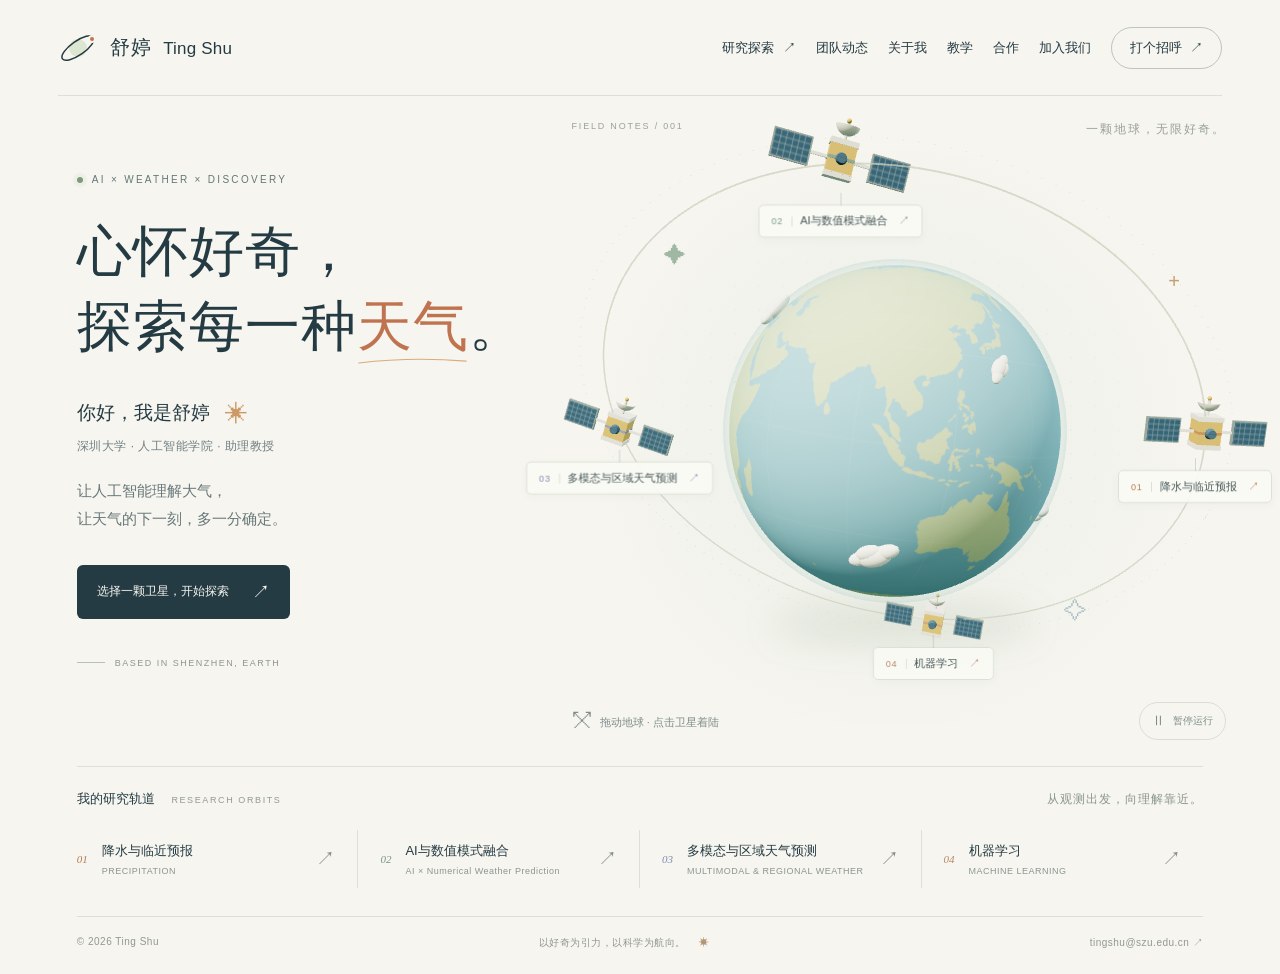
<file: index.html>
<!doctype html>
<html lang="zh-CN">
<head>
  <meta charset="UTF-8">
  <meta name="viewport" content="width=device-width,initial-scale=1">
  <meta name="theme-color" content="#f6f5ef">
  <meta name="description" content="舒婷 Ting Shu，深圳大学人工智能学院助理教授。探索人工智能与气象的交汇：降水临近预报、AI与数值模式融合、多模态与区域天气预测与机器学习。">
  <title>舒婷 Ting Shu · AI × Weather</title>
  <link rel="icon" href="./favicon.svg" type="image/svg+xml">
  <link rel="stylesheet" href="./styles.css?v=news1">
  <link rel="stylesheet" href="./machine-learning.css?v=visual-first1">
  <link rel="stylesheet" href="./precipitation.css?v=visual-first1">
  <link rel="stylesheet" href="./numerical-modeling.css?v=visual-first1">
  <link rel="stylesheet" href="./multimodal-weather.css?v=visual-first1">
  <link rel="stylesheet" href="./teaching.css?v=paper1">
  <link rel="stylesheet" href="./join-maze.css?v=visual-first1">
  <link rel="stylesheet" href="./collaboration-network.css?v=islands1">
  <link rel="stylesheet" href="./news.css?v=balloons4">
  <link rel="stylesheet" href="./about.css?v=visual-first1">
</head>
<body>
  <a class="skip-link" href="#research-list">跳转到研究方向</a>
  <header class="site-header">
    <a class="identity" href="#" aria-label="舒婷，返回首页">
      <svg class="brand-icon" viewBox="0 0 40 40" aria-hidden="true"><circle cx="20" cy="20" r="9"/><ellipse cx="20" cy="20" rx="19" ry="7" transform="rotate(-35 20 20)"/><circle class="brand-dot" cx="34" cy="11" r="3"/></svg>
      <span class="brand-name">舒婷 <span>Ting Shu</span></span>
      <span class="brand-divider"></span><span class="brand-note">A LITTLE PLANET OF IDEAS</span>
    </a>
    <nav aria-label="主导航">
      <a class="nav-research" href="#research-list">研究探索 <span>↗</span></a>
      <a href="#news" data-section-link>团队动态</a>
      <a class="nav-about" href="#about" data-section-link>关于我</a>
      <a href="#teaching" data-section-link>教学</a>
      <a href="#collaboration" data-section-link>合作</a>
      <a href="#join" data-section-link>加入我们</a>
      <a class="contact-link" href="mailto:tingshu@szu.edu.cn">打个招呼 <span>↗</span></a>
    </nav>
  </header>

  <main id="home">
    <section class="hero" aria-labelledby="home-title">
      <div class="intro">
        <div class="eyebrow"><span class="live-dot"></span> AI × WEATHER × DISCOVERY</div>
        <h1 id="home-title">心怀好奇，<br>探索每一种<span class="weather-word">天气<svg viewBox="0 0 190 15" aria-hidden="true"><path d="M3 10Q94 -1 185 7"/></svg></span>。</h1>
        <p class="hello">你好，我是舒婷 <span class="hello-star">✳</span></p>
        <p class="affiliation">深圳大学 · 人工智能学院 · 助理教授</p>
        <p class="intro-copy">让人工智能理解大气，<br>让天气的下一刻，多一分确定。</p>
        <a class="explore-button" href="#research-list">选择一颗卫星，开始探索 <span>↗</span></a>
        <div class="personal-coordinate"><span class="coordinate-line"></span> BASED IN SHENZHEN, EARTH</div>
      </div>

      <div class="universe" id="universe" data-state="loading" aria-label="3D 地球与四颗研究方向卫星">
        <div class="universe-grid" aria-hidden="true"></div>
        <div class="scene-caption"><span>FIELD NOTES / 001</span><span>一颗地球，无限好奇。</span></div>
        <span class="spark spark-a" aria-hidden="true">✦</span><span class="spark spark-b" aria-hidden="true">+</span><span class="spark spark-c" aria-hidden="true">✧</span>
        <div id="scene" aria-hidden="true"></div>
        <div class="planet-shadow" aria-hidden="true"></div>
        <div id="satellite-labels" aria-label="选择研究卫星"></div>
        <div id="scene-loading" role="status">正在唤醒这颗小星球<span>···</span></div>
        <div class="fallback-planet" hidden aria-hidden="true">🌏</div>
        <div class="scene-bottom"><span id="scene-hint"><span class="drag-mark">⤧</span> 拖动地球 · 点击卫星着陆</span><button id="motion-toggle" type="button" aria-pressed="false" aria-label="暂停地球自转与卫星公转"><span class="pause-symbol">Ⅱ</span><span class="motion-text">暂停运行</span></button></div>
      </div>
    </section>

    <section class="research-section" id="research-list" aria-labelledby="research-heading">
      <div class="section-caption"><h2 id="research-heading">我的研究轨道 <span>RESEARCH ORBITS</span></h2><span>从观测出发，向理解靠近。</span></div>
      <div id="research-links" class="research-links"></div>
    </section>
    <footer><span>© <span id="year">2026</span> Ting Shu</span><span>以好奇为引力，以科学为航向。 <span class="footer-star">✴</span></span><a href="mailto:tingshu@szu.edu.cn">tingshu@szu.edu.cn ↗</a></footer>
  </main>

  <main id="news-page" hidden tabindex="-1" aria-labelledby="news-title"></main>

  <main id="about-page" hidden tabindex="-1" aria-labelledby="ab-title"></main>

  <main id="collaboration-page" hidden tabindex="-1" aria-labelledby="cn-title"></main>

  <main id="join-page" hidden tabindex="-1" aria-labelledby="jm-title"></main>

  <main id="teaching-page" hidden tabindex="-1" aria-labelledby="tc-title"></main>

  <main id="research-page" hidden tabindex="-1">
    <div class="research-cloud-dock">
      <details class="research-cloud" id="research-switcher">
        <summary aria-label="切换研究方向">
          <svg viewBox="0 0 220 100" aria-hidden="true"><path d="M31 92C-1 92-3 47 29 44C28 15 62 3 81 25C96 1 133 3 145 29C166 8 195 23 193 48C226 47 229 92 197 92Z"/></svg>
          <span><strong id="research-cloud-current">研究方向</strong><small>其他方向 <i aria-hidden="true">⌄</i></small></span>
        </summary>
        <nav class="research-subnav" aria-label="研究方向">
          <a href="#research/learning">机器学习</a>
          <a href="#research/precipitation">降水与临近预报</a>
          <a href="#research/clouds">AI与数值模式融合</a>
          <a href="#research/multimodal">多模态与区域天气预测</a>
        </nav>
      </details>
    </div>
    <div id="ml-page" hidden></div>
    <div id="precipitation-page" hidden></div>
    <div id="numerical-page" hidden></div>
    <div id="multimodal-page" hidden></div>
    <button class="back-button" id="back-home" type="button">← 返回研究轨道</button>
    <div class="destination-layout">
      <div class="destination-intro"><div class="eyebrow" id="destination-number"></div><h1 id="destination-title"></h1><p class="destination-english" id="destination-english"></p><p class="destination-description" id="destination-description"></p><div class="topic-tags" id="topic-tags"></div></div>
      <div class="landing-art" aria-hidden="true"><div class="art-orbit"></div><div class="art-sun"></div><div class="art-cloud cloud-one"></div><div class="art-cloud cloud-two"></div><div class="art-hill hill-back"></div><div class="art-hill hill-front"></div><div class="observatory"><div class="radar-dish"></div><div class="radar-pole"></div><div class="station-body"><i></i><i></i><i></i></div></div><div class="landing-label">HELLO, NEW PERSPECTIVE.</div></div>
    </div>
    <section class="selected-papers"><div class="section-caption"><h2>从这些工作开始 <span>SELECTED RESEARCH</span></h2><span>研究方向速览</span></div><div id="paper-list"></div></section>
    <div class="destination-footer"><span>每一个问题，都是一次新的出发。</span><button class="text-button" id="next-research" type="button">探索下一条轨道 ↗</button></div>
  </main>


  <div id="flight-overlay" aria-hidden="true"><div class="flight-cloud cloud-left"></div><div class="flight-cloud cloud-right"></div><div class="flight-copy"><span class="flight-marker">↓</span><span id="flight-text">准备着陆</span><span class="flight-small">A CLOSER LOOK AT OUR WORLD</span></div></div>
  <p id="announcement" class="sr-only" aria-live="polite"></p>
  <noscript><p class="no-script">请启用 JavaScript 体验 3D 地球。研究方向包括降水与临近预报、AI与数值模式融合、多模态与区域天气预测和机器学习。联系：<a href="mailto:tingshu@szu.edu.cn">tingshu@szu.edu.cn</a></p></noscript>
  <script type="module" src="./app.js?v=news-manager1"></script>
</body>
</html>
</file>
<file: styles.css>
@font-face{font-family:LocalSerif;src:local("Songti SC"),local("STSong");font-display:swap}
:root{--paper:#f6f5ef;--ink:#253b43;--muted:#718084;--line:#dedfd5;--orange:#bf744f;--sage:#dbe5ce;--blue:#5b8fa4;--accent:#c68157;font-family:-apple-system,BlinkMacSystemFont,"Segoe UI","PingFang SC","Microsoft YaHei",sans-serif;color:var(--ink);background:var(--paper);font-synthesis:none;scroll-behavior:smooth}
*{box-sizing:border-box}body{margin:0}button,a{-webkit-tap-highlight-color:transparent}button{font:inherit;color:inherit;cursor:pointer}a{color:inherit;text-decoration:none}button{border:0;background:none}button:focus-visible,a:focus-visible{outline:2px solid var(--orange);outline-offset:6px}button:disabled{cursor:default}button,a{touch-action:manipulation}[hidden]{display:none!important}::selection{background:#dbe7cf}.sr-only{position:absolute;width:1px;height:1px;padding:0;margin:-1px;overflow:hidden;clip:rect(0,0,0,0);white-space:nowrap;border:0}.skip-link{position:fixed;top:-80px;left:20px;z-index:100;background:var(--ink);color:white;padding:15px}.skip-link:focus{top:10px}
.site-header{height:96px;margin:0 4.5%;display:flex;align-items:center;justify-content:space-between;border-bottom:1px solid var(--line);gap:20px;position:relative;z-index:20}.identity{display:flex;align-items:center;gap:12px;flex-shrink:0}.brand-icon{width:40px;height:40px;stroke:var(--ink);fill:none;stroke-width:1.5}.brand-icon>circle:first-child{fill:#dce6d0;stroke:none}.brand-icon .brand-dot{fill:var(--orange);stroke:var(--paper);stroke-width:2}.brand-name{font-size:20px;font-weight:600;letter-spacing:1px}.brand-name span{font-size:17px;font-weight:400;letter-spacing:.2px;margin-left:5px}.brand-divider{height:22px;width:1px;background:var(--line);margin:0 7px}.brand-note{font-size:9px;letter-spacing:1.7px;color:var(--muted)}nav{display:flex;align-items:center;gap:32px;font-size:13px}nav button{padding:10px 0}nav a:hover,nav button:hover{color:var(--orange)}nav a span{margin-left:5px}.contact-link{border:1px solid #bcc6bd;border-radius:50px;padding:11px 18px}
.hero{max-width:1580px;margin:auto;display:grid;grid-template-columns:36% 64%;padding-left:6%;min-height:620px;height:min(690px,calc(100svh - 230px));position:relative;align-items:center}.intro{position:relative;z-index:3;padding-bottom:20px}.eyebrow{font-size:10px;letter-spacing:2.3px;color:#637878;display:flex;gap:9px;align-items:center;font-weight:500}.live-dot{width:6px;height:6px;border-radius:50%;background:#7e9a79;box-shadow:0 0 0 4px #7e9a7910}h1{font-family:LocalSerif,"Songti SC","Noto Serif CJK SC",serif;font-weight:400;font-size:clamp(38px,4.3vw,67px);line-height:1.36;letter-spacing:1px;margin:30px 0 27px;white-space:nowrap}.weather-word{color:var(--orange);position:relative}.weather-word svg{position:absolute;width:100%;height:15px;left:0;bottom:-12px;fill:none;stroke:#d9ac78;stroke-width:2;stroke-linecap:round}.hello{font-size:19px;font-weight:500;margin:35px 0 10px}.hello-star{display:inline-block;color:#cd9965;font-size:23px;margin-left:10px;vertical-align:middle}.affiliation{font-size:12px;letter-spacing:.5px;color:var(--muted);margin:0}.intro-copy{font-size:15px;line-height:1.9;color:#68787a;margin-top:22px}.explore-button{display:inline-flex;align-items:center;gap:23px;background:var(--ink);color:var(--paper);border-radius:6px;padding:15px 20px;font-size:12px;transition:transform .2s,background .2s;margin-top:16px}.explore-button:hover{background:#3d565b;transform:translateY(-2px)}.explore-button>span{font-size:18px}.personal-coordinate{display:flex;align-items:center;gap:10px;font-size:9px;color:#8d9790;letter-spacing:1.5px;margin-top:39px}.coordinate-line{height:1px;width:28px;background:#b7c2b7}
.universe{position:relative;width:100%;height:100%;min-height:610px;isolation:isolate;overflow:hidden}.universe-grid{position:absolute;inset:8% 1% 6% 1%;border-radius:50%;background:radial-gradient(circle at center,#dce8dc77,transparent 64%);z-index:-3}.universe-grid:after{content:"";position:absolute;inset:5%;background-image:radial-gradient(#9fb5a44f .8px,transparent .8px);background-size:24px 24px;mask-image:radial-gradient(ellipse,#0005 15%,transparent 69%)}#scene{position:absolute;inset:0;z-index:0;touch-action:pan-y;cursor:grab}#scene:active{cursor:grabbing}#scene canvas{display:block;width:100%;height:100%}.scene-caption{position:absolute;top:25px;left:8%;right:7%;display:flex;justify-content:space-between;color:#99a29a;font-size:9px;letter-spacing:1.8px;z-index:2;pointer-events:none}.scene-caption>span:last-child{letter-spacing:2px;font-family:LocalSerif,serif;font-size:12px}.planet-shadow{position:absolute;left:34%;top:77%;width:34%;height:25px;background:#617d5833;border-radius:50%;filter:blur(18px);z-index:-1;pointer-events:none}.spark{position:absolute;pointer-events:none;color:#a0b8a3;z-index:0}.spark-a{left:20%;top:22%;font-size:22px}.spark-b{right:13%;top:26%;font-size:20px;color:#c3a172}.spark-c{right:25%;bottom:21%;font-size:23px;color:#a9bdc3}.scene-bottom{position:absolute;bottom:26px;left:8%;right:7%;display:flex;align-items:center;justify-content:space-between;gap:16px;font-size:11px;color:#7e8d8b;z-index:4}.drag-mark{font-size:20px;vertical-align:-2px;margin-right:5px}#motion-toggle{display:flex;align-items:center;gap:8px;min-height:38px;padding:0 12px;border:1px solid #d9ded2;border-radius:50px;font-size:10px;background:#f6f5efd9}#motion-toggle:hover{background:#e8eddf}.pause-symbol{font-size:13px}.satellite-label{position:absolute;top:0;left:0;z-index:5;transform:translate(-999px,-999px);padding:8px 12px;display:flex;align-items:center;gap:8px;white-space:nowrap;border:1px solid #dce1d5;border-radius:5px;background:#fafaf5ed;box-shadow:0 3px 10px #3d514909;color:#455759;font-size:11px;transition:background .2s,border-color .2s,box-shadow .2s;will-change:transform}.satellite-label .label-number{font-size:9px;color:var(--accent);letter-spacing:.8px;border-right:1px solid #dce0d4;padding-right:8px}.satellite-label .label-arrow{color:var(--accent);margin-left:3px}.satellite-label:hover,.satellite-label:focus-visible,.satellite-label.is-active{background:#fffef9;border-color:var(--accent);box-shadow:0 4px 18px #77533918}.satellite-label:before{content:"";position:absolute;width:1px;height:13px;background:#a8b7a577;bottom:100%;left:50%}#scene-loading{position:absolute;top:50%;left:50%;transform:translate(-50%,-50%);font-size:12px;letter-spacing:2px;color:var(--muted);z-index:10}#scene-loading>span{margin-left:8px}.fallback-planet{position:absolute;left:50%;top:46%;transform:translate(-50%,-50%);font-size:190px;filter:saturate(.6)}.universe.is-fallback .satellite-label{transform:none!important;position:static;margin:8px}.universe.is-fallback #satellite-labels{position:absolute;bottom:65px;display:flex;justify-content:center;flex-wrap:wrap}.universe.is-fallback .satellite-label:before{display:none}
.research-section{margin:0 6%;border-top:1px solid var(--line);padding-top:23px;scroll-margin-top:30px}.section-caption{display:flex;align-items:center;justify-content:space-between;gap:20px}.section-caption h2{font-size:13px;font-weight:500;margin:0}.section-caption h2 span{font-size:9px;color:#929b93;letter-spacing:1.6px;margin-left:13px;font-weight:400}.section-caption>span{font-family:LocalSerif,serif;font-size:12px;letter-spacing:1px;color:#8a968d}.research-links{display:grid;grid-template-columns:repeat(4,1fr);margin:22px 0 28px}.research-link{display:flex;text-align:left;align-items:center;gap:14px;padding:12px 22px;border-right:1px solid var(--line);transition:background .2s;border-radius:0}.research-link:first-child{padding-left:0}.research-link:last-child{border-right:0}.research-link:hover{background:#e8ecdf88}.research-link .research-number{font-size:11px;color:var(--accent);font-family:Georgia,serif;font-style:italic}.research-link strong{font-size:13px;font-weight:500;display:block;margin-bottom:6px}.research-link small{font-size:9px;color:#8b9691;letter-spacing:.5px;display:block}.research-link .arrow{margin-left:auto;color:#839187;font-size:19px}footer{margin:0 6%;padding:19px 0 24px;border-top:1px solid var(--line);display:flex;justify-content:space-between;gap:20px;font-size:10px;color:#909990;letter-spacing:.5px}.footer-star{color:#b49572;margin-left:10px}footer a:hover{color:var(--ink)}
#flight-overlay{position:fixed;inset:0;pointer-events:none;z-index:50;overflow:hidden;visibility:hidden}#flight-overlay.active{visibility:visible}.flight-cloud{position:absolute;width:150vmax;height:150vmax;background:#edf2e9;box-shadow:0 0 100px 100px #edf2e9;border-radius:50%;top:60%;transition:transform 1s cubic-bezier(.5,0,.2,1)}.cloud-left{right:80%;transform:translate(-50%,30%)}.cloud-right{left:80%;transform:translate(50%,30%)}#flight-overlay.covered .cloud-left{transform:translate(50%,-50%)}#flight-overlay.covered .cloud-right{transform:translate(-50%,-50%)}.flight-copy{position:absolute;inset:0;display:flex;flex-direction:column;align-items:center;justify-content:center;gap:15px;opacity:0;transition:opacity .35s;color:var(--ink)}#flight-overlay.covered .flight-copy{opacity:1}.flight-marker{width:48px;height:48px;border:1px solid #bac8b4;border-radius:50%;display:grid;place-items:center;font-size:25px}.flight-small{font-size:9px;letter-spacing:3px;color:#879782}#flight-text{font-family:LocalSerif,serif;font-size:24px;letter-spacing:2px}.is-traveling .satellite-label,.is-traveling .scene-bottom{opacity:0;pointer-events:none}.is-traveling .intro{opacity:.3;transition:opacity .6s}
#research-page{max-width:1180px;margin:auto;padding:35px 35px 50px;min-height:calc(100svh - 96px)}.back-button{font-size:12px;color:var(--muted);padding:10px 0}.back-button:hover{color:var(--orange)}.destination-layout{display:grid;grid-template-columns:1.2fr 1fr;align-items:center;gap:60px;margin:45px 0 55px}.destination-intro h1{font-size:46px;white-space:normal;margin:20px 0 7px}.destination-english{color:#8a9a92;font-size:13px;letter-spacing:1px}.destination-description{font-size:15px;line-height:2;color:#637676;max-width:510px;margin:25px 0}.topic-tags{display:flex;flex-wrap:wrap;gap:8px}.topic-tags span{font-size:11px;border:1px solid #d8dfd1;padding:7px 12px;border-radius:50px}.landing-art{height:310px;position:relative;overflow:hidden;border-radius:48% 48% 12px 12px;background:#e5ebe0}.art-sun{width:60px;height:60px;border-radius:50%;background:#e7cb94;position:absolute;right:65px;top:45px}.art-orbit{width:330px;height:330px;border:1px solid #c8d6c3;border-radius:50%;position:absolute;left:45px;top:35px}.art-hill{position:absolute;width:120%;height:180px;border-radius:50%;bottom:-75px;left:-10%;background:#9eb49a}.hill-back{bottom:-30px;left:23%;background:#cad6bd}.hill-front{transform:rotate(12deg)}.art-cloud{position:absolute;width:75px;height:23px;background:#f6f6ef;border-radius:30px}.art-cloud:before,.art-cloud:after{content:"";position:absolute;background:inherit;border-radius:50%;width:35px;height:35px;top:-16px;left:11px}.art-cloud:after{left:32px;top:-9px}.cloud-one{left:42px;top:95px}.cloud-two{right:32px;top:160px;transform:scale(.7)}.observatory{position:absolute;left:44%;bottom:53px;width:100px;height:150px}.station-body{position:absolute;bottom:0;width:95px;height:65px;background:#faf5e9;border-radius:10px 10px 2px 2px;transform:skewY(-3deg);box-shadow:12px 6px 0 #dbcfb6;display:flex;gap:8px;align-items:center;justify-content:center}.station-body i{width:14px;height:21px;background:#7299a1;border:3px solid #d6e1df}.radar-pole{position:absolute;width:7px;height:70px;background:#7b938d;bottom:50px;left:45px;transform:rotate(12deg)}.radar-dish{width:73px;height:38px;border-radius:0 0 60px 60px;background:#eee8d8;box-shadow:0 5px 0 #b8c8bc;transform:rotate(-33deg);position:absolute;top:9px;left:15px;z-index:2}.radar-dish:before{content:"";width:3px;height:35px;background:#819b95;position:absolute;left:34px;top:-19px}.radar-dish:after{content:"";width:9px;height:9px;border-radius:50%;background:#c08856;position:absolute;left:31px;top:-23px}.landing-label{position:absolute;left:22px;bottom:18px;color:#f7f6ed;font-size:8px;letter-spacing:2px}.selected-papers{border-top:1px solid var(--line);padding-top:22px}.paper-row{display:grid;grid-template-columns:55px 1fr auto;gap:20px;padding:26px 0;border-bottom:1px solid var(--line);align-items:start}.paper-year{font-size:12px;color:var(--orange);padding-top:3px}.paper-title{font-family:Georgia,"Songti SC",serif;font-weight:400;font-size:19px;line-height:1.5;margin:0 0 8px}.paper-venue{font-size:11px;color:#819086}.paper-link{font-size:11px;white-space:nowrap;padding:8px 0}.paper-link:hover{color:var(--orange)}.destination-footer{display:flex;justify-content:space-between;align-items:center;gap:20px;margin-top:33px;font-size:12px;color:#83917f}.text-button{font-size:12px;color:var(--ink);padding:10px 0}
dialog{border:1px solid #dce1d4;border-radius:15px;background:var(--paper);color:var(--ink);width:min(570px,calc(100% - 30px));padding:45px;box-shadow:0 30px 100px #162e3033;max-height:90svh}dialog::backdrop{background:#243e4555;backdrop-filter:blur(7px)}.close-dialog{position:absolute;right:16px;top:12px;font-size:26px;width:36px;height:36px;color:var(--muted)}dialog h2{font-family:LocalSerif,serif;font-size:32px;font-weight:400;margin-bottom:8px}dialog p{font-size:13px;line-height:1.9;color:#657978}.about-en{font-size:12px!important;color:#87998b!important}.about-history{display:grid;grid-template-columns:1fr 1.5fr;gap:14px;font-size:12px;margin:30px 0;padding-top:20px;border-top:1px solid var(--line)}.about-history small{font-size:11px;color:var(--muted)}.no-script{padding:30px}
@media(min-width:1600px){.hero{height:720px}.universe{min-height:680px}}
@media(max-width:1100px){.brand-note,.brand-divider{display:none}.hero{grid-template-columns:38% 62%;padding-left:5%;height:620px}.intro h1{font-size:43px}.universe{min-height:600px}.research-link{gap:10px;padding:10px 13px}.research-link strong{font-size:12px}.scene-caption{left:8%;right:9%}.satellite-label{font-size:10px;padding:7px 9px}.satellite-label .label-arrow{display:none}.scene-bottom{left:8%;right:8%;font-size:10px}.intro-copy{font-size:14px}.affiliation{font-size:11px}.explore-button{padding:14px 17px;font-size:11px;gap:15px}}
@media(max-width:760px){.site-header{height:78px;margin:0 6%}.brand-name{font-size:17px}.brand-name span{font-size:13px}.brand-icon{width:31px;height:31px}.identity{gap:8px}nav{gap:19px;font-size:12px}.contact-link{display:none}.hero{display:flex;flex-direction:column;padding:0;height:auto;min-height:0}.intro{width:100%;padding:42px 8% 0;display:block}.eyebrow{font-size:9px;letter-spacing:1.6px}.intro h1{font-size:44px;line-height:1.3;margin:24px 0}.hello{margin:25px 0 7px;font-size:17px}.affiliation{font-size:11px}.intro-copy{margin:17px 0 0;font-size:13px;line-height:1.8}.intro-copy br{display:none}.explore-button{margin-top:22px}.personal-coordinate{display:none}.universe{height:500px;min-height:0;margin:2px 0 0}.scene-caption{top:28px;left:8%;right:8%;font-size:8px}.scene-caption>span:last-child{font-size:10px}.scene-bottom{bottom:22px;font-size:10px}.satellite-label{font-size:10px;padding:7px 8px;gap:6px}.satellite-label .label-number{font-size:8px;padding-right:6px}.satellite-label .label-arrow{display:none}.research-section{margin:0 8%;padding-top:22px}.section-caption>span{display:none}.section-caption h2{font-size:12px}.section-caption h2 span{font-size:8px;margin-left:10px}.research-links{grid-template-columns:1fr 1fr;gap:0;margin:15px 0 25px}.research-link{padding:17px 9px 17px 0!important;border-bottom:1px solid var(--line);gap:9px}.research-link:nth-child(even){border-right:0;padding-left:14px!important}.research-link:nth-last-child(-n+2){border-bottom:0}.research-link strong{font-size:11px}.research-link small{font-size:8px}.research-link .arrow{font-size:16px}footer{margin:0 8%;padding:20px 0 26px;flex-wrap:wrap;gap:15px;font-size:9px}footer>span:nth-child(2){display:none}#research-page{padding:23px 8% 35px}.destination-layout{grid-template-columns:1fr;gap:25px;margin:30px 0}.destination-intro h1{font-size:35px}.destination-english{font-size:11px}.destination-description{font-size:14px}.landing-art{height:240px}.paper-row{grid-template-columns:40px 1fr;gap:10px}.paper-title{font-size:16px}.paper-link{grid-column:2;padding:0}.destination-footer{font-size:11px;align-items:start;flex-direction:column;gap:7px}dialog{padding:35px 25px}.about-history{grid-template-columns:1fr 1.3fr}.brand-name{letter-spacing:0}}
@media(pointer:coarse){.satellite-label{min-height:44px}.site-header nav button,.site-header nav a{min-height:44px;display:inline-flex;align-items:center}#motion-toggle{min-height:44px}.close-dialog{min-width:44px;min-height:44px}}
@media(max-width:380px){.brand-name span{display:none}nav{gap:15px}.intro h1{font-size:38px}.universe{height:450px}.satellite-label{font-size:9px}.scene-bottom{left:6%;right:6%}.research-link strong{font-size:10px}.research-link small{letter-spacing:0}}
.personal-section:focus,.join-section:focus{outline:none}.site-header nav{gap:26px}.site-header nav a:is([aria-current="location"],[aria-current="page"]){color:var(--orange)}.course .code-glyph{white-space:nowrap;font-size:20px;letter-spacing:-1px}
.personal-section{margin:0 6%;padding:72px 0;display:grid;grid-template-columns:1fr 1.25fr;gap:9%;border-top:1px solid var(--line);scroll-margin-top:30px}.section-index{font-size:10px;letter-spacing:2px;color:#8a978a}.section-intro h2,.join-heading h2{font-size:15px;font-weight:500;letter-spacing:2px;margin:17px 0 25px}.title-flower{margin-left:14px;color:#bd9469;font-size:22px;vertical-align:-2px}.section-lead{font-family:LocalSerif,"Songti SC",serif;font-size:34px;line-height:1.6;letter-spacing:1px;margin:0 0 22px}.section-description{font-size:13px;line-height:2;color:#74837a;margin:0}.course-list{display:grid;gap:25px}.course{display:grid;grid-template-columns:70px 1fr;gap:25px;padding:24px 0;border-bottom:1px solid var(--line)}.course:last-child{border-bottom:0;padding-bottom:0}.course-glyph{width:65px;height:65px;border-radius:20px;display:grid;place-items:center;transform:rotate(-6deg);background:#e5eadc;color:#7a9380;font-family:monospace;font-size:25px}.chip-glyph{background:#e7e6da;color:#aa956c;transform:rotate(6deg);font-size:39px}.course-kicker{font-size:9px;letter-spacing:1.7px;color:#92a08d}.course h3{font-size:20px;font-weight:500;margin:8px 0}.course-en{font-size:11px!important;letter-spacing:.5px;color:#8b968b!important;margin:0 0 15px!important}.course p{font-size:13px;line-height:1.9;color:#6f7f78;margin:0}.course-tags{display:flex;flex-wrap:wrap;gap:14px;margin-top:16px;font-size:10px;color:#89947d}.course-tags span:before{content:'·';margin-right:7px;color:#bd956c}.inline-contact{display:inline-flex;gap:30px;align-items:center;margin-top:30px;font-size:12px;padding-bottom:10px;border-bottom:1px solid #b2bcaa}.inline-contact:hover{color:var(--orange)}.inline-contact span{font-size:17px}.collaboration-list article{display:flex;align-items:flex-start;gap:22px;padding:26px 0;border-bottom:1px solid var(--line)}.collaboration-list article:first-child{padding-top:12px}.collaboration-list article:last-child{border:0;padding-bottom:0}.collaboration-number{font:italic 15px Georgia,serif;color:#b28e65;padding-top:2px}.collaboration-list h3{font-size:17px;font-weight:500;margin:0 0 12px}.collaboration-list p{font-size:13px;line-height:1.9;color:#77857c;margin:0;max-width:410px}.collaboration-symbol{margin-left:auto;color:#a0ac96;font-size:20px}.join-section{margin:10px 6% 65px;padding:48px 5%;background:#e6ebdf;border-radius:12px;position:relative;isolation:isolate;display:grid;grid-template-columns:1fr 1.1fr;gap:8%;scroll-margin-top:30px;overflow:hidden}.join-heading h2{margin-bottom:20px}.join-heading .section-lead{font-size:33px}.join-content{padding-top:13px;position:relative;z-index:1}.join-content>p{font-size:13px;line-height:2;color:#687d70;margin:0 0 14px}.join-content .explore-button{margin-top:8px}.join-email{display:block;font-size:11px;color:#7a8e7d;margin-top:17px}.join-illustration{position:absolute;width:240px;height:200px;left:15%;bottom:-95px;z-index:-1;opacity:.55;transform:rotate(-20deg)}.join-planet{position:absolute;width:120px;height:120px;border-radius:50%;background:#c2d1b6;left:60px;top:45px;box-shadow:inset -15px -12px 0 #b6c8ad}.join-orbit{position:absolute;width:240px;height:90px;border:1px solid #a6b999;border-radius:50%;left:0;top:60px}.orbit-two{transform:rotate(65deg)}.join-star{position:absolute;right:3px;top:35px;font-size:26px;color:#b49a6e}.join-mini-star{position:absolute;left:15px;bottom:10px;font-size:22px;color:#95aa87}
@media(min-width:1600px){.personal-section,.join-section{max-width:1400px;margin-left:auto;margin-right:auto}}
@media(max-width:1280px){.brand-note,.brand-divider{display:none}.site-header nav{gap:23px}}
@media(max-width:1000px){.site-header{height:auto;min-height:105px;flex-wrap:wrap;gap:12px;padding:17px 0 0}.site-header nav{width:100%;justify-content:space-between;gap:15px;padding-bottom:10px}.site-header .contact-link{display:none}.site-header nav a,.site-header nav button{padding:9px 0}.personal-section{gap:6%;grid-template-columns:1fr 1.2fr}.section-lead{font-size:29px}.course{grid-template-columns:45px 1fr;gap:18px}.course-glyph{width:45px;height:45px;font-size:20px;border-radius:13px}.chip-glyph{font-size:30px}.join-section{gap:6%;padding:35px 5%}.join-heading .section-lead{font-size:28px}}
@media(max-width:760px){.site-header{margin:0 6%;min-height:116px;gap:12px}.site-header nav{font-size:12px;gap:10px;padding-bottom:6px}.personal-section{margin:0 8%;padding:42px 0;grid-template-columns:1fr;gap:24px;scroll-margin-top:22px}.section-index{font-size:9px}.section-intro h2{margin:14px 0 17px}.section-lead{font-size:29px;line-height:1.5;margin-bottom:17px}.section-description{font-size:12px}.section-description br{display:none}.course{grid-template-columns:48px 1fr;gap:20px;padding:19px 0}.course-list{gap:5px}.course-glyph{width:48px;height:48px}.course h3{font-size:18px}.course p{font-size:12px}.course-tags{gap:10px}.collaboration-list article{gap:15px;padding:22px 0}.collaboration-list h3{font-size:16px}.collaboration-list p{font-size:12px}.collaboration-list article:first-child{padding-top:0}.inline-contact{margin-top:22px}.join-section{margin:0 8% 36px;padding:30px 24px;grid-template-columns:1fr;gap:5px;scroll-margin-top:22px}.join-heading h2{margin:12px 0 18px}.join-heading .section-lead{font-size:28px}.join-content{padding-top:0}.join-content>p{font-size:12px}.join-illustration{left:auto;right:-110px;bottom:50px;opacity:.3}.join-content .explore-button{gap:30px}.join-email{font-size:10px}.collaboration-symbol{font-size:17px}}
@media(prefers-reduced-motion:reduce){:root{scroll-behavior:auto}*,*:before,*:after{animation-duration:.01ms!important;transition-duration:.01ms!important}.flight-cloud{transition:none}}

/* One small cloud keeps the illustration in the foreground. */
.research-cloud-dock{position:sticky;top:10px;height:0;z-index:18;pointer-events:none}
.research-cloud{position:absolute;right:2.5%;top:5px;pointer-events:auto}
.research-cloud summary{position:relative;width:220px;height:100px;list-style:none;cursor:pointer;color:#75897f;touch-action:manipulation}
.research-cloud summary::-webkit-details-marker{display:none}
.research-cloud summary svg{width:100%;height:100%;overflow:visible;filter:drop-shadow(0 3px 4px #516f5b0a);transition:transform .2s}
.research-cloud summary path{fill:#fafaf3;stroke:#d5dfd0;stroke-width:.9}
.research-cloud summary>span{position:absolute;left:15px;right:15px;top:44px;text-align:center;letter-spacing:.3px}
.research-cloud summary strong{display:block;font-size:12px;line-height:19px;font-weight:500;color:#526f61;white-space:nowrap}
.research-cloud summary small{display:block;margin-top:3px;font-size:10px;line-height:16px;color:#8a9787}
.research-cloud summary i{font-style:normal;display:inline-block;transition:transform .2s}
.research-cloud[open] summary i{transform:rotate(180deg)}
.research-cloud summary:hover svg{transform:translateY(-2px)}
.research-cloud summary:focus-visible{outline:2px solid #92aa95;outline-offset:3px;border-radius:50%}
.research-subnav{position:absolute;right:0;top:104px;display:flex;flex-direction:column;align-items:stretch;gap:2px;width:225px;padding:12px;background:#fafaf4;border:1px solid #e0e5d7;border-radius:19px;box-shadow:0 12px 35px #465d4912;font-size:12px}
.research-subnav a{display:flex;align-items:center;gap:10px;min-height:43px;padding:10px 12px;border-radius:12px;color:#728178;white-space:nowrap}
.research-subnav a::before{content:"";width:4px;height:4px;border-radius:50%;background:currentColor;opacity:.25;flex-shrink:0}
.research-subnav a:hover{background:#f0f2e9;color:#405d53}
.research-subnav a[aria-current="page"]{color:#36574b;font-weight:600}
.research-subnav a[aria-current="page"]::before{opacity:1;background:#98ae88;box-shadow:0 0 0 3px #e7eddf}
.research-subnav a:focus-visible{outline-offset:0}
@media(max-width:760px){.research-cloud{position:fixed;right:4%;top:auto;bottom:18px}.research-cloud summary{width:200px;height:91px}.research-cloud summary>span{top:39px;left:12px;right:12px}.research-cloud summary strong{font-size:11px}.research-cloud summary small{font-size:9px;margin-top:1px}.research-subnav{top:auto;bottom:96px}}
@media(prefers-reduced-motion:reduce){.research-cloud summary svg,.research-cloud summary i{transition:none}}

@media(min-width:761px){#research-page.is-multimodal .mm-hero{padding-top:112px}#research-page.is-learning .ml-hero{padding-top:72px}}

@media(min-width:1001px) and (max-width:1380px){.brand-note,.brand-divider{display:none}.site-header nav{gap:20px}}
@media(max-width:760px){.site-header nav{gap:8px;font-size:11px;flex-wrap:wrap}.site-header nav a{white-space:nowrap}}
</file>
<file: machine-learning.css>
/* Machine learning: South China, flowing orbits, and an editorial research archive. */
#research-page.is-learning{max-width:none;padding:0;margin:0;outline:none}#research-page.is-learning>.back-button,#research-page.is-learning>.destination-layout,#research-page.is-learning>.selected-papers,#research-page.is-learning>.destination-footer{display:none}
#ml-page{--ml-gold:#ae8654;--ml-serif:LocalSerif,"Songti SC","Noto Serif CJK SC",Georgia,serif;color:#2d4147;overflow:clip}.ml-breadcrumb{max-width:1400px;margin:0 auto;padding:25px 5% 0;display:flex;align-items:center;gap:15px;font-size:10px;letter-spacing:1px;color:#85918f}.ml-breadcrumb button{padding:7px 0;font-size:11px}.ml-breadcrumb button:hover{color:var(--ml-gold)}.ml-hero{position:relative;max-width:1600px;margin:auto;padding-top:3px;isolation:isolate}.ml-heading{text-align:center;position:relative;z-index:3;pointer-events:none}.ml-heading h1{font-family:var(--ml-serif);font-size:62px;line-height:1.3;letter-spacing:8px;margin:11px 0 6px}.ml-english{font-family:Georgia,serif;font-size:13px;letter-spacing:5px;color:var(--ml-gold);margin:0 0 16px}.ml-subtitle{font-family:var(--ml-serif);font-size:19px;letter-spacing:3px;margin:0;color:#5a6a6b}
.ml-constellation{height:235px;position:relative;margin-top:8px;z-index:4}.ml-stream-container{position:absolute;inset:0;pointer-events:none}.ml-streams{width:100%;height:100%;overflow:visible}.ml-nodes{position:absolute;inset:0 2%}.ml-node{position:absolute;left:var(--x);top:var(--y);transform:translate(-50%,-50%);padding:9px 5px;min-width:108px;display:flex;align-items:center;flex-direction:column;gap:10px;text-align:center;width:180px;max-width:180px;z-index:1;outline-offset:7px;border-radius:8px}.ml-pearl{position:relative;width:29px;height:29px;border:1px solid #fafff5;border-radius:50%;display:block;background:radial-gradient(circle at 30% 22%,#fff 0%,#edf4f7 15%,#b8d4df 43%,#84a6b7 78%,#dbe9e8 100%);box-shadow:2px 6px 10px #73929925,inset -1px -1px 3px #fff;transition:transform .3s,box-shadow .3s;flex-shrink:0}.ml-node.sage .ml-pearl{background:radial-gradient(circle at 30% 22%,#fff 0%,#eef0dc 15%,#c8d4b5 43%,#97ad8e 78%,#e4e9ce 100%)}.ml-node.gold .ml-pearl{background:radial-gradient(circle at 30% 22%,#fff 0%,#f4ead4 15%,#e5d0a6 43%,#c4a275 78%,#eee2c9 100%)}.ml-pearl:before,.ml-pearl:after{content:"";position:absolute;inset:-7px;border:1px solid #bc9a6080;border-radius:50%;opacity:0;transition:opacity .25s}.ml-pearl:after{inset:-13px;border-color:#c9aa6836}.ml-node:hover .ml-pearl,.ml-node:focus-visible .ml-pearl,.ml-node[aria-pressed=true] .ml-pearl{transform:scale(1.15);box-shadow:0 0 28px #d8bd7855}.ml-node:hover .ml-pearl:before,.ml-node:focus-visible .ml-pearl:before,.ml-node[aria-pressed=true] .ml-pearl:before,.ml-node[aria-pressed=true] .ml-pearl:after{opacity:1}.ml-node-label{display:block;min-height:48px}.ml-node-label strong{display:block;white-space:nowrap;font-family:var(--ml-serif);font-weight:500;font-size:17px;letter-spacing:.4px}.ml-node-label>span{display:block;font-family:Georgia,serif;font-size:11px;line-height:1.4;color:#6a7c80;margin:5px auto 0;max-width:165px}.ml-node-hint{pointer-events:none;position:absolute;top:100%;left:50%;transform:translate(-50%,4px);opacity:0;transition:opacity .2s;font-size:10px;white-space:nowrap;padding:8px 11px;border:1px solid #e2dfd0;border-radius:6px;background:#fffdf4f5;color:#7f775f;box-shadow:0 3px 15px #4c5b3e08}.ml-node:hover,.ml-node:focus-visible{z-index:10}.ml-node:hover .ml-node-hint,.ml-node:focus-visible .ml-node-hint{opacity:1}
.ml-earth{position:relative;z-index:1;margin-top:-36px;height:270px;pointer-events:none;overflow:hidden}.ml-earth>img{width:100%;height:100%;display:block;object-fit:fill;object-position:center;opacity:.94;mask-image:linear-gradient(transparent 0,#000 8%,#000 81%,transparent 100%)}.ml-earth-caption{position:absolute;bottom:15px;left:0;right:0;display:flex;justify-content:center;align-items:center;gap:18px;font-family:Georgia,var(--ml-serif);font-size:11px;letter-spacing:2px;color:#81918d}.ml-earth-caption>span{width:26px;height:1px;background:#c8b795}.ml-hero-bottom{padding:0 6% 23px;display:flex;justify-content:center;gap:20px;align-items:center;font-size:10px;letter-spacing:1px;color:#7f8c85}.ml-hero-bottom>span>span{margin-left:8px}.ml-hero-bottom button{border:1px solid #d9ddcf;padding:8px 12px;border-radius:20px;font-size:10px;letter-spacing:.5px}.ml-hero-bottom button:hover{border-color:#bfa47a;background:#eeecdf}
.ml-publications{max-width:1180px;margin:auto;padding:32px 40px 0;scroll-margin-top:25px;outline:none}.ml-papers-heading{text-align:center}.ml-papers-heading h2{font-family:var(--ml-serif);font-size:36px;font-weight:400;letter-spacing:4px;margin:0 0 10px}.ml-papers-heading p{font-family:Georgia,serif;font-size:11px;letter-spacing:4px;color:var(--ml-gold);margin:0}.ml-gold-line{display:block;width:22px;height:1px;background:#b68b55;margin:20px auto 22px}.ml-filters{display:flex;justify-content:center;flex-wrap:wrap;gap:5px}.ml-filters button{border-radius:24px;padding:9px 14px;min-height:36px;font-size:11px;color:#677678;transition:background .2s,color .2s}.ml-filters button:hover{background:#ececdf;color:#4d6265}.ml-filters button[aria-pressed=true]{background:#e6d4af;color:#634f32}.ml-tools{margin:26px 0 9px;display:flex;gap:18px;justify-content:space-between;align-items:center;color:#7c8987;font-size:10px;border-bottom:1px solid #e0e2d7;padding:0 0 15px}.ml-tools p{margin:0}.ml-search-tools{display:flex;gap:17px;align-items:center}.ml-search{display:flex;gap:6px;align-items:center}.ml-search>span:first-child{font-size:20px;color:#8e9d98}.ml-search input{font:inherit;font-size:11px;width:190px;border:0;background:transparent;color:#3d5358;padding:8px 5px;outline-offset:2px}.ml-search input::placeholder{color:#9aA59d}.ml-sort select{border:0;background:transparent;font:inherit;color:#71817d;cursor:pointer;padding:8px 3px}.ml-paper{display:grid;grid-template-columns:210px minmax(0,1fr) 86px;gap:29px;align-items:center;padding:32px 0;border-bottom:1px solid #dedfd4}.ml-diagram{color:#6f8587}.ml-diagram svg{width:100%;height:auto;display:block}.ml-diagram text{font-family:var(--ml-serif);font-size:12px;fill:#708285}.ml-paper-meta{font-family:Georgia,serif;font-size:11px;letter-spacing:.2px;color:#77888a;display:flex;flex-wrap:wrap;align-items:center;gap:8px}.ml-preprint{font-family:inherit;font-size:9px;background:#e8eae2;padding:2px 6px;border-radius:3px;color:#78816f}.ml-paper h3{font-family:var(--ml-serif);font-size:24px;font-weight:500;line-height:1.5;margin:9px 0 4px}.ml-paper-english{font-family:Georgia,serif;font-size:14px;line-height:1.6;margin:0;color:#52656d;overflow-wrap:anywhere}.ml-paper-summary{font-size:14px;line-height:1.9;color:#697970;margin:12px 0 13px}.ml-paper-tags{display:flex;flex-wrap:wrap;gap:5px}.ml-paper-tags button{font-size:9px;padding:4px 9px;background:#e8ebe2;border-radius:13px;color:#6c7d75;min-height:24px}.ml-paper-tags button:hover{background:#dfe5d5;color:#465e56}.ml-paper-details{font-size:10px;color:#86918a;margin-top:13px;line-height:1.9}.ml-paper-details summary{cursor:pointer;width:fit-content}.ml-paper-details summary:hover{color:var(--ml-gold)}.ml-paper-details p{margin:7px 0;overflow-wrap:anywhere}.ml-paper-details strong{font-weight:600;color:#5c716c}.ml-paper-actions{display:flex;flex-direction:column;align-items:flex-end;gap:15px;font-family:Georgia,serif;color:#9e794c;font-size:12px;white-space:nowrap}.ml-paper-actions a,.ml-paper-actions button{padding:6px 0;font-size:11px}.ml-paper-actions button{font-family:Georgia,serif}.ml-paper-actions a:hover,.ml-paper-actions button:hover{text-decoration:underline;text-underline-offset:5px}.ml-more{text-align:center;margin:34px 0}.ml-more button{border:1px solid #c8cfc1;border-radius:30px;padding:13px 24px;font-size:12px;color:#6c7b70}.ml-more button:hover{background:#e7ecde}.ml-more span{margin-left:15px}.ml-empty{text-align:center;padding:70px 0;color:#7f8e86;font-size:15px}.ml-empty button{font-size:12px}.ml-paper-footer{display:flex;justify-content:space-between;gap:25px;font-size:10px;line-height:1.8;color:#939c91;padding:20px 0 45px}.ml-paper-footer p{margin:0}.ml-paper-footer a{white-space:nowrap;color:#887658}.ml-end{max-width:1180px;margin:auto;padding:25px 40px 38px;border-top:1px solid #dfe1d5;display:flex;justify-content:space-between;gap:20px;font-size:11px;color:#6b7c76}.ml-end>span{color:#929b8d;font-family:var(--ml-serif);letter-spacing:2px}.ml-end button{padding:0;font-size:11px}
#ml-citation-dialog{width:min(720px,90vw);padding:34px;border:1px solid #d9ddcf;border-radius:14px;background:var(--paper);color:var(--ink);box-shadow:0 24px 100px #213a4230;max-height:85svh}#ml-citation-dialog::backdrop{background:#223d4355;backdrop-filter:blur(5px)}.ml-close{position:absolute;right:15px;top:10px;font-size:26px;padding:5px 10px}#ml-citation-dialog h2{font:400 29px var(--ml-serif);margin:20px 0 15px}#ml-citation-paper{font:13px/1.6 Georgia,serif;color:#6b7e81;margin-bottom:20px}#ml-citation-text{width:100%;height:260px;max-height:36svh;border:1px solid #d7decf;border-radius:6px;padding:15px;resize:vertical;font:11px/1.7 ui-monospace,monospace;background:#edf0e6;color:#405754}.ml-citation-actions{display:flex;gap:20px;align-items:center;margin-top:18px;font-size:11px;flex-wrap:wrap}.ml-citation-actions button{background:#344e50;color:#f6f5ef;padding:10px 16px;border-radius:4px;font-size:11px}.ml-citation-actions a{color:#9e794c}#ml-copy-status{color:#74866d}
@media(min-width:1450px){.ml-constellation{height:285px}.ml-node-label strong{font-size:18px}.ml-node-label>span{font-size:11px}.ml-earth{height:330px}.ml-heading h1{font-size:68px}.ml-node{max-width:200px}}
@media(max-width:1000px){.ml-node-label strong{font-size:14px}.ml-node-label>span{font-size:9px;max-width:136px}.ml-node{max-width:145px;min-width:92px}.ml-pearl{width:25px;height:25px}.ml-constellation{height:290px}.ml-node[data-theme=multiview]{--x:22%!important;--y:81%!important}.ml-node[data-theme=unlearning]{--y:80%!important}.ml-node[data-theme=agents]{--x:77%!important;--y:83%!important}.ml-earth{height:260px}.ml-paper{grid-template-columns:155px minmax(0,1fr);gap:12px 24px}.ml-paper-actions{grid-column:2;flex-direction:row;justify-content:flex-start;gap:22px;margin-top:2px}.ml-paper h3{font-size:21px}.ml-end>span{display:none}.ml-heading h1{font-size:54px}}
@media(max-width:650px){.ml-breadcrumb{font-size:9px;padding:18px 7% 0}.ml-breadcrumb button{font-size:10px}.ml-heading{margin-top:13px}.ml-heading h1{font-size:42px;letter-spacing:5px;margin:15px 0 8px}.ml-english{font-size:10px;letter-spacing:3px;margin-bottom:13px}.ml-subtitle{font-size:14px;letter-spacing:1px}.ml-constellation{height:420px;margin-top:22px}.ml-stream-container{inset:18px -60% 5px;opacity:.8}.ml-nodes{inset:0 4%}.ml-node{max-width:150px;width:45%;min-width:0;gap:8px}.ml-node-label strong{font-size:13px}.ml-node-label>span{font-size:9px;max-width:146px;line-height:1.35;margin-top:4px}.ml-node-label{min-height:47px}.ml-pearl{width:26px;height:26px}.ml-node[data-theme=representation]{--x:24%!important;--y:13%!important}.ml-node[data-theme=multiview]{--x:76%!important;--y:13%!important}.ml-node[data-theme=federated]{--x:24%!important;--y:40%!important}.ml-node[data-theme=unlearning]{--x:76%!important;--y:40%!important}.ml-node[data-theme=multimodal]{--x:24%!important;--y:66%!important}.ml-node[data-theme=agents]{--x:76%!important;--y:66%!important}.ml-node[data-theme=applications]{--x:50%!important;--y:92%!important}.ml-node-hint{display:none}.ml-earth{margin-top:-9px;height:200px}.ml-earth>img{width:740px;max-width:none;height:230px;position:absolute;left:50%;transform:translateX(-50%);object-fit:fill}.ml-earth-caption{bottom:12px;font-size:9px;letter-spacing:1px}.ml-hero-bottom{font-size:9px;letter-spacing:0;gap:12px;padding:0 5% 10px}.ml-hero-bottom button{font-size:9px;padding:9px 10px;min-height:36px}.ml-publications{padding:30px 7% 0;scroll-margin-top:20px}.ml-papers-heading h2{font-size:29px;letter-spacing:3px}.ml-papers-heading p{font-size:9px;letter-spacing:3px}.ml-filters{gap:3px}.ml-filters button{font-size:10px;padding:8px 9px;min-height:36px}.ml-tools{align-items:flex-start;flex-direction:column;margin-top:22px;gap:10px;padding-bottom:12px}.ml-search-tools{width:100%;justify-content:space-between;gap:10px}.ml-search input{width:180px;max-width:100%;font-size:12px}.ml-paper{grid-template-columns:1fr;padding:27px 0;gap:8px}.ml-diagram{width:165px;margin:0 auto 5px}.ml-paper-body{min-width:0}.ml-paper-actions{grid-column:1;gap:22px;margin-top:6px}.ml-paper-actions a,.ml-paper-actions button{min-height:36px;display:flex;align-items:center;font-size:12px}.ml-paper h3{font-size:22px;line-height:1.55;margin:8px 0 7px}.ml-paper-meta{font-size:10px;gap:6px}.ml-paper-english{font-size:12px;line-height:1.6}.ml-paper-summary{font-size:12px;margin:12px 0}.ml-paper-tags button{min-height:30px;padding:5px 10px}.ml-paper-details{font-size:10px;margin-top:10px}.ml-paper-details summary{min-height:32px;line-height:32px}.ml-paper-footer{flex-direction:column;gap:10px;padding-bottom:27px}.ml-end{padding:22px 7% 32px;font-size:10px}.ml-end button{font-size:10px}#ml-citation-dialog{padding:25px 20px}.ml-citation-actions{gap:15px}}
@media(prefers-reduced-motion:reduce){.ml-pearl,.ml-pearl:before,.ml-pearl:after,.ml-node-hint{transition:none}}

@keyframes ml-flow{from{transform:translateY(-3px) scaleY(.98)}to{transform:translateY(4px) scaleY(1.03)}}
.ml-stream-container{animation:ml-flow 14s ease-in-out infinite alternate}.ml-paused .ml-stream-container{animation-play-state:paused}@media(prefers-reduced-motion:reduce){.ml-stream-container{animation:none}}

@media(pointer:coarse){.ml-filters button,.ml-paper-tags button,.ml-paper-actions a,.ml-paper-actions button,.ml-hero-bottom button{min-height:44px}.ml-paper-details summary{min-height:44px;line-height:44px}}

/* Open directly on the research visualization. */
.ml-hero{padding-top:24px}
</file>
<file: precipitation.css>
#research-page.is-precipitation{max-width:none;padding:0}
#research-page.is-precipitation>.back-button,#research-page.is-precipitation>.destination-layout,#research-page.is-precipitation>.selected-papers,#research-page.is-precipitation>.destination-footer{display:none}
#precipitation-page{--wc-blue:#507f8c;--wc-light:#e6eeea;--wc-gold:#ac8357;--wc-serif:LocalSerif,"Songti SC",Georgia,serif;overflow:hidden;color:#304c52}
#precipitation-page button{font-size:12px}#precipitation-page a:hover{color:#a47849}#precipitation-page :is(button,a,input,summary):focus-visible{outline:2px solid #ae8659;outline-offset:5px}
.wc-breadcrumb,.wc-hero,.wc-section-divider,.wc-chapter,.wc-closing{width:calc(100% - 100px);max-width:1200px;margin-left:auto;margin-right:auto}
.wc-breadcrumb{display:flex;align-items:center;gap:13px;font-size:10px;color:#82918b;padding-top:24px}.wc-breadcrumb button{padding:8px 0;color:#6c817c}.wc-breadcrumb>span:nth-child(2){color:#c2c9bd}
.wc-hero-heading{display:flex;justify-content:space-between;align-items:center;padding:26px 35px 0;gap:40px}.wc-eyebrow{font-size:9px;letter-spacing:2px;color:#84968b;margin:0 0 16px}.wc-hero h1{font-size:54px;letter-spacing:3px;line-height:1.3;margin:0 0 15px;white-space:normal}.wc-hero h1 span{color:#628c97}.wc-english{font:11px Georgia,serif;letter-spacing:3px;color:#8b9d99;margin:0}.wc-hero-note{display:grid;grid-template-columns:26px 220px;gap:12px;align-items:start}.wc-drop-mark{color:#b09466;font:32px Georgia,serif}.wc-hero-note p{font:22px/1.6 var(--wc-serif);letter-spacing:2px;margin:0}.wc-hero-note small{grid-column:2;font-size:11px;line-height:1.8;color:#81928a;max-width:230px}
.wc-world{position:relative;margin-top:7px;isolation:isolate}.wc-world:before{content:"";position:absolute;inset:2% 7% 18%;background:radial-gradient(ellipse,#dce9e15c,transparent 68%);z-index:-1}.wc-landscape{display:block;width:100%;height:auto;overflow:visible}.wc-world-note{position:absolute;left:3%;bottom:5%;font-size:9px;letter-spacing:1px;color:#8d9c91}.wc-motion{position:absolute;right:3%;bottom:3.5%;border:1px solid #d0dace;border-radius:24px;padding:9px 13px;color:#70867c;font-size:10px!important;background:#f6f5efd9}

.wc-section-divider{display:flex;align-items:center;gap:25px;margin-top:57px;margin-bottom:65px;font-size:11px;color:#8a978b;letter-spacing:1px}.wc-section-divider i{height:1px;flex:1;background:#dfe3d7}.wc-section-divider span:last-child{font:9px Georgia,serif;letter-spacing:1.7px;color:#a4aa98}
.wc-chapter{scroll-margin-top:30px;outline:none}.wc-chapter-heading{display:grid;grid-template-columns:70px 1fr auto;align-items:center;gap:18px;margin:0 0 40px}.wc-chapter-number{font:italic 55px Georgia,serif;color:#bacbc1;align-self:start}.wc-chapter-heading .wc-eyebrow{font-size:9px;margin-bottom:10px;letter-spacing:2px}.wc-chapter-heading h2{font:34px/1.45 var(--wc-serif);letter-spacing:1px;margin:0 0 8px}.wc-chapter-heading p:last-child{font-size:12px;line-height:1.8;color:#8b978c;margin:0}.wc-chapter-label{font-size:12px;line-height:1.8;text-align:right;color:#6e8d88;padding-left:20px;border-left:1px solid #d6dfd3}.wc-chapter-label small{font:10px/1.8 Georgia,serif;color:#94a298}
.wc-qpe-layout{display:grid;grid-template-columns:minmax(0,1.15fr) minmax(0,1fr);gap:65px;align-items:start;padding-left:88px}.wc-paper-meta{display:inline-block;font:11px Georgia,serif;letter-spacing:.7px;color:#9b865f}.wc-qpe-paper h3{font:40px/1.3 Georgia,serif;margin:18px 0 10px;color:#426c76}.wc-qpe-paper h4,.wc-method h4{font:21px/1.6 var(--wc-serif);font-weight:400;margin:0 0 12px}.wc-original-title{font:13px/1.7 Georgia,serif;color:#7d8d88;margin:0;overflow-wrap:anywhere}.wc-method-copy{font-size:13px;line-height:2;color:#667d77;margin:21px 0}.wc-fusion-diagram{display:grid;grid-template-columns:1fr auto 1.5fr auto 1fr;align-items:center;gap:9px;margin:27px 0;padding:17px 0;border-top:1px dashed #cad7cd;border-bottom:1px dashed #cad7cd;font-size:11px;text-align:center;color:#617f7a}.wc-fusion-diagram>span:not(.wc-fusion-arrow){padding:14px 6px;border:1px solid #ccd9ce;border-radius:6px;background:#eaf0e4}.wc-fusion-diagram>div{display:grid;gap:8px}.wc-fusion-diagram>div>span{display:block;padding:7px 8px;background:#e4ece7;border-radius:5px}.wc-fusion-diagram>div>span:last-child{background:#eee8d7;color:#8a7a58}.wc-fusion-diagram small{display:block;margin-top:4px;font-size:9px;opacity:.8}.wc-fusion-arrow{color:#a6b4a6;font-size:16px}.wc-tags{display:flex;flex-wrap:wrap;gap:7px;margin-top:18px}.wc-tags span{font-size:10px;padding:5px 10px;border-radius:20px;background:#e8ece0;color:#73836e}.wc-authors{margin:17px 0;font-size:10px;line-height:1.9;color:#859386}.wc-authors summary{cursor:pointer;width:fit-content;padding:4px 0}.wc-authors p{margin:8px 0;overflow-wrap:anywhere}.wc-authors strong{color:#536e66;font-weight:600}.wc-paper-actions{display:flex;gap:22px;align-items:center;font-size:11px;color:#9c7a51}.wc-paper-actions a,.wc-paper-actions button{font-size:11px!important;padding:8px 0}.wc-paper-actions a span{margin-left:10px}.wc-paper-actions a:hover,.wc-paper-actions button:hover{text-decoration:underline;text-underline-offset:5px}
.wc-zr-explorer{background:linear-gradient(145deg,#e6eeea,#e9eee5);border:1px solid #dce5d9;border-radius:16px;padding:28px 27px;color:#577978}.wc-explorer-top{display:flex;justify-content:space-between;font-size:10px;color:#82948c}.wc-explorer-top span:last-child{font:8px Georgia,serif;letter-spacing:1.2px}.wc-zr-explorer h3{font:19px/1.6 var(--wc-serif);margin:20px 0 8px;color:#496e72}.wc-zr-explorer>p{font-size:11px;line-height:1.9;color:#7c9187;margin:0}.wc-zr-display{display:grid;grid-template-columns:1fr 20px 1fr;align-items:center;gap:8px;margin:23px 0 26px}.wc-zr-radar{position:relative;overflow:hidden;aspect-ratio:1;border-radius:50%;border:1px solid #b7cebf;background:#e2eae3;filter:saturate(var(--echo-saturation,1))}.wc-zr-radar svg{width:127%;height:100%;margin-left:-13.5%;display:block}.wc-zr-radar>span{position:absolute;left:0;right:0;bottom:10%;text-align:center;font:21px Georgia,serif;color:#3a696e;text-shadow:0 1px 5px #fff}.wc-zr-radar small,.wc-zr-rain output small{font:10px Georgia,serif}.wc-zr-arrow{color:#a2b4a6;font-size:20px}.wc-zr-rain{height:145px;position:relative;text-align:center;display:flex;justify-content:center;align-items:flex-end;padding-bottom:5px}.wc-mini-cloud{position:absolute;top:28px;left:calc(50% - 34px);width:72px;height:25px;border-radius:30px;background:#fbfaf2;box-shadow:0 4px 8px #5c7d6e11}.wc-mini-cloud:before,.wc-mini-cloud:after{content:"";position:absolute;border-radius:50%;background:inherit}.wc-mini-cloud:before{width:36px;height:36px;left:11px;top:-20px}.wc-mini-cloud:after{width:30px;height:30px;right:5px;top:-11px}.wc-mini-rain{position:absolute;top:58px;left:calc(50% - 34px);width:72px;height:40px;overflow:hidden;display:flex;gap:7px;opacity:var(--rain-opacity,.6)}.wc-mini-rain i{height:12px;flex:0 0 2px;background:#75a1b1;border-radius:5px;transform:rotate(12deg);animation:wc-small-rain 1.1s linear infinite}.wc-mini-rain i:nth-child(3n){animation-delay:-.7s}.wc-mini-rain i:nth-child(3n + 1){animation-delay:-.3s}.wc-zr-rain output{font:28px Georgia,serif;color:#4f7c87}.wc-slider-label{display:flex;align-items:center;justify-content:space-between;font-size:11px;color:#70867b;margin-bottom:9px}.wc-slider-label output{font-family:Georgia,serif;color:#547e80}#precipitation-page input[type=range]{width:100%;accent-color:#739e9e;cursor:pointer;margin:0;height:24px}.wc-scale{display:flex;justify-content:space-between;color:#94a397;font:9px Georgia,serif;margin:3px 0 17px}.wc-zr-formula{display:flex;align-items:center;justify-content:center;gap:4px;font:18px Georgia,serif;padding:16px 0;border-top:1px solid #cddcd0;border-bottom:1px solid #cddcd0;color:#6e8c84}.wc-zr-formula sup{font-size:10px;align-self:flex-start;margin-top:0}.wc-zr-formula span{font-size:10px;margin-left:20px;color:#98a699}.wc-zr-explorer .wc-experiment-note{font-size:10px;line-height:1.8;margin-top:15px;color:#899b8b}
.wc-forecast{margin-top:88px;border-top:1px solid #d8dfd3;padding-top:55px}.wc-forecast-lab{display:grid;grid-template-columns:230px minmax(0,1fr);gap:40px;background:#eaf0e7;padding:32px 35px;border-radius:14px;border:1px solid #dce5d7}.wc-mini-eyebrow{font-size:10px;color:#8b9b88;letter-spacing:1px}.wc-forecast-intro h3{font:24px/1.6 var(--wc-serif);margin:15px 0 12px}.wc-forecast-intro>p{font-size:11px;line-height:1.9;color:#7c8e7e;margin:0}.wc-legend{display:flex;align-items:center;gap:8px;font-size:9px;color:#8c9a88;margin:22px 0 18px}.wc-legend>i{display:none}.wc-legend-strip{width:60px;height:5px;border-radius:10px;background:linear-gradient(90deg,#c8d9b6,#81b4b2,#d7be7e)}.wc-forecast-intro .wc-demo-label{font-size:9px;line-height:1.8;color:#90a08c}.wc-forecast-player{align-self:center;min-width:0}.wc-frames{display:grid;grid-template-columns:1fr 20px 1fr 20px 1fr;gap:8px;align-items:center}.wc-frames>div{min-width:0;text-align:center}.wc-frame-kicker{font-size:11px;color:#66857a;display:block;text-align:center;margin:0 0 10px}.wc-frame-kicker small{display:block;font:8px Georgia,serif;letter-spacing:1px;color:#9aa98e;margin-top:5px}.wc-frame-art{border:1px solid #cadac6;border-radius:9px;overflow:hidden;background:#e1e9dc;padding:5px}.wc-frame-art svg{display:block;width:100%;height:auto}.wc-future-frame .wc-frame-art{border:1px dashed #87aaa1;background:#e4ece4}.wc-future-frame .wc-frame-kicker{color:#3e777d}.wc-frame-caption{display:block;font-size:10px;color:#8b9e88;margin-top:12px}.wc-sequence-arrow{font:21px Georgia,serif;color:#a3b496;padding-top:12px;text-align:center}.wc-player-controls{display:flex;align-items:center;gap:20px;margin-top:25px;padding-top:20px;border-top:1px solid #d0decb}.wc-player-controls button{white-space:nowrap;font-size:10px!important;border:1px solid #b6cbb9;border-radius:20px;padding:9px 13px;color:#68877c;background:#f4f5eebb}.wc-player-controls button:hover{background:#fffdf2}.wc-player-controls>span{font:10px Georgia,serif;color:#8a9e88;white-space:nowrap}.wc-methods{display:grid;grid-template-columns:1fr 1fr;margin-top:48px}.wc-method{position:relative;padding:0 45px 0 65px;min-width:0}.wc-method:first-child{border-right:1px solid #dce1d3;padding-left:42px}.wc-method:last-child{padding-right:0}.wc-method-index{position:absolute;top:0;left:24px;font:italic 11px Georgia,serif;color:#b1bba3}.wc-method:first-child .wc-method-index{left:0}.wc-method h3{font:30px/1.4 var(--wc-serif);margin:14px 0 11px;color:#4b7478}.wc-method h4{font-size:20px}.wc-method .wc-method-copy{font-size:12px}.wc-method-top{min-height:280px}.wc-method .wc-tags{min-height:26px}
.wc-closing{margin-top:70px;margin-bottom:40px;border-top:1px solid #d7dfd2;padding:40px 40px 10px;display:flex;justify-content:space-between;align-items:flex-end;gap:50px}.wc-closing h2{font:30px/1.6 var(--wc-serif);margin:14px 0;color:#5f8180}.wc-closing p{font-size:11px;color:#8a988a;line-height:1.9}.wc-closing>div>a{display:inline-block;font-size:11px;color:#a1845b;margin-top:15px}.wc-closing-links{display:flex;flex-direction:column;gap:18px;align-items:flex-end;white-space:nowrap;font-size:10px;padding-bottom:5px;color:#81927e}.wc-closing-links>a{margin:0!important;font-size:10px!important;color:inherit!important}.wc-closing-links button{font-size:11px!important;padding:8px 0}
#wc-citation{width:min(720px,90vw);padding:34px;border-radius:12px}.wc-cite-close{position:absolute;right:12px;top:10px;font-size:26px!important;width:40px;height:40px}#wc-citation h2{font:29px var(--wc-serif);margin:20px 0 15px}#wc-cite-paper{font:13px/1.7 Georgia,serif;color:#71857d;margin-bottom:20px}#wc-cite-text{width:100%;height:260px;max-height:35svh;resize:vertical;border:1px solid #d2ddcf;background:#eaf0e5;border-radius:6px;padding:15px;font:11px/1.7 ui-monospace,monospace;color:#45645d}.wc-cite-actions{display:flex;flex-wrap:wrap;align-items:center;gap:20px;font-size:11px;margin-top:18px}.wc-cite-actions button{background:#3f6267;color:#faf9ee;padding:11px 17px;border-radius:5px;font-size:11px!important}.wc-cite-actions a{color:#a1845b}#wc-copy-status{color:#809472}
.wc-drifting-cloud{animation:wc-cloud-drift 9s ease-in-out infinite alternate}.wc-falling-rain{animation:wc-rain-fall 1.2s linear infinite}.wc-river-flow{animation:wc-water-flow 7s linear infinite}.wc-radar-sweep{animation:wc-scan 5s ease-in-out infinite}.wc-sea-waves{animation:wc-sea-drift 5s ease-in-out infinite alternate}.wc-still .wc-landscape *{animation-play-state:paused!important}
@keyframes wc-cloud-drift{from{transform:translateX(-7px)}to{transform:translateX(9px)}}@keyframes wc-rain-fall{from{transform:translate(0,-14px)}to{transform:translate(-7px,21px)}}@keyframes wc-water-flow{to{stroke-dashoffset:-70}}@keyframes wc-scan{0%,100%{opacity:.12}50%{opacity:.65}}@keyframes wc-sea-drift{from{transform:translateX(-4px)}to{transform:translateX(4px)}}@keyframes wc-small-rain{from{transform:translate(3px,-12px) rotate(12deg)}to{transform:translate(-5px,45px) rotate(12deg)}}
@media(min-width:1500px){.wc-hero-heading{padding-top:38px}.wc-hero h1{font-size:60px}}
@media(max-width:1100px){.wc-breadcrumb,.wc-hero,.wc-section-divider,.wc-chapter,.wc-closing{width:calc(100% - 70px)}.wc-hero-heading{padding:25px 10px 0}.wc-hero h1{font-size:44px}.wc-hero-note{grid-template-columns:20px 170px}.wc-hero-note p{font-size:20px}.wc-qpe-layout{padding-left:0;gap:35px}.wc-chapter-label small{font-size:9px}.wc-chapter-heading{grid-template-columns:60px 1fr auto}.wc-chapter-heading h2{font-size:30px}.wc-chapter-label{font-size:11px}.wc-forecast-lab{grid-template-columns:1fr;gap:25px;padding:28px}.wc-forecast-intro{display:grid;grid-template-columns:1fr 1fr;gap:0 30px}.wc-forecast-intro .wc-mini-eyebrow{grid-column:1/-1}.wc-forecast-intro h3{margin:12px 0 0;grid-row:2/4}.wc-forecast-intro>p{margin-top:12px}.wc-forecast-intro .wc-demo-label{grid-column:1/-1;margin-top:15px}.wc-legend{margin:15px 0 0}.wc-frames{gap:14px}.wc-method{padding-left:35px;padding-right:30px}.wc-method:first-child{padding-left:25px}.wc-method-index{left:15px}.wc-method-top{min-height:310px}.wc-closing{padding:35px 10px 10px}}
@media(max-width:760px){.wc-hero-note{display:none}.wc-hero-heading{padding-top:22px}.wc-hero h1{font-size:42px}.wc-hero .wc-eyebrow{font-size:8px}.wc-world{margin-top:20px}.wc-section-divider{margin:38px auto 42px;gap:10px}.wc-section-divider span:last-child{display:none}.wc-chapter-heading{grid-template-columns:46px 1fr;gap:14px;margin-bottom:30px}.wc-chapter-number{font-size:40px}.wc-chapter-heading h2{font-size:28px}.wc-chapter-label{grid-column:2;text-align:left;padding-left:0;border:0;font-size:10px;color:#92a08d}.wc-chapter-label br{display:none}.wc-chapter-label small{margin-left:10px;font-size:9px}.wc-chapter-heading .wc-eyebrow{font-size:8px;letter-spacing:1px}.wc-qpe-layout{grid-template-columns:1fr;gap:30px}.wc-qpe-paper h3{font-size:36px;margin-top:12px}.wc-zr-explorer{max-width:470px;width:100%;justify-self:center;padding:25px 30px}.wc-zr-display{grid-template-columns:145px 20px 1fr;gap:15px}.wc-forecast{margin-top:45px;padding-top:35px}.wc-methods{grid-template-columns:1fr;gap:30px;margin-top:30px}.wc-method,.wc-method:first-child,.wc-method:last-child{padding:0 0 25px 30px;border-right:0;border-bottom:1px solid #dce1d3}.wc-method-index,.wc-method:first-child .wc-method-index{left:0}.wc-method-top{min-height:0}.wc-method h3{font-size:29px}.wc-method h4{font-size:21px}.wc-method .wc-method-copy{font-size:13px}.wc-closing{margin-top:25px;display:block;padding-top:25px;border-top:0}.wc-closing h2{font-size:28px}.wc-closing-links{align-items:flex-start;margin-top:35px;gap:16px;padding-top:20px;border-top:1px solid #dae0d2}}
@media(max-width:520px){.wc-breadcrumb,.wc-hero,.wc-section-divider,.wc-chapter,.wc-closing{width:calc(100% - 42px)}.wc-breadcrumb{font-size:9px;gap:10px;padding-top:17px}.wc-breadcrumb button{font-size:10px!important}.wc-hero-heading{padding:24px 0 0}.wc-hero h1{font-size:35px;letter-spacing:1px}.wc-english{font-size:9px;letter-spacing:2px}.wc-hero .wc-eyebrow{letter-spacing:1.2px;font-size:7px;margin-bottom:12px}.wc-world{margin-top:25px;padding-bottom:48px}.wc-landscape{width:calc(100% + 36px);margin-left:-18px}.wc-world-note{left:0;bottom:19px;font-size:8px;letter-spacing:0}.wc-motion{right:0;bottom:8px;font-size:9px!important;padding:9px 11px;min-height:38px}.wc-section-divider{font-size:10px;letter-spacing:0;margin-top:30px;margin-bottom:35px}.wc-chapter-heading{grid-template-columns:34px 1fr;gap:12px}.wc-chapter-number{font-size:30px}.wc-chapter-heading h2{font-size:26px}.wc-chapter-heading p:last-child{font-size:11px}.wc-chapter-label{line-height:1.7}.wc-chapter-label small{display:block;margin-left:0;margin-top:4px}.wc-chapter-heading .wc-eyebrow{font-size:7px;letter-spacing:.7px;margin-bottom:8px}.wc-method-copy{font-size:12px}.wc-original-title{font-size:12px}.wc-qpe-paper h4{font-size:21px}.wc-fusion-diagram{font-size:10px;gap:6px}.wc-fusion-diagram>div>span{padding:7px 5px}.wc-tags{gap:5px}.wc-tags span{font-size:9px}.wc-authors{font-size:10px}.wc-authors summary{min-height:34px;line-height:26px}.wc-paper-actions{gap:24px}.wc-paper-actions a,.wc-paper-actions button{min-height:40px;display:flex;align-items:center}.wc-zr-explorer{padding:24px 22px}.wc-zr-explorer h3{font-size:18px}.wc-zr-display{grid-template-columns:120px 16px 1fr;gap:7px}.wc-zr-rain{height:140px}.wc-zr-rain output{font-size:25px}.wc-zr-formula{font-size:17px}.wc-zr-formula span{font-size:9px;margin-left:10px}.wc-forecast-lab{padding:24px 18px;gap:25px}.wc-forecast-intro{display:block}.wc-forecast-intro h3{font-size:23px;margin:12px 0}.wc-forecast-intro h3 br{display:initial}.wc-forecast-intro .wc-demo-label{font-size:9px}.wc-frames{gap:4px;grid-template-columns:1fr 11px 1fr 11px 1fr}.wc-frame-kicker{font-size:9px}.wc-frame-kicker small{font-size:6px;letter-spacing:0;white-space:nowrap}.wc-frame-art{padding:2px;border-radius:5px}.wc-frame-caption{font-size:8px;line-height:1.5;margin-top:8px}.wc-sequence-arrow{font-size:12px;padding-top:5px}.wc-player-controls{gap:10px;margin-top:20px;padding-top:15px}.wc-player-controls button{font-size:9px!important;padding:10px 11px;min-height:40px}.wc-player-controls>span{font-size:9px}.wc-methods{gap:25px}.wc-method,.wc-method:first-child,.wc-method:last-child{padding-left:24px}.wc-method h4{font-size:20px}.wc-closing{padding-left:0;padding-right:0}.wc-closing p{font-size:11px}.wc-closing h2{font-size:27px}#wc-citation{padding:28px 20px}.wc-cite-actions{gap:14px}#wc-cite-text{font-size:10px}}
@media(pointer:coarse){#precipitation-page :is(button,a){min-height:44px}.wc-paper-actions a{display:flex;align-items:center}.wc-closing-links{gap:3px}.wc-closing-links a{display:flex;align-items:center}.wc-authors summary{min-height:44px;line-height:36px}}
@media(prefers-reduced-motion:reduce){.wc-landscape *,.wc-mini-rain i{animation:none!important}}
#precipitation-page input[type=range]{appearance:none;-webkit-appearance:none;background:transparent;border:0}
#precipitation-page input[type=range]::-webkit-slider-runnable-track{height:4px;background:#bdcec2;border-radius:4px}
#precipitation-page input[type=range]::-webkit-slider-thumb{appearance:none;-webkit-appearance:none;width:15px;height:15px;margin-top:-5.5px;border:2px solid #edf1e9;background:#739e9e;border-radius:50%;box-shadow:0 0 0 1px #8dac9e}
#precipitation-page input[type=range]::-moz-range-track{height:4px;background:#bdcec2;border-radius:4px}
#precipitation-page input[type=range]::-moz-range-thumb{width:12px;height:12px;border:2px solid #edf1e9;background:#739e9e;border-radius:50%;box-shadow:0 0 0 1px #8dac9e}
.wc-inactive *{animation-play-state:paused!important}

/* Natural processes are quiet annotations; only the two research points are links. */
.wc-scene{position:relative}
.wc-process-label{position:absolute;left:var(--x);top:var(--y);transform:translate(-50%,-50%);font:14px var(--wc-serif);letter-spacing:1px;color:#83968b;white-space:nowrap;pointer-events:none}
.wc-research-leaders{position:absolute;inset:0;width:100%;height:100%;pointer-events:none;overflow:visible}
.wc-research-leaders path{fill:none;stroke:#ae8a5d;stroke-width:1.3;stroke-linecap:round;stroke-linejoin:round}
.wc-leaders-mobile{display:none}
.wc-research-leaders circle{fill:#bd9768;stroke:#f6f5ef;stroke-width:2.5}
#precipitation-page .wc-research-point{position:absolute;transform:translate(-50%,-50%);padding:9px 12px;text-align:left;border:0;background:transparent;white-space:nowrap;color:#3e707a;border-radius:4px}
.wc-point-qpe{left:44%;top:48%}.wc-point-nowcast{left:84%;top:13%}
.wc-point-kicker{display:block;font-size:8px;letter-spacing:2px;color:#a38560;margin-bottom:6px}
.wc-research-point strong{display:block;font:23px/1.4 var(--wc-serif);letter-spacing:1px}
.wc-research-point strong>span{font:15px Georgia,serif;color:#ad8c63;margin-left:5px;display:inline-block;transition:transform .2s}
.wc-research-point small{display:block;font:10px/1.5 Georgia,serif;color:#78918d;margin-top:4px}
.wc-research-point:hover strong{color:#a87e4e}.wc-research-point:hover strong>span{transform:translate(2px,2px)}
@media(max-width:1000px){.wc-process-label{font-size:12px}.wc-research-point strong{font-size:19px}.wc-research-point small{font-size:8px}.wc-point-kicker{font-size:7px;margin-bottom:4px}.wc-point-qpe{left:43%}}
@media(max-width:650px){.wc-process-label{font-size:10px;letter-spacing:0}.wc-research-point strong{font-size:16px}.wc-research-point small{font-size:7px}.wc-point-kicker{font-size:6px;letter-spacing:1px}.wc-research-point strong>span{font-size:11px}.wc-point-nowcast{left:82%}}
@media(max-width:520px){
 .wc-world{padding-bottom:48px}.wc-scene{height:310px}.wc-landscape{position:absolute;top:56px;width:calc(100% + 36px);margin-left:-18px}
 .wc-process-label{font-size:11px}.wc-label-evaporation{left:16%;top:44%}.wc-label-condensation{left:39%;top:11%}.wc-label-precipitation{left:91%;top:38%}.wc-label-runoff{left:79%;top:82%}
 .wc-point-qpe{left:42%;top:82%}.wc-point-nowcast{left:78%;top:12%}
 #precipitation-page .wc-research-point{padding:8px 6px}.wc-research-point strong{font-size:17px}.wc-research-point small{font-size:8px}.wc-point-kicker{font-size:7px}
 .wc-research-leaders{top:56px;height:auto;aspect-ratio:1200/560;width:calc(100% + 36px);left:-18px}
 .wc-research-leaders path{stroke-width:2}.wc-leaders-desktop{display:none}.wc-leaders-mobile{display:block}
}
@media(prefers-reduced-motion:reduce){.wc-research-point strong>span{transition:none}}

/* Open directly on the research visualization. */
.wc-hero{padding-top:16px}.wc-world{margin-top:0}
</file>
<file: numerical-modeling.css>
#research-page.is-numerical{max-width:none;padding:0}
#research-page.is-numerical>.back-button,#research-page.is-numerical>.destination-layout,#research-page.is-numerical>.selected-papers,#research-page.is-numerical>.destination-footer{display:none}
#numerical-page{--nw-serif:LocalSerif,"Songti SC",Georgia,serif;--nw-ink:#35565b;--nw-sage:#809b8b;--nw-gold:#ae8a5c;color:var(--nw-ink);overflow:hidden}
#numerical-page button{font-size:12px}#numerical-page :is(button,a,summary,textarea):focus-visible{outline:2px solid #b28e5d;outline-offset:5px}#numerical-page a:hover{color:#a67e4c}
.nw-breadcrumb,.nw-hero,.nw-section,.nw-end{max-width:1200px;width:calc(100% - 100px);margin-left:auto;margin-right:auto}
.nw-breadcrumb{padding-top:24px;display:flex;gap:13px;align-items:center;font-size:10px;color:#87978b}.nw-breadcrumb button{font-size:11px!important;color:#768d84;padding:8px 0}.nw-breadcrumb>span:nth-child(2){color:#c0c9b9}
.nw-heading{text-align:center;margin:25px 0 39px}.nw-eyebrow{font-size:9px;letter-spacing:2.2px;color:#8b9b8d;margin:0 0 18px}.nw-heading h1{font:400 53px/1.4 var(--nw-serif);letter-spacing:2px;margin:0 0 14px;white-space:normal}.nw-heading h1 em{font-family:Georgia,serif;font-style:normal;color:#a48c61;font-size:54px}.nw-english{font:11px Georgia,serif;letter-spacing:3px;color:#8ca198;margin:0}.nw-subtitle{font:16px/1.8 var(--nw-serif);letter-spacing:2px;color:#7e9487;margin:21px 0 0}
.nw-world{position:relative;isolation:isolate}.nw-world:before{content:"";position:absolute;inset:5% 7% 9%;z-index:-1;background:radial-gradient(ellipse,#d6e5df55,transparent 65%)}.nw-world-art{display:block;width:100%;height:auto;overflow:visible}
#numerical-page .nw-research-point{position:absolute;transform:translate(-50%,-50%);padding:12px 8px;text-align:left;background:none;border:0;white-space:nowrap}.nw-point-micro{left:10%;top:32%}.nw-point-post{left:87%;top:46%}.nw-research-point>span{display:block;color:#ac916b;font-size:8px;letter-spacing:1px;margin-bottom:10px}.nw-research-point strong{display:block;font:22px/1.4 var(--nw-serif);letter-spacing:.6px}.nw-research-point strong i{font:16px Georgia,serif;color:#b29669;margin-left:6px;display:inline-block;transition:transform .2s}.nw-research-point small{display:block;font:10px/1.5 Georgia,serif;color:#809a91;margin-top:6px}.nw-research-point:hover strong{color:#a88250}.nw-research-point:hover strong i{transform:translate(2px,2px)}
.nw-hero-controls{display:flex;justify-content:space-between;align-items:center;padding:0 30px 24px;margin-top:-30px;gap:20px;color:#96a18e;font-size:9px;position:relative}.nw-hero-controls>div{display:flex;gap:12px}.nw-hero-controls button{padding:9px 14px;min-height:36px;border:1px solid #d5ddce;border-radius:24px;font-size:10px!important;color:#799184;background:#f6f5efaa}.nw-hero-controls button:hover{background:#e7eddf}.nw-hero-controls button[aria-pressed=true]{border-color:#aebfa5;background:#e7ede0}.nw-hero-controls button span{margin-left:10px}
.nw-bridge{max-width:1080px;width:calc(100% - 130px);margin:5px auto 75px;padding:28px 0;border-top:1px solid #d9dfd1;border-bottom:1px solid #d9dfd1;display:grid;grid-template-columns:1fr auto;align-items:center;gap:12px 20px}.nw-bridge>span{font:23px var(--nw-serif);letter-spacing:1px}.nw-bridge p{font-size:11px;color:#81947f;margin:0}.nw-bridge p i{font-style:normal;margin:0 16px;color:#b59c71}.nw-bridge small{grid-column:1/-1;font:8px Georgia,serif;letter-spacing:2px;color:#a1ac94}
.nw-section{scroll-margin-top:36px;outline:none}.nw-section-head{margin:0 0 45px}.nw-section-head .nw-eyebrow{font-size:9px;color:#a38b62;margin-bottom:13px}.nw-section-head h2{font:34px/1.5 var(--nw-serif);letter-spacing:1px;margin:0 0 10px}.nw-section-head>p:last-child{font-size:12px;line-height:1.8;color:#889b8b;margin:0}
.nw-micro-layout{display:grid;grid-template-columns:300px minmax(0,1fr);gap:85px}.nw-column{align-self:start;text-align:center;padding:0 20px 20px}.nw-column-art{width:230px;max-width:100%;margin:0 auto}.nw-column-art svg{display:block;width:100%;height:auto}.nw-column h3{font:22px var(--nw-serif);margin:22px 0 15px}.nw-column p{font-size:12px;line-height:2;color:#7e9587;margin:0;text-align:left}.nw-column-legend{display:flex;gap:20px;justify-content:center;margin-top:25px;font-size:10px;color:#8da090}.nw-column-legend i{font-style:normal;display:inline-block;margin-right:5px;color:#8caeb8}.nw-column-legend .nw-ice{font-size:18px;vertical-align:-2px}.nw-column-legend .nw-droplet{font-size:8px}.nw-column>small{display:block;color:#a6b09b;font-size:9px;margin-top:18px}
.nw-paper-timeline{border-left:1px solid #d4dfd0;padding-left:37px}.nw-micro-paper{position:relative;padding-bottom:38px;margin-bottom:40px;border-bottom:1px solid #dce2d3}.nw-micro-paper:last-child{margin-bottom:0;border-bottom:0;padding-bottom:0}.nw-timeline-dot{position:absolute;left:-42px;top:4px;width:9px;height:9px;background:#e4d3ad;border:2px solid #f6f5ef;border-radius:50%;box-shadow:0 0 0 1px #b2c4ab}.nw-method-kicker{font:8px Georgia,serif;letter-spacing:2px;color:#9bac92;margin:0 0 20px}.nw-paper-meta{display:flex;align-items:center;flex-wrap:wrap;gap:12px;font:11px Georgia,serif;color:#958363;letter-spacing:.5px}.nw-preprint{background:#e6ebdf;color:#819574;padding:4px 8px;border-radius:3px;font:9px -apple-system,BlinkMacSystemFont,"PingFang SC",sans-serif}.nw-micro-paper h3{font:35px Georgia,serif;color:#527a7b;margin:14px 0 10px}.nw-micro-paper h4,.nw-post-paper h4{font:22px/1.6 var(--nw-serif);font-weight:400;margin:0 0 13px}.nw-original-title{font:13px/1.7 Georgia,serif;color:#80948b;margin:0;overflow-wrap:anywhere}.nw-paper-copy{font-size:13px;line-height:2;color:#688277;margin:18px 0}.nw-tags{display:flex;flex-wrap:wrap;gap:7px}.nw-tags span{font-size:10px;padding:5px 10px;border-radius:20px;background:#e8ecdf;color:#839177}.nw-authors{font-size:10px;line-height:1.9;color:#8e9d8b;margin:14px 0}.nw-authors summary{cursor:pointer;padding:5px 0;width:fit-content}.nw-authors p{margin:7px 0;overflow-wrap:anywhere}.nw-authors strong{font-weight:600;color:#5d7d6e}.nw-paper-actions{display:flex;gap:25px;align-items:center;color:#a1845b;font-size:11px}.nw-paper-actions a,.nw-paper-actions button{font-size:11px!important;padding:7px 0}.nw-paper-actions a:hover,.nw-paper-actions button:hover{text-decoration:underline;text-underline-offset:5px}
.nw-post-band{margin-top:85px;padding:58px 0 65px;background:linear-gradient(120deg,#eaf0e5,#edf0e5 58%,#f2f1e7);border-top:1px solid #dce4d4;border-bottom:1px solid #dde4d5}.nw-post-layout{display:grid;grid-template-columns:minmax(0,1.1fr) minmax(0,1fr);gap:65px;align-items:start}.nw-map-experiment{background:#f6f6edbb;border:1px solid #d6dfce;border-radius:12px;padding:27px}.nw-map-caption{display:flex;justify-content:space-between;gap:15px;align-items:center;color:#6f8c7d;font-size:12px;margin-bottom:18px}.nw-map-caption small{font:8px Georgia,serif;letter-spacing:1px;color:#99a990}#nw-temperature-map svg{display:block;width:100%;height:auto}.nw-temperature-scale{display:flex;align-items:center;gap:10px;font:9px Georgia,serif;color:#829581;margin:10px 15px 25px}.nw-temperature-scale i{flex:1;max-width:150px;height:5px;border-radius:5px;background:linear-gradient(90deg,#9dbec7,#c5d6bd,#e9dfb1,#d8b29b,#c79b91)}.nw-temperature-scale small{margin-left:auto;font:9px -apple-system,BlinkMacSystemFont,"PingFang SC",sans-serif;color:#a0ad94}
.nw-experiment-controls{border-top:1px solid #dce3d2;border-bottom:1px solid #dce3d2;padding:18px 0;display:grid;gap:16px}.nw-experiment-controls>div{display:flex;justify-content:space-between;align-items:center;gap:15px}.nw-experiment-controls label{font-size:11px;color:#6d897b}.nw-experiment-controls label small{display:block;font:8px Georgia,serif;color:#9cac93;margin-top:5px}.nw-segmented{display:flex;border:1px solid #cbd7c3;border-radius:6px;padding:3px;gap:3px}.nw-segmented button{font-size:10px!important;padding:7px 13px;border-radius:4px;min-height:30px;color:#879b7e}.nw-segmented button[aria-pressed=true]{background:#dfe8d7;color:#537765}.nw-correction{display:flex;align-items:center;gap:10px;font-size:10px!important;padding:8px 0;color:#789073}.nw-correction>span:first-child{width:28px;height:15px;border-radius:20px;background:#d0dccc;border:1px solid #c6d3bf;position:relative}.nw-correction>span:first-child:after{content:"";position:absolute;top:2px;left:2px;width:9px;height:9px;background:#f8f7ef;border-radius:50%;transition:transform .2s}.nw-correction[aria-pressed=true]>span:first-child{background:#84a38a;border-color:#84a38a}.nw-correction[aria-pressed=true]>span:first-child:after{transform:translateX(13px)}.nw-experiment-status{font-size:10px;color:#7d947c;line-height:1.8;margin:17px 0 8px}.nw-demo-note{font-size:10px;line-height:1.8;color:#9baa91;margin:0}
.nw-post-paper{padding:8px 0 0}.nw-post-paper h3{font:30px/1.4 var(--nw-serif);margin:17px 0 13px;color:#507770}.nw-post-paper h4{font-size:20px}.nw-post-paper .nw-tags span{background:#e0e9d7}.nw-product-facts{display:flex;gap:35px;margin-top:30px;padding-top:25px;border-top:1px solid #d6dfcd}.nw-product-facts>div{display:flex;flex-direction:column;gap:9px}.nw-product-facts strong{font:25px var(--nw-serif);font-weight:400;color:#7a967f}.nw-product-facts span{font-size:9px;color:#96a38c}
.nw-end{display:flex;justify-content:space-between;align-items:flex-end;gap:40px;padding:46px 30px 42px}.nw-end h2{font:29px/1.7 var(--nw-serif);margin:12px 0 23px;color:#688879}.nw-end .nw-eyebrow{font-size:8px}.nw-end a{font-size:11px;color:#a3865a}.nw-end-links{display:flex;flex-direction:column;gap:22px;align-items:flex-end;padding-bottom:5px}.nw-end-links a{font-size:10px;color:#8e9c82}.nw-end-links button{font-size:11px!important;color:#718b7c;padding:7px 0}
#nw-citation{width:min(720px,90vw);padding:34px;border-radius:12px}.nw-cite-close{position:absolute;right:12px;top:10px;font-size:26px!important;width:40px;height:40px}#nw-citation h2{font:29px var(--nw-serif);margin:20px 0 15px}#nw-cite-paper{font:13px/1.7 Georgia,serif;color:#71857d;margin-bottom:20px}#nw-cite-text{width:100%;height:260px;max-height:35svh;resize:vertical;border:1px solid #d2ddcf;background:#eaf0e5;border-radius:6px;padding:15px;font:11px/1.7 ui-monospace,monospace;color:#45645d}.nw-cite-actions{display:flex;flex-wrap:wrap;align-items:center;gap:20px;font-size:11px;margin-top:18px}.nw-cite-actions button{background:#3f6267;color:#faf9ee;padding:11px 17px;border-radius:5px;font-size:11px!important}.nw-cite-actions a{color:#a1845b}#nw-copy-status{color:#809472}
.nw-cloud-drift{animation:nw-cloud-drift 8s ease-in-out infinite alternate}.nw-particles circle{animation:nw-particle-drift 3s linear infinite;animation-delay:var(--d)}.nw-output-flow{animation:nw-flow 6s linear infinite}.nw-learned-cell{animation:nw-learned-glow 5s ease-in-out infinite}.nw-quiet .nw-world-art *{animation-play-state:paused!important}.nw-atmosphere-back,.nw-mid-grid,.nw-cloud-layer,.nw-front-grid{transition:transform .8s ease,opacity .8s ease}.nw-expanded .nw-atmosphere-back{transform:translateY(-28px)}.nw-expanded .nw-mid-grid{transform:translateY(-14px)}.nw-expanded .nw-cloud-layer{transform:translateY(-25px)}.nw-expanded .nw-front-grid{opacity:.22}
@keyframes nw-cloud-drift{from{transform:translateX(-5px)}to{transform:translateX(7px)}}@keyframes nw-particle-drift{0%{transform:translateY(-3px);opacity:.2}40%{opacity:.8}100%{transform:translateY(15px);opacity:0}}@keyframes nw-flow{to{stroke-dashoffset:-60}}@keyframes nw-learned-glow{0%,100%{opacity:.65}50%{opacity:1}}
@media(max-width:1100px){.nw-breadcrumb,.nw-hero,.nw-section,.nw-end{width:calc(100% - 70px)}.nw-heading h1{font-size:46px}.nw-heading h1 em{font-size:48px}.nw-research-point strong{font-size:18px}.nw-research-point>span{font-size:7px;letter-spacing:.5px}.nw-research-point small{font-size:9px}.nw-point-micro{left:10%}.nw-point-post{left:86%}.nw-hero-controls{padding-left:0;padding-right:0;margin-top:-15px}.nw-micro-layout{grid-template-columns:230px minmax(0,1fr);gap:40px}.nw-column{padding:0 10px}.nw-paper-timeline{padding-left:28px}.nw-timeline-dot{left:-33px}.nw-post-layout{gap:35px}.nw-map-experiment{padding:20px}.nw-post-paper h3{font-size:27px}.nw-bridge{width:calc(100% - 90px);margin-bottom:55px}.nw-bridge>span{font-size:21px}.nw-product-facts{gap:20px}.nw-product-facts span{font-size:8px}}
@media(max-width:760px){.nw-breadcrumb,.nw-hero,.nw-section,.nw-end{width:calc(100% - 48px)}.nw-heading{margin-top:30px;margin-bottom:40px}.nw-heading h1{font-size:38px}.nw-heading h1 em{font-size:39px}.nw-heading .nw-eyebrow{font-size:7px;letter-spacing:1.2px}.nw-english{font-size:9px;letter-spacing:2px}.nw-subtitle{font-size:14px;letter-spacing:1px}.nw-research-point strong{font-size:14px;letter-spacing:0}.nw-research-point strong i{font-size:12px;margin-left:3px}.nw-research-point>span{font-size:6px;letter-spacing:0;margin-bottom:6px}.nw-research-point small{font-size:7px}.nw-point-micro{left:12%}.nw-point-post{left:85%}.nw-hero-controls{font-size:8px;margin-top:0;gap:12px}.nw-hero-controls>div{gap:6px}.nw-hero-controls button{font-size:9px!important;padding:8px 10px}.nw-bridge{width:calc(100% - 48px);grid-template-columns:1fr;gap:15px;margin:5px auto 45px;padding:25px 0}.nw-bridge>span{font-size:22px}.nw-bridge p{font-size:10px}.nw-bridge small{font-size:7px;letter-spacing:1px}.nw-section-head{margin-bottom:30px}.nw-section-head h2{font-size:29px}.nw-section-head>p:last-child{font-size:11px}.nw-micro-layout{grid-template-columns:160px minmax(0,1fr);gap:25px}.nw-column{padding:0}.nw-column h3{font-size:19px;margin-top:15px}.nw-column p{font-size:11px;line-height:1.9}.nw-column-legend{flex-wrap:wrap;gap:12px;font-size:9px}.nw-column>small{font-size:8px}.nw-paper-timeline{padding-left:23px}.nw-timeline-dot{left:-28px}.nw-micro-paper h3{font-size:29px}.nw-micro-paper h4{font-size:20px}.nw-paper-copy{font-size:12px}.nw-original-title{font-size:12px}.nw-tags span{font-size:9px}.nw-micro-paper{padding-bottom:25px;margin-bottom:30px}.nw-post-layout{grid-template-columns:1fr;gap:35px}.nw-map-experiment{max-width:520px;width:100%;margin:auto}.nw-post-band{margin-top:50px;padding:35px 0 40px}.nw-post-paper{padding:0}.nw-post-paper h3{font-size:30px}.nw-product-facts{gap:40px}.nw-product-facts span{font-size:9px}.nw-end{padding:35px 0;align-items:flex-start;flex-direction:column;gap:30px}.nw-end h2{font-size:27px}.nw-end-links{align-items:flex-start;gap:15px;width:100%;padding-top:20px;border-top:1px solid #dce2d2}}
@media(max-width:520px){
 .nw-breadcrumb,.nw-hero,.nw-section,.nw-end{width:calc(100% - 42px)}.nw-breadcrumb{font-size:9px;gap:10px;padding-top:17px}.nw-breadcrumb button{font-size:10px!important}.nw-heading{margin:25px 0 25px}.nw-heading h1{font-size:29px;letter-spacing:0}.nw-heading h1 em{font-size:31px}.nw-heading .nw-eyebrow{font-size:6px;letter-spacing:.7px;margin-bottom:12px}.nw-english{font-size:8px;letter-spacing:1.5px}.nw-subtitle{font-size:12px;letter-spacing:.5px;margin-top:17px}
 .nw-world{height:350px}.nw-world-art{position:absolute;width:calc(100% + 44px);max-width:none;left:-22px;top:73px}.nw-point-micro{left:33%;top:9%}.nw-point-post{left:69%;top:89%}#numerical-page .nw-research-point{padding:8px 5px}.nw-research-point strong{font-size:17px}.nw-research-point>span{font-size:7px}.nw-research-point small{font-size:8px}.nw-hero-leaders{display:none}.nw-point-micro:after{content:"";position:absolute;left:60%;top:100%;height:46px;width:1px;background:linear-gradient(#b79d74,#b79d7430);transform:rotate(-18deg);transform-origin:top}.nw-point-post:before{content:"";position:absolute;left:68%;bottom:100%;height:36px;width:1px;background:linear-gradient(#b79d7430,#b79d74);transform:rotate(24deg);transform-origin:bottom}
 .nw-hero-controls{display:block;padding-bottom:25px}.nw-hero-controls>span{display:block;font-size:8px;margin-bottom:13px;text-align:center}.nw-hero-controls>div{justify-content:center;gap:13px}.nw-hero-controls button{font-size:9px!important;min-height:38px;padding:9px 13px}.nw-bridge{width:calc(100% - 42px);margin-bottom:35px;padding:23px 0}.nw-bridge>span{font-size:20px}.nw-bridge small{font-size:6px;letter-spacing:.8px}.nw-section-head h2{font-size:27px;letter-spacing:0}.nw-section-head .nw-eyebrow{font-size:8px;letter-spacing:1.6px;margin-bottom:10px}.nw-section-head>p:last-child{font-size:11px}.nw-micro-layout{display:block}.nw-column{display:grid;grid-template-columns:115px 1fr;text-align:left;gap:0 14px;margin-bottom:30px;align-items:center}.nw-column-art{grid-row:1/5;width:115px}.nw-column h3{font-size:19px;margin:5px 0 9px;align-self:end}.nw-column p{font-size:10px;line-height:1.9}.nw-column-legend{justify-content:flex-start;margin-top:10px;gap:11px;font-size:8px}.nw-column>small{font-size:8px;margin-top:8px;align-self:start}.nw-paper-timeline{padding-left:25px;margin-left:4px}.nw-timeline-dot{left:-30px}.nw-method-kicker{font-size:7px;margin-bottom:16px}.nw-paper-meta{font-size:10px;gap:8px}.nw-preprint{font-size:8px}.nw-micro-paper h3{font-size:31px}.nw-micro-paper h4{font-size:21px}.nw-original-title{font-size:12px;line-height:1.7}.nw-paper-copy{font-size:12px;line-height:2}.nw-tags{gap:5px}.nw-tags span{font-size:9px;padding:5px 9px}.nw-authors summary{min-height:36px;line-height:26px}.nw-paper-actions a,.nw-paper-actions button{min-height:40px;display:flex;align-items:center}.nw-map-experiment{padding:20px 15px}.nw-map-caption{font-size:11px;gap:10px}.nw-map-caption small{font-size:7px;letter-spacing:.5px}.nw-experiment-controls{padding:16px 0}.nw-experiment-controls>div{gap:10px}.nw-experiment-controls label{font-size:10px}.nw-experiment-controls label small{font-size:8px}.nw-segmented button{font-size:10px!important;padding:7px 10px}.nw-correction{font-size:9px!important}.nw-demo-note{font-size:9px}.nw-experiment-status{font-size:9px}.nw-post-paper h3{font-size:28px}.nw-post-paper h4{font-size:21px}.nw-product-facts{gap:28px}.nw-end h2{font-size:26px}#nw-citation{padding:28px 20px}.nw-cite-actions{gap:14px}#nw-cite-text{font-size:10px}
}
@media(pointer:coarse){#numerical-page :is(button,a){min-height:44px}.nw-paper-actions a{display:flex;align-items:center}.nw-authors summary{min-height:44px;line-height:36px}.nw-end-links a{display:flex;align-items:center}}
@media(prefers-reduced-motion:reduce){.nw-world-art *{animation:none!important;transition:none!important}.nw-research-point strong i,.nw-correction>span:first-child:after{transition:none}}

.nw-mid-grid{opacity:.42}.nw-front-grid{opacity:.38}

#nw-post-title span{display:inline-block}

/* Open directly on the research visualization. */
.nw-hero{padding-top:16px}
</file>
<file: multimodal-weather.css>
#research-page.is-multimodal{max-width:none;padding:0}
#research-page.is-multimodal>.back-button,#research-page.is-multimodal>.destination-layout,#research-page.is-multimodal>.selected-papers,#research-page.is-multimodal>.destination-footer{display:none}
#multimodal-page{--mm-serif:LocalSerif,"Songti SC",Georgia,serif;--mm-ink:#294b53;--mm-blue:#477b89;--mm-green:#587947;--mm-gold:#8b692f;color:var(--mm-ink);overflow:hidden}
#multimodal-page button{font-size:12px}#multimodal-page :is(button,a,summary,textarea):focus-visible{outline:2px solid #b29867;outline-offset:5px}#multimodal-page a:hover{color:#ac8652}
.mm-breadcrumb,.mm-hero,.mm-ongoing,.mm-publications,.mm-end{max-width:1200px;width:calc(100% - 100px);margin-left:auto;margin-right:auto}
.mm-breadcrumb{display:flex;align-items:center;gap:13px;font-size:10px;color:#5d7067;padding-top:24px}.mm-breadcrumb button{padding:8px 0;font-size:11px!important;color:#526d63}.mm-breadcrumb>span:nth-child(2){color:#c3caba}
.mm-heading{padding:27px 25px 0}.mm-eyebrow{font-size:9px;letter-spacing:2px;color:#69734f;margin:0 0 17px}.mm-heading h1{font:400 52px/1.4 var(--mm-serif);letter-spacing:2px;white-space:normal;margin:0 0 14px}.mm-heading h1>span{color:#487580;margin-left:8px}.mm-english{font:12px Georgia,serif;letter-spacing:1.5px;color:#5d7062;margin:0}.mm-subtitle{font:18px/1.8 var(--mm-serif);letter-spacing:1px;color:#546f5c;margin:19px 0 0}
.mm-studio{position:relative;aspect-ratio:1200/640;margin-top:30px;isolation:isolate}.mm-studio:before{content:"";position:absolute;inset:5% 0 0;z-index:-1;background:none}.mm-connections{position:absolute;inset:0;width:100%;height:100%;z-index:2;pointer-events:none;overflow:visible}.mm-link{stroke-dasharray:5 7;animation:mm-information-flow 12s linear infinite;transition:opacity .35s,stroke-width .35s}
.mm-map{position:absolute;left:31%;top:26%;width:62%;z-index:1;transform:rotate(-2deg);box-shadow:10px 15px 35px #78908b0b;border-radius:18px;border:1px solid #a8beb5}.mm-map-topline{position:absolute;top:-22px;left:14px;right:14px;display:flex;justify-content:space-between;font:8px Georgia,serif;color:#5c735c;letter-spacing:1.5px}.mm-map-topline span:first-child{font-size:9px}.mm-region-svg{display:block;width:100%;height:auto}.mm-map-layer{transition:opacity .35s}.mm-map-cloudband{animation:mm-cloudband 10s ease-in-out infinite alternate}.mm-wind-flow{animation:mm-wind 10s linear infinite}
#multimodal-page .mm-source{position:absolute;z-index:3;width:20%;padding:14px;text-align:left;border:1px solid #c5d2bc;background:#f9f8f0;border-radius:10px;box-shadow:0 8px 23px #506d6110;transition:border-color .25s,box-shadow .25s,opacity .25s,transform .25s}.mm-source-numerical{left:0;top:6%;transform:rotate(-3deg);--source-color:#407887}.mm-source-visual{left:3%;top:52%;transform:rotate(3deg);--source-color:#587a42}.mm-source-textual{left:76%;top:0;transform:rotate(3deg);--source-color:#89682e}.mm-source-label{display:flex;align-items:center;justify-content:space-between;margin-bottom:12px;gap:10px}.mm-source-label strong{font:16px var(--mm-serif);font-weight:400;color:var(--source-color)}.mm-source-label small{font:8px Georgia,serif;letter-spacing:1.5px;color:#637656}.mm-source-art{display:block}.mm-source-art svg{display:block;width:100%;height:auto}.mm-source-foot{display:flex;align-items:center;justify-content:space-between;font-size:9px;color:#60734e;margin-top:12px}.mm-source-foot i{font:14px Georgia,serif;color:var(--source-color)}.mm-text-sample{display:block;font:17px/1.9 var(--mm-serif);color:#646144;padding:0 3px 4px}.mm-text-sample>span{display:block;color:#a88a4c;font:37px/.6 Georgia,serif;margin:9px 0 3px}.mm-source[aria-pressed=true]{border-color:var(--source-color)!important;box-shadow:0 7px 23px #506d6120!important}.mm-source:hover{border-color:var(--source-color)!important;transform:rotate(0);box-shadow:0 10px 28px #506d611b!important}
.mm-studio:not([data-view=all]) .mm-source:not([aria-pressed=true]){border-color:#d3dacb;box-shadow:none}.mm-studio[data-view=numerical] .mm-layer-visual,.mm-studio[data-view=numerical] .mm-layer-text,.mm-studio[data-view=visual] .mm-layer-numerical,.mm-studio[data-view=visual] .mm-layer-text,.mm-studio[data-view=textual] .mm-layer-numerical,.mm-studio[data-view=textual] .mm-layer-visual{opacity:.12}.mm-studio[data-view=numerical] .mm-link:not(.mm-link-numerical),.mm-studio[data-view=visual] .mm-link:not(.mm-link-visual),.mm-studio[data-view=textual] .mm-link:not(.mm-link-textual){opacity:.2}.mm-studio[data-view=numerical] .mm-link-numerical,.mm-studio[data-view=visual] .mm-link-visual,.mm-studio[data-view=textual] .mm-link-textual{stroke-width:2.3}
#multimodal-page .mm-research-point{position:absolute;z-index:4;transform:translate(-50%,-50%);text-align:left;padding:8px 6px;background:none;border:0;white-space:nowrap}.mm-point-visual{left:13%;top:96%}.mm-point-fusion{left:35.8%;top:34%}.mm-point-regional{left:82%;top:97%}.mm-research-point>span{display:block;font-size:8px;letter-spacing:1px;color:#87682f;margin-bottom:8px}.mm-research-point strong{display:block;font:21px/1.5 var(--mm-serif);letter-spacing:.5px}.mm-research-point strong>i{font:14px Georgia,serif;color:#8c6c30;margin-left:4px;display:inline-block;transition:transform .2s}.mm-research-point small{display:block;font:9px/1.5 Georgia,serif;color:#576f5c;margin-top:4px}.mm-research-point:hover strong{color:#ab8654}.mm-research-point:hover strong>i{transform:translate(2px,2px)}.mm-ongoing-badge{display:inline-flex!important;align-items:center;gap:8px;color:#536f40!important;font-size:8px;letter-spacing:1px}.mm-ongoing-badge>i{display:inline-block;width:5px;height:5px;border-radius:50%;background:#698c4b;box-shadow:0 0 0 3px #99b18015}.mm-point-regional strong{font-size:25px;color:#365f53}
.mm-view-controls{display:flex;justify-content:space-between;align-items:center;gap:25px;margin:43px 0 0;padding:20px 0 15px;border-top:1px solid #dce2d4}.mm-view-controls>p{font-size:11px;color:#526952;line-height:1.8;margin:0}.mm-view-controls>div{display:flex;gap:10px;flex-shrink:0}.mm-view-controls button{border:1px solid #d0dac9;padding:9px 13px;border-radius:20px;font-size:10px!important;color:#4d6b49}.mm-view-controls button[aria-pressed=true]{background:#e6eddf;border-color:#c2d2b8}.mm-view-controls button:hover{background:#e9eee2}.mm-hero-note{font-size:9px;color:#647453;margin:0 0 30px;line-height:1.8}
.mm-ongoing{margin-top:30px;display:grid;grid-template-columns:1fr 1fr;gap:45px;padding:45px 45px 40px;border:1px solid #dce3d3;border-radius:15px;background:linear-gradient(120deg,#e9eee4,#f1f1e7);scroll-margin-top:30px;outline:none;position:relative;overflow:hidden}.mm-ongoing-copy{position:relative;z-index:1}.mm-ongoing-copy>.mm-ongoing-badge{font-size:8px;letter-spacing:1.2px;margin-bottom:25px}.mm-ongoing .mm-eyebrow{font-size:8px;letter-spacing:1.8px;color:#61734f;margin-bottom:14px}.mm-ongoing h2{font:37px/1.5 var(--mm-serif);letter-spacing:1px;margin:0 0 24px;color:#365f53}.mm-ongoing h3{font-size:13px;font-weight:500;letter-spacing:.5px;margin:0 0 15px}.mm-ongoing-copy>p:not(.mm-eyebrow){font-size:12px;line-height:2;color:#4d684f;margin:10px 0;max-width:450px}.mm-ongoing-copy>a{display:inline-block;font-size:11px;color:#87632b;margin-top:18px;padding:8px 0}.mm-ongoing-art{align-self:center;position:relative;padding:5px 0}.mm-ongoing-art svg{display:block;width:100%;height:auto;opacity:1}.mm-region-word{display:block;font:25px/1.5 Georgia,serif;letter-spacing:4px;color:#617b53;margin-top:-10px}.mm-region-word em{font-size:11px;font-style:normal;letter-spacing:3.5px;color:#6c7952}.mm-ongoing-art>p{font:14px var(--mm-serif);letter-spacing:1px;color:#64774e;margin-top:20px}
.mm-publications{padding-top:64px}.mm-work-heading{text-align:center;margin:0 0 42px}.mm-work-heading .mm-eyebrow{font:9px Georgia,serif;letter-spacing:2.5px;color:#88692f;margin-bottom:15px}.mm-work-heading h2{font:32px var(--mm-serif);letter-spacing:2px;margin:0 0 13px}.mm-work-heading>p:last-child{font-size:11px;letter-spacing:.5px;color:#62714f;margin:0}
.mm-paper{display:grid;grid-template-columns:370px minmax(0,1fr);gap:65px;padding:42px 0;border-top:1px solid #dce2d4;scroll-margin-top:30px;outline:none}.mm-paper-illustration{padding:10px 15px 0;text-align:center;align-self:center}.mm-paper-illustration>p:first-child{font:18px var(--mm-serif);margin:0 0 25px;color:#4e715d}.mm-paper-illustration>p:first-child span{display:block;font:8px Georgia,serif;letter-spacing:1.5px;margin-top:9px;color:#697854}.mm-weather-window{position:relative;border:1px solid #d8e2d0;padding:10px 10px 0;background:#f9f8ef;box-shadow:0 8px 22px #536d5310;border-radius:10px;transform:rotate(-2deg)}.mm-weather-window svg{display:block;width:100%;height:auto;border-radius:6px}.mm-image-caption{display:block;padding:12px 0;font:8px Georgia,serif;letter-spacing:2px;color:#687c52}.mm-image-mask{position:absolute;top:10px;left:10px;right:10px;bottom:34px;pointer-events:none}.mm-image-mask i{position:absolute;width:17%;height:22%;background:#e1e7ddc9;border:1px dashed #c1ceba}.mm-image-mask i:nth-child(1){left:17%;top:11%}.mm-image-mask i:nth-child(2){left:69%;top:33%}.mm-image-mask i:nth-child(3){left:34%;top:67%}.mm-visual-labels{display:flex;justify-content:center;gap:13px;margin:23px 0 13px}.mm-visual-labels span{font-size:11px;letter-spacing:1px;padding:5px 15px;border:1px solid #d9e1cd;border-radius:20px;color:#5d7346}.mm-paper-illustration>small{font-size:9px;color:#687653}.mm-fusion-diagram svg{width:100%;height:auto;display:block}.mm-fusion-note{font:15px/1.9 var(--mm-serif);color:#63774c;letter-spacing:1px;margin:14px 0 0}
.mm-paper-meta{font:11px Georgia,serif;color:#87632b;letter-spacing:.5px;margin:0 0 15px}.mm-paper-content h3{font:29px/1.4 var(--mm-serif);color:#355f68;font-weight:400;margin:0 0 12px}.mm-paper-content h4{font:22px/1.6 var(--mm-serif);font-weight:400;margin:0 0 14px}.mm-original-title{font:13px/1.7 Georgia,serif;color:#4c6b60;margin:0;overflow-wrap:anywhere}.mm-paper-copy{font-size:13px;line-height:2;color:#425f4c;margin:19px 0}.mm-tags{display:flex;flex-wrap:wrap;gap:6px}.mm-tags span{background:#e7ecdf;border-radius:20px;color:#516c40;font-size:10px;padding:5px 10px}.mm-authors{font-size:10px;color:#617552;line-height:1.9;margin:14px 0}.mm-authors summary{cursor:pointer;padding:4px 0;width:fit-content}.mm-authors p{margin:7px 0;overflow-wrap:anywhere}.mm-authors strong{font-weight:600;color:#486c53}.mm-paper-actions{display:flex;gap:23px;align-items:center;font-size:11px;color:#87632b}.mm-paper-actions a,.mm-paper-actions button{font-size:11px!important;padding:8px 0}.mm-paper-actions a:hover,.mm-paper-actions button:hover{text-decoration:underline;text-underline-offset:5px}
.mm-end{display:flex;justify-content:space-between;align-items:center;gap:25px;padding:30px 0 40px;border-top:1px solid #dce2d3;margin-top:15px;color:#5c7452}.mm-end>span{font:15px var(--mm-serif);letter-spacing:1px}.mm-end>div{display:flex;gap:30px;align-items:center;font-size:10px}.mm-end button{padding:9px 0;font-size:11px!important;color:#506e4d}.mm-end a{color:#87632b}
#mm-citation{width:min(720px,90vw);padding:34px;border-radius:12px}.mm-cite-close{position:absolute;right:12px;top:10px;font-size:26px!important;width:40px;height:40px}#mm-citation h2{font:29px var(--mm-serif);margin:20px 0 15px}#mm-cite-paper{font:13px/1.7 Georgia,serif;color:#71857d;margin-bottom:20px}#mm-cite-text{width:100%;height:260px;max-height:35svh;resize:vertical;border:1px solid #d2ddcf;background:#eaf0e5;border-radius:6px;padding:15px;font:11px/1.7 ui-monospace,monospace;color:#45645d}.mm-cite-actions{display:flex;flex-wrap:wrap;align-items:center;gap:20px;font-size:11px;margin-top:18px}.mm-cite-actions button{background:#3f6267;color:#faf9ee;padding:11px 17px;border-radius:5px;font-size:11px!important}.mm-cite-actions a{color:#a1845b}#mm-copy-status{color:#809472}
.mm-picture-cloud{animation:mm-picture-cloud 7s ease-in-out infinite alternate}.mm-picture-rain{animation:mm-rain 2.5s linear infinite}.mm-still *{animation-play-state:paused!important}
@keyframes mm-information-flow{to{stroke-dashoffset:-120}}@keyframes mm-cloudband{from{transform:translate(-4px,-1px)}to{transform:translate(5px,3px)}}@keyframes mm-wind{to{stroke-dashoffset:-114}}@keyframes mm-picture-cloud{from{transform:translateX(-3px)}to{transform:translateX(3px)}}@keyframes mm-rain{0%{transform:translate(1px,-4px);opacity:.3}70%{opacity:.7}100%{transform:translate(-3px,5px);opacity:.3}}
@media(max-width:1100px){.mm-breadcrumb,.mm-hero,.mm-ongoing,.mm-publications,.mm-end{width:calc(100% - 70px)}.mm-heading{padding-left:0;padding-right:0}.mm-heading h1{font-size:43px}.mm-source-label strong{font-size:14px}.mm-source-label small{font-size:7px;letter-spacing:1px}#multimodal-page .mm-source{padding:11px}.mm-source-foot{font-size:8px;margin-top:9px}.mm-text-sample{font-size:14px}.mm-text-sample>span{font-size:28px}.mm-research-point strong{font-size:18px}.mm-research-point small{font-size:8px}.mm-research-point>span{font-size:7px;margin-bottom:6px}.mm-point-regional strong{font-size:22px}.mm-map-topline{font-size:7px;letter-spacing:1px}.mm-map-topline span:first-child{font-size:8px}.mm-view-controls{margin-top:38px}.mm-ongoing{padding:35px;gap:25px}.mm-ongoing h2{font-size:32px}.mm-ongoing-art>p{font-size:12px;line-height:1.8}.mm-paper{grid-template-columns:290px minmax(0,1fr);gap:38px}.mm-paper-illustration{padding-left:5px;padding-right:5px}.mm-paper-content h3{font-size:26px}.mm-paper-content h4{font-size:21px}.mm-end>div{gap:20px}.mm-end>span{font-size:13px}}
@media(max-width:760px){.mm-breadcrumb,.mm-hero,.mm-ongoing,.mm-publications,.mm-end{width:calc(100% - 48px)}.mm-heading h1{font-size:36px;letter-spacing:1px}.mm-heading .mm-eyebrow{font-size:7px;letter-spacing:1px}.mm-english{font-size:10px;letter-spacing:.8px}.mm-subtitle{font-size:15px;letter-spacing:.5px}.mm-studio{aspect-ratio:auto;display:grid;grid-template-columns:repeat(3,minmax(0,1fr));gap:15px 12px;margin-top:25px}.mm-connections{display:none}#multimodal-page .mm-source{position:static;transform:none;width:100%;padding:11px;align-self:stretch;display:flex;flex-direction:column}.mm-source-label{margin-bottom:10px}.mm-source-label strong{font-size:14px}.mm-source-label small{font-size:7px;letter-spacing:.5px}.mm-source-art{flex:1}.mm-source-art svg{height:90px;object-fit:cover}.mm-text-sample{font-size:14px;line-height:1.7;flex:1}.mm-source-foot{margin-top:9px;font-size:8px}.mm-source-foot i{font-size:12px}.mm-map{position:relative;left:auto;top:auto;width:100%;grid-column:1/-1;grid-row:2;margin:28px 0 0;transform:rotate(-1deg)}.mm-map-topline{font-size:7px;letter-spacing:1px}.mm-map-topline span:first-child{font-size:8px}#multimodal-page .mm-research-point{position:static;transform:none;white-space:normal;text-align:center;padding:12px 4px}.mm-point-visual{grid-column:1;grid-row:3}.mm-point-fusion{grid-column:2/4;grid-row:3}.mm-point-regional{grid-column:1/-1;grid-row:4;border-top:1px solid #c5d2bc!important;margin-top:3px;padding-top:19px!important}.mm-research-point strong{font-size:17px;letter-spacing:0}.mm-research-point strong>i{font-size:12px}.mm-research-point small{font-size:8px;line-height:1.5}.mm-point-regional strong{font-size:24px}.mm-point-regional>.mm-ongoing-badge{font-size:8px}.mm-view-controls{margin-top:13px;padding:16px 0 12px;gap:15px}.mm-view-controls>p{font-size:10px}.mm-view-controls button{font-size:9px!important;padding:9px 11px}.mm-hero-note{font-size:8px;margin-bottom:25px}.mm-ongoing{margin-top:20px;grid-template-columns:1.2fr 1fr;padding:28px;gap:20px}.mm-ongoing h2{font-size:29px}.mm-ongoing h3{font-size:12px}.mm-ongoing-copy>p:not(.mm-eyebrow){font-size:11px}.mm-ongoing .mm-eyebrow{font-size:7px;letter-spacing:1px}.mm-ongoing-copy>.mm-ongoing-badge{font-size:7px;letter-spacing:.5px;margin-bottom:20px}.mm-region-word{font-size:20px;letter-spacing:2px}.mm-region-word em{font-size:9px;letter-spacing:2px}.mm-ongoing-art>p{font-size:12px;letter-spacing:0}.mm-publications{padding-top:45px}.mm-work-heading{margin-bottom:30px}.mm-work-heading h2{font-size:29px}.mm-paper{grid-template-columns:1fr;gap:30px;padding:30px 0}.mm-paper-illustration{max-width:350px;width:100%;margin:auto;padding:0}.mm-paper-content h3{font-size:28px}.mm-paper-content h4{font-size:22px}.mm-paper-copy{font-size:12px}.mm-end{display:block;padding-bottom:25px}.mm-end>div{justify-content:space-between;margin-top:20px;gap:15px}}
@media(max-width:520px){
 .mm-breadcrumb,.mm-hero,.mm-ongoing,.mm-publications,.mm-end{width:calc(100% - 42px)}.mm-breadcrumb{font-size:9px;gap:9px;padding-top:17px}.mm-breadcrumb button{font-size:10px!important}.mm-heading{padding-top:23px}.mm-heading h1{font-size:35px;line-height:1.45;margin-bottom:12px}.mm-heading h1>span{display:block;margin-left:0}.mm-heading .mm-eyebrow{font-size:6px;letter-spacing:.7px;margin-bottom:12px}.mm-english{font-size:9px;letter-spacing:.35px;line-height:1.6}.mm-subtitle{font-size:13px;letter-spacing:0;line-height:1.9;margin-top:14px}.mm-studio{gap:12px 8px;margin-top:25px}#multimodal-page .mm-source{padding:9px 7px;border-radius:7px}.mm-source-label{display:block;margin-bottom:8px}.mm-source-label strong{font-size:13px}.mm-source-label small{display:block;font-size:6px;letter-spacing:.7px;margin-top:4px}.mm-source-art svg{height:55px}.mm-source-foot{font-size:7px;margin-top:7px;line-height:1.5}.mm-source-foot i{display:none}.mm-text-sample{font-size:10px;line-height:1.8;padding:0}.mm-text-sample>span{font-size:20px;margin:3px 0 0}.mm-map{margin-top:22px}.mm-map-topline{font-size:6px;letter-spacing:.6px;left:7px;right:7px;top:-18px}.mm-map-topline span:first-child{font-size:7px}#multimodal-page .mm-research-point{padding:8px 0}.mm-point-visual{grid-column:1/-1;grid-row:3;justify-self:start;text-align:left!important}.mm-point-fusion{grid-column:1/-1;grid-row:4;justify-self:start;text-align:left!important}.mm-point-regional{grid-row:5;justify-self:stretch;text-align:left!important;padding-top:17px!important;margin-top:5px}.mm-research-point>span{font-size:7px;margin-bottom:5px}.mm-research-point strong{font-size:20px}.mm-research-point small{font-size:8px}.mm-point-regional strong{font-size:25px}.mm-point-regional small{font-size:9px}.mm-point-regional>.mm-ongoing-badge{font-size:8px}.mm-view-controls{flex-direction:column;align-items:flex-start;margin-top:15px;gap:12px}.mm-view-controls>p{min-height:36px;font-size:10px;line-height:1.9}.mm-view-controls button{font-size:9px!important;min-height:38px}.mm-hero-note{font-size:8px}.mm-ongoing{display:block;padding:25px 22px;margin-top:12px}.mm-ongoing h2{font-size:31px;margin-bottom:20px}.mm-ongoing h3{font-size:13px}.mm-ongoing-copy>p:not(.mm-eyebrow){font-size:11px}.mm-ongoing-art{display:none}.mm-ongoing-copy>.mm-ongoing-badge{font-size:7px;letter-spacing:.6px;margin-bottom:22px}.mm-work-heading h2{font-size:28px}.mm-work-heading .mm-eyebrow{font-size:8px;letter-spacing:2px}.mm-work-heading>p:last-child{font-size:10px}.mm-paper-illustration{max-width:280px}.mm-paper-illustration>p:first-child{font-size:18px;margin-bottom:20px}.mm-paper-illustration>p:first-child span{font-size:7px}.mm-paper-content h3{font-size:25px;overflow-wrap:anywhere}.mm-paper-content h4{font-size:21px}.mm-paper-meta{font-size:10px}.mm-original-title{font-size:12px;line-height:1.7}.mm-paper-copy{font-size:12px}.mm-tags span{font-size:9px}.mm-authors summary{min-height:36px;line-height:26px}.mm-paper-actions{gap:22px}.mm-paper-actions a,.mm-paper-actions button{min-height:40px;display:flex;align-items:center}.mm-end>span{font-size:13px;line-height:1.8;letter-spacing:0}.mm-end>div{font-size:9px}.mm-end button{font-size:10px!important}#mm-citation{padding:28px 20px}.mm-cite-actions{gap:14px}#mm-cite-text{font-size:10px}
}
@media(pointer:coarse){#multimodal-page :is(button,a){min-height:44px}.mm-paper-actions a{display:flex;align-items:center}.mm-authors summary{min-height:44px;line-height:36px}}
@media(prefers-reduced-motion:reduce){#multimodal-page *{animation:none!important;transition:none!important}}

/* Open directly on the research visualization. */
.mm-hero{padding-top:20px}.mm-studio{margin-top:0}
</file>
<file: teaching.css>
#teaching-page{--tc-ink:#2c4c49;--tc-muted:#5d7668;--tc-line:#cbd6c1;--tc-gold:#94743e;--tc-serif:LocalSerif,"Songti SC",Georgia,serif;color:var(--tc-ink);outline:none}
.tc-wrap{width:calc(100% - 112px);max-width:1180px;margin:auto}.tc-breadcrumb{display:flex;align-items:center;gap:14px;font-size:11px;color:var(--tc-muted);padding-top:26px}.tc-breadcrumb button{font-size:11px;padding:8px 0}.tc-breadcrumb button:hover{color:var(--tc-gold)}.tc-breadcrumb>span:nth-child(2){color:#a9b59d}
.tc-heading{display:flex;justify-content:space-between;align-items:flex-end;gap:30px;padding:35px 12px 32px}.tc-eyebrow{font:9px/1.5 Georgia,serif;letter-spacing:2px;color:#697555;margin:0 0 17px}.tc-heading h1{font:400 49px/1.4 var(--tc-serif);letter-spacing:2px;margin:0 0 13px}.tc-heading h1 span{color:#527b66}.tc-intro{font:16px/1.8 var(--tc-serif);color:#5c7563;letter-spacing:1px;margin:0}.tc-heading-note{text-align:right;padding-bottom:4px}.tc-heading-note>span{font:8px Georgia,serif;letter-spacing:1.3px;color:#8b7446}.tc-heading-note p{font:15px var(--tc-serif);letter-spacing:2px;color:#56735f;margin:15px 0 10px}.tc-heading-note small{font-size:10px;color:#6b7e63}
.tc-board{position:relative;aspect-ratio:1120/580;border:1px solid #9bb595;border-radius:27px;background:linear-gradient(145deg,#e1ebd3 0%,#c8ddbe 54%,#dce7ca 100%);box-shadow:0 8px 0 #b1c7a6,0 9px 0 1px #8fa589,0 21px 34px #526e4820;isolation:isolate;overflow:hidden}.tc-board:after{content:"";position:absolute;inset:12px;border:1px solid #f4f6e58c;border-radius:18px;pointer-events:none}.tc-board-lines{position:absolute;inset:0;width:100%;height:100%;pointer-events:none}.tc-board-caption{position:absolute;left:6.7%;right:6.7%;top:5.8%;display:flex;justify-content:space-between;font:8px/1.3 monospace;letter-spacing:2px;color:#628058;pointer-events:none}.tc-board-footer{position:absolute;bottom:5%;left:7%;right:7%;display:flex;justify-content:space-between;align-items:center;font-size:9px;letter-spacing:1px;color:#5b7753;pointer-events:none}.tc-board-footer>span:first-child{font:8px monospace;letter-spacing:1.5px}.tc-board-footer i{display:inline-block;width:5px;height:5px;border-radius:50%;background:#678b55;margin-right:7px}
.tc-track{stroke:#a1b690;stroke-width:4}.tc-signal{stroke:#e9d69c;stroke-width:2;stroke-dasharray:5 130;animation:tc-current 8s linear infinite;opacity:0}.tc-contact{fill:#d5c48d;stroke:#8f9d72;stroke-width:2}.tc-board[data-selected="0"] [data-route="0"] .tc-track,.tc-board[data-selected="1"] [data-route="1"] .tc-track,.tc-board[data-selected="2"] [data-route="2"] .tc-track,.tc-board[data-selected="3"] [data-route="3"] .tc-track{stroke:#73916c}.tc-board[data-selected="0"] [data-route="0"] .tc-signal,.tc-board[data-selected="1"] [data-route="1"] .tc-signal,.tc-board[data-selected="2"] [data-route="2"] .tc-signal,.tc-board[data-selected="3"] [data-route="3"] .tc-signal{opacity:1}
.tc-hub{position:absolute;left:50%;top:48%;transform:translate(-50%,-50%);width:102px;height:102px;border:1px solid #a8b58c;border-radius:50%;box-shadow:0 0 0 8px #dfe7c6,0 0 0 9px #b0bf97,0 5px 15px #72875d20;background:#f4f0d9;display:flex;flex-direction:column;align-items:center;justify-content:center}.tc-hub>span{font-size:28px;line-height:1;color:#a08a50}.tc-hub small{font:13px var(--tc-serif);letter-spacing:2px;margin:6px 0;color:#5e7751}.tc-hub i{font:6px Georgia,serif;letter-spacing:1.3px;color:#7e875b}
.tc-component{position:absolute;width:30%;padding:0 10px;text-align:center;border-radius:12px;z-index:2;transition:transform .2s}.tc-python{left:10%;top:12%}.tc-architecture{right:10%;top:12%}.tc-game{left:10%;top:54%}.tc-writing{right:10%;top:54%}.tc-component-code{display:block;font:8px monospace;letter-spacing:1px;color:#617752;white-space:nowrap}.tc-component-code i{display:inline-block;width:6px;height:6px;background:#8eaa79;border:1px solid #6b8a5f;border-radius:50%;margin-right:8px;vertical-align:1px}.tc-component[aria-pressed=true] .tc-component-code i{background:#e4bc64;border-color:#9d7942;box-shadow:0 0 0 3px #d6b6692b}.tc-component-art{display:block;width:76%;height:auto;margin:7px auto 5px;filter:drop-shadow(0 7px 4px #5f7b5425);transition:transform .2s}.tc-component-name{display:block;font:21px/1.5 var(--tc-serif);color:#294e43;letter-spacing:.5px}.tc-component-name b{font:13px Georgia,serif;color:#8f7542;margin-left:7px;font-weight:400;display:inline-block;transition:transform .2s}.tc-component-en{display:block;font:9px/1.7 Georgia,serif;letter-spacing:.3px;color:#536d50;margin-top:3px}.tc-component-part{display:inline-block;font-size:8px;color:#6b734c;margin-top:7px;border-bottom:1px solid transparent;padding-bottom:3px}.tc-component:hover .tc-component-art,.tc-component:focus-visible .tc-component-art{transform:translateY(-5px)}.tc-component:hover .tc-component-name b{transform:translate(2px,-2px)}.tc-component[aria-pressed=true] .tc-component-part{border-bottom-color:#8e9f71;color:#556a41}.tc-writing .tc-component-name{font-size:19px}.tc-fan{animation:tc-fan 14s linear infinite}.tc-component:not([aria-pressed=true]) .tc-fan{animation-play-state:paused}
.tc-controls{display:flex;justify-content:space-between;align-items:center;gap:20px;padding:25px 4px 0;color:var(--tc-muted)}.tc-controls p{font-size:10px;line-height:1.8;margin:0}.tc-controls button{font-size:10px;border:1px solid #b8c9ad;border-radius:24px;padding:9px 13px;white-space:nowrap}.tc-controls button:hover{background:#e5ecd9}
.tc-detail{margin:58px 12px 0;border-top:1px solid var(--tc-line);padding-top:24px;scroll-margin-top:28px;outline:none}.tc-detail-heading{display:flex;align-items:center;justify-content:space-between;margin-bottom:25px}.tc-detail-heading .tc-eyebrow{margin:0;letter-spacing:1.5px;font-size:8px}.tc-detail-heading b{color:var(--tc-gold);font-weight:400}.tc-course-switch{display:flex;gap:10px}.tc-course-switch button{border:1px solid #c0ceb5;border-radius:50%;width:35px;height:35px;color:#5b7756}.tc-course-switch button:hover{background:#e2ead7;border-color:#8fa87f}#tc-course-content{display:grid;grid-template-columns:1fr 1fr;gap:32px 85px}.tc-course-kind{font:8px monospace;letter-spacing:1px;color:#8c7545;margin:0 0 12px;display:flex;align-items:center;gap:15px;flex-wrap:wrap}.tc-course-kind>span{font:10px/1.6 sans-serif;letter-spacing:.5px;background:#e3eacf;color:#567144;border-radius:4px;padding:3px 8px}.tc-course-summary h2{font:34px/1.5 var(--tc-serif);margin:0 0 5px;letter-spacing:1px}.tc-detail-en{font:12px/1.7 Georgia,serif;color:#627c68;letter-spacing:.5px;margin:0 0 26px}.tc-course-summary h3{font:21px/1.7 var(--tc-serif);font-weight:400;margin:0 0 14px;color:#486b57}.tc-description{font-size:13px;line-height:2.1;color:#546c59;margin:0}.tc-keywords{display:flex;flex-wrap:wrap;gap:9px;margin-top:23px}.tc-keywords span{font-size:10px;color:#587147;border:1px solid #c6d3b6;padding:6px 12px;border-radius:18px}.tc-topics-label{font:8px monospace;letter-spacing:1px;color:#74805b;margin:0 0 5px}.tc-topic{display:flex;gap:22px;padding:18px 0;border-bottom:1px solid #dde2d4}.tc-topic:last-child{border:0}.tc-topic>span{font:italic 13px Georgia,serif;color:#9c814b;margin-top:3px}.tc-topic h4{font-size:14px;letter-spacing:.5px;font-weight:500;margin:0 0 9px}.tc-topic p{font-size:12px;line-height:1.9;color:#61765c;margin:0}.tc-question{grid-column:1/-1;background:#e8eddd;border:1px solid #d3dec6;border-radius:9px;position:relative;padding:24px 30px;overflow:hidden}.tc-question>span{font-size:10px;color:#658052}.tc-question small{font:8px Georgia,serif;letter-spacing:1px;margin-left:17px;color:#7b8358}.tc-question p{font:20px/1.8 var(--tc-serif);color:#42634c;margin:10px 35px 0 0}.tc-question>i{position:absolute;right:30px;top:15px;font:italic 80px Georgia,serif;color:#c8d5b6;pointer-events:none}.tc-end{margin:48px 12px 0;padding:25px 0 35px;border-top:1px solid var(--tc-line);display:flex;align-items:center;justify-content:space-between;gap:25px}.tc-end p{font:16px/1.8 var(--tc-serif);color:#55734f;margin:0}.tc-end>div{display:flex;gap:25px;font-size:11px;color:#8a6c37}.tc-end button{font-size:11px;padding:8px 0}.tc-end a:hover,.tc-end button:hover{color:#ae7640}.tc-still *{animation-play-state:paused!important}.teaching-portal-list{display:grid;grid-template-columns:1fr 1fr;gap:22px 28px}.teaching-portal-list a{display:block;font-size:16px;line-height:1.7;padding:0 0 16px;border-bottom:1px solid var(--line)}.teaching-portal-list small{display:block;font:10px/1.8 Georgia,serif;color:#687f69;margin:7px 0}.teaching-portal-list span{font-size:10px;color:#8d7446}.teaching-portal-list a:hover{color:#548463}
@keyframes tc-current{to{stroke-dashoffset:-270}}@keyframes tc-fan{to{transform:rotate(360deg)}}
@media(max-width:1100px){.tc-wrap{width:calc(100% - 76px)}.tc-heading h1{font-size:43px}.tc-heading-note>span{font-size:7px;letter-spacing:.5px}.tc-heading-note p{font-size:13px}.tc-heading-note small{font-size:9px}.tc-component{width:33%}.tc-python,.tc-game{left:8%}.tc-architecture,.tc-writing{right:8%}.tc-component-art{width:69%;margin:5px auto 2px}.tc-component-name{font-size:18px}.tc-writing .tc-component-name{font-size:17px}.tc-component-code{font-size:7px}.tc-component-en{font-size:8px}.tc-component-part{font-size:7px;margin-top:4px}.tc-hub{width:80px;height:80px}.tc-hub>span{font-size:24px}.tc-hub small{font-size:11px;margin:5px 0}.tc-hub i{font-size:5px}.tc-board-caption{font-size:7px}.tc-board-footer{font-size:8px}.tc-board-footer>span:first-child{font-size:7px}#tc-course-content{gap:30px 45px}.tc-course-summary h2{font-size:30px}.tc-course-summary h3{font-size:20px}.tc-end p{font-size:14px}}
@media(max-width:760px){.tc-wrap{width:calc(100% - 42px)}.tc-heading{display:block;padding:27px 2px}.tc-heading h1{font-size:39px;letter-spacing:1px}.tc-eyebrow{font-size:8px;letter-spacing:1.4px}.tc-intro{font-size:14px;letter-spacing:.5px}.tc-heading-note{text-align:left;margin-top:20px}.tc-heading-note>span,.tc-heading-note p{display:none}.tc-heading-note small{font-size:10px}.tc-board{aspect-ratio:auto;border-radius:20px;padding:50px 10px 43px;box-shadow:0 6px 0 #b1c7a6,0 7px 0 1px #8fa589,0 15px 24px #526e481a}.tc-board-caption{top:22px;left:22px;right:22px;font-size:6px;letter-spacing:1px}.tc-board-lines{opacity:.75}.tc-components{display:grid;grid-template-columns:1fr 1fr;gap:32px 8px}.tc-component{position:relative!important;inset:auto!important;width:100%;padding:5px 0}.tc-component-art{width:90%;max-width:220px;margin:8px auto 5px}.tc-component-name{font-size:17px;letter-spacing:0}.tc-writing .tc-component-name{font-size:16px}.tc-component-en{font-size:8px;line-height:1.6;max-width:190px;margin:5px auto 0}.tc-component-code{font-size:6px;letter-spacing:.3px}.tc-component-code i{width:5px;height:5px;margin-right:4px}.tc-component-part{font-size:7px;margin-top:6px}.tc-hub{width:37px;height:37px;top:50%;box-shadow:0 0 0 4px #dfe7c6,0 0 0 5px #aabb94;z-index:1}.tc-hub>span{font-size:24px}.tc-hub small,.tc-hub i{display:none}.tc-board-footer{left:22px;right:22px;bottom:18px;font-size:7px;letter-spacing:0}.tc-board-footer>span:first-child{font-size:6px;letter-spacing:.5px}.tc-board-footer i{width:4px;height:4px;margin-right:4px}.tc-controls{padding-top:20px;gap:10px}.tc-controls p{font-size:9px;max-width:65%}.tc-controls button{font-size:9px;padding:9px 11px}.tc-detail{margin:37px 1px 0;padding-top:18px;scroll-margin-top:20px}.tc-detail-heading{margin-bottom:23px}.tc-course-switch button{width:37px;height:37px}#tc-course-content{grid-template-columns:1fr;gap:29px}.tc-course-summary h2{font-size:31px}.tc-detail-en{font-size:11px;margin-bottom:22px}.tc-description{font-size:12px}.tc-course-summary h3{font-size:21px}.tc-topics{border-top:1px solid #d6dfca;padding-top:22px}.tc-topic{gap:20px;padding:16px 0}.tc-question{padding:20px 22px}.tc-question small{font-size:6px;letter-spacing:.5px;margin-left:10px}.tc-question p{font-size:19px;margin-right:20px}.tc-question>i{right:17px;font-size:65px;top:26px}.tc-end{margin:30px 1px 0;display:block;padding-top:22px}.tc-end p{font-size:15px}.tc-end>div{justify-content:space-between;margin-top:15px;font-size:10px}.tc-end button{font-size:10px}.teaching-portal-list{gap:18px}.teaching-portal-list a{font-size:15px}.teaching-portal-list small{font-size:9px}}
@media(max-width:420px){.tc-heading h1{font-size:35px}.tc-board{padding-left:7px;padding-right:7px}.tc-component-name{font-size:15px}.tc-writing .tc-name-half{display:block}.tc-writing .tc-component-name{font-size:14px;max-width:145px;margin:auto;line-height:1.5}.tc-component-name b{font-size:10px;margin-left:3px}.tc-component-en{font-size:7px}.tc-component-code{font-size:5px}.tc-component-art{width:96%}.tc-board-footer>span:last-child{display:none}.tc-components{gap:30px 6px}.tc-course-summary h2{font-size:29px}.tc-end p span{display:block}.tc-breadcrumb{font-size:10px;gap:10px}.tc-breadcrumb button{font-size:10px}.tc-question small{display:block;margin:6px 0 0}.tc-question p{font-size:18px}.tc-detail-heading .tc-eyebrow{font-size:7px}}
@media(pointer:coarse){#teaching-page :is(button,a){min-height:44px}.tc-course-switch button{min-width:44px}.tc-end a{display:flex;align-items:center}}
@media(prefers-reduced-motion:reduce){#teaching-page *{animation:none!important;transition:none!important}}

/* Begin with the course circuit board. */
.tc-wrap{padding-top:28px}
@media(max-width:760px){.tc-wrap{padding-top:20px}}

/* A circuit drawn on the page, with no solid board underneath. */
.tc-board{background:transparent;border:0;border-radius:0;box-shadow:none;overflow:visible}
.tc-board:after{display:none}
.tc-track{stroke:#d2dcd0;stroke-width:2}
.tc-signal{stroke:#c7ac74;stroke-width:2;stroke-dasharray:4 110}
.tc-contact{fill:var(--paper);stroke:#adbfaa;stroke-width:1.3}
.tc-board[data-selected] .tc-route .tc-track{stroke:#d2dcd0}
.tc-board[data-selected="0"] [data-route="0"] .tc-track,.tc-board[data-selected="1"] [data-route="1"] .tc-track,.tc-board[data-selected="2"] [data-route="2"] .tc-track,.tc-board[data-selected="3"] [data-route="3"] .tc-track{stroke:#a1b7a1}
.tc-hub{width:84px;height:84px;background:var(--paper);border:1px solid #d2dacb;box-shadow:0 0 0 7px var(--paper);color:#7d9379}
.tc-hub:before{content:"";position:absolute;inset:-8px;border:1px dashed #d6dece;border-radius:50%;pointer-events:none}
.tc-hub>span{color:#a9a37d;font-size:25px}
.tc-hub small{color:#798b71;font-size:11px}
.tc-hub i{color:#9ca58c;font-size:5px}
.tc-component-art{filter:drop-shadow(0 3px 3px #687a5a12)}
.tc-component-code{color:#8b9883}
.tc-component-en{color:#7a8979}
.tc-component-part{color:#8e947d}
.tc-board-footer{justify-content:center;color:#939d89}
.tc-board-footer>span:first-child{font:10px/1.8 var(--tc-serif);letter-spacing:1px}
@media(max-width:760px){
 .tc-board{padding-top:24px;padding-bottom:35px;border-radius:0;box-shadow:none}
 .tc-hub{width:37px;height:37px;box-shadow:0 0 0 5px var(--paper)}
 .tc-hub:before{inset:-6px}
 .tc-hub>span{font-size:22px}
 .tc-board-lines{opacity:1}
 .tc-board-footer{bottom:0}
 .tc-board-footer>span:first-child{display:block;font-size:9px}
}
</file>
<file: join-maze.css>
#join-page{--jm-ink:#304f47;--jm-muted:#5e7666;--jm-gold:#967341;--jm-serif:LocalSerif,"Songti SC",Georgia,serif;color:var(--jm-ink);outline:none}.jm-wrap{width:calc(100% - 100px);max-width:1240px;margin:auto}.jm-breadcrumb{display:flex;align-items:center;gap:13px;padding-top:25px;font-size:11px;color:var(--jm-muted)}.jm-breadcrumb button{padding:8px 0;font-size:11px}.jm-breadcrumb>span:nth-child(2){color:#a9b69c}.jm-heading{display:flex;justify-content:space-between;align-items:center;padding:32px 30px 23px;gap:30px}.jm-eyebrow{font:9px/1.6 Georgia,serif;letter-spacing:1.8px;color:#77815c;margin:0 0 16px}.jm-heading h1{font:400 46px/1.45 var(--jm-serif);letter-spacing:2px;margin:0}.jm-heading h1 span{color:#608261}.jm-invitation{padding:15px 20px 0 0}.jm-invitation p{font:17px/1.9 var(--jm-serif);letter-spacing:.5px;color:#55725c;margin:0 0 12px}.jm-invitation>span{font-size:11px;color:#6a7e62;display:block}.jm-invitation button{font-size:11px;color:var(--jm-gold);padding:12px 0;margin-top:4px;border-bottom:1px solid #cfcaac}.jm-invitation button:hover{color:#ad7840}
.jm-exploration{display:grid;grid-template-columns:minmax(0,1fr) 280px;gap:20px;align-items:center;padding-bottom:20px}.jm-scene{position:relative;align-self:center;min-width:0}.jm-scene-caption{position:absolute;top:0;left:30px;right:18px;display:flex;justify-content:space-between;align-items:center;color:#6e8261;font:8px Georgia,serif;letter-spacing:1.4px}.jm-scene-caption>span:last-child{font:12px var(--jm-serif);letter-spacing:1px}.jm-maze-svg{display:block;width:100%;height:auto;overflow:visible}.jm-markers{position:absolute;inset:0 0 auto;height:calc(100% - 50px);pointer-events:none}.jm-marker{position:absolute;transform:translate(-50%,-100%);display:flex;align-items:center;flex-direction:column;pointer-events:auto;white-space:nowrap;padding:0 5px 11px;z-index:2}.jm-marker:after{content:"";position:absolute;bottom:0;left:50%;width:1px;height:11px;background:#9c976e}.jm-marker>span{display:grid;place-items:center;width:26px;height:26px;border:1px solid #9bae89;background:#f7f4e5;color:#60805c;box-shadow:0 3px 7px #6a825320;border-radius:50%;font:10px Georgia,serif;transition:background .2s,transform .2s}.jm-marker>small{font-size:9px;color:#45664e;margin-top:4px;padding:2px 5px;border-radius:3px;background:#f6f5efeb}.jm-marker[aria-pressed=true]>span{background:#e5bb6e;border-color:#ad8647;color:#644d28;transform:translateY(-3px)}.jm-marker:hover>span{transform:translateY(-4px)}.jm-marker-3{z-index:3}.jm-map-controls{height:50px;display:flex;justify-content:space-between;align-items:center;gap:10px;margin:0 22px;border-top:1px solid #dce2d2}.jm-map-controls p{font-size:10px;color:#687d5f;margin:0;line-height:1.8}.jm-map-controls button{font-size:10px;color:#7c7048;white-space:nowrap;padding:8px 11px;border:1px solid #cecdb0;border-radius:20px}.jm-map-controls button:hover,.jm-map-controls button[aria-pressed=true]{background:#eee9d4}
.jm-notebook{background:#f3f1e5;border:1px solid #d9dcc5;border-radius:3px 14px 14px 3px;box-shadow:4px 5px 0 #e7e6d7;padding:28px 23px 21px;position:relative;margin-right:5px}.jm-notebook:before{content:"";position:absolute;left:8px;top:0;bottom:0;border-left:1px solid #e0d9be}.jm-notebook>.jm-eyebrow{font-size:8px;letter-spacing:1px;margin-bottom:19px}.jm-step-list{display:grid;gap:3px}.jm-step-list button{display:flex;align-items:center;gap:12px;text-align:left;padding:10px 8px;border-radius:5px;border:1px solid transparent;transition:background .2s}.jm-step-list button>span{font:italic 12px Georgia,serif;color:#927745}.jm-step-list strong{display:block;font:15px var(--jm-serif);font-weight:400}.jm-step-list small{display:block;font:8px Georgia,serif;color:#6d7d60;margin-top:5px}.jm-step-list i{font:12px Georgia,serif;margin-left:auto;color:#9d8856}.jm-step-list button[aria-pressed=true]{background:#e5ead4;border-color:#d0d9bc}.jm-step-list button:hover{background:#eaeedc}#jm-note{margin-top:20px;padding:20px 4px 0;border-top:1px dashed #c7cdb4;min-height:225px}.jm-note-number{font:9px Georgia,serif;letter-spacing:1px;color:#987d49}#jm-note h3{font:21px/1.65 var(--jm-serif);margin:10px 0 11px;color:#486c51}#jm-note p{font-size:11px;line-height:1.95;color:#5e745a;margin:0}#jm-note button{font-size:10px;color:#8c6b33;padding:11px 0;margin-top:8px}.jm-reset{font-size:9px;color:#6d7f60;margin-top:13px;padding:7px 4px}
.jm-interests{margin:60px 30px 0;scroll-margin-top:30px;outline:none}.jm-section-heading{display:flex;align-items:flex-end;justify-content:space-between;gap:25px;margin-bottom:24px}.jm-section-heading h2{font:32px/1.5 var(--jm-serif);letter-spacing:1px;margin:0}.jm-section-heading .jm-eyebrow{font-size:8px;letter-spacing:1.5px;margin-bottom:12px}.jm-section-heading>p{font-size:11px;line-height:1.8;color:#6b7e61;margin:0 0 7px}.jm-directions{display:grid;grid-template-columns:1fr 1fr;column-gap:55px}.jm-direction{display:flex;align-items:flex-start;gap:20px;border-top:1px solid #cfd9c2;padding:25px 0}.jm-direction-number{font:italic 13px Georgia,serif;color:#9c834c;margin-top:5px}.jm-direction h3{font:21px/1.5 var(--jm-serif);margin:0;color:#3b624e}.jm-direction p{font:10px/1.7 Georgia,serif;color:#63785d;margin:5px 0 11px}.jm-direction div>span{font-size:11px;color:#687d61}.jm-direction>i{font:20px Georgia,serif;color:#a28c58;margin-left:auto;padding:5px 0 0 10px;transition:transform .2s}.jm-direction:hover>i{transform:translate(3px,-3px)}.jm-direction:hover h3{color:#9b7339}
.jm-meeting{margin:45px 30px 0;border-top:1px solid #cfd9c2;padding-top:48px;display:grid;grid-template-columns:1.1fr 1fr;gap:80px;align-items:center;scroll-margin-top:30px;outline:none}.jm-preparation h2{font:34px/1.6 var(--jm-serif);letter-spacing:1px;margin:0 0 17px}.jm-prepare-intro{font-size:12px;color:#627b61;line-height:1.95;margin:0 0 28px}.jm-preparation>.jm-eyebrow{font-size:8px}.jm-preparation ol{list-style:none;margin:0;padding:0}.jm-preparation li{display:flex;gap:20px;margin-bottom:23px}.jm-preparation li>span{font:italic 13px Georgia,serif;color:#9f8246;padding-top:3px}.jm-preparation h3{font-size:14px;font-weight:500;letter-spacing:.5px;margin:0 0 8px}.jm-preparation li p{font-size:12px;line-height:1.9;color:#657a5f;margin:0;max-width:380px}.jm-contact{position:relative;border:1px solid #d0d9bf;border-radius:12px;background:linear-gradient(135deg,#e6edda,#f0efdf);padding:40px 38px 32px;text-align:center;outline:none;scroll-margin-top:30px;overflow:hidden}.jm-envelope{position:relative;width:100px;height:70px;border:1px solid #bdc5a5;background:#faf6e3;border-radius:4px;margin:10px auto 28px;transform:rotate(-7deg);box-shadow:4px 5px 0 #a9b59320}.jm-envelope:before{content:"";position:absolute;width:68px;height:68px;top:-36px;left:15px;border:1px solid #bdc5a5;background:#f2ebd1;transform:rotate(45deg);border-radius:6px;clip-path:polygon(0 100%,100% 0,100% 100%)}.jm-envelope>span{position:absolute;inset:0;background:linear-gradient(33deg,transparent 48.7%,#cbd0af 49.4%,transparent 50%) left/50% 100%,linear-gradient(-33deg,transparent 48.7%,#cbd0af 49.4%,transparent 50%) right/50% 100%;background-repeat:no-repeat}.jm-envelope>i{position:absolute;left:36px;top:19px;width:29px;height:29px;border-radius:50%;display:grid;place-items:center;font:19px Georgia,serif;color:#906f34;background:#e0c48b;border:1px solid #c5a96c}.jm-contact .jm-eyebrow{font-size:8px;letter-spacing:2px;margin-bottom:11px}.jm-contact h2{font:34px var(--jm-serif);margin:0 0 19px;color:#42694f}.jm-contact>p:not(.jm-eyebrow){font-size:13px;line-height:1.9;color:#526d55;margin:0 0 19px}.jm-contact>p>span{font-size:11px;color:#6d7e60}.jm-email{display:block;font:18px/1.7 Georgia,serif;color:#466b5a;overflow-wrap:anywhere}.jm-write{display:flex;justify-content:space-between;align-items:center;padding:14px 18px;max-width:280px;margin:23px auto 0;border-radius:5px;background:#50765b;color:#fbf8e9;font-size:12px;text-align:left}.jm-write>span{font-size:18px}.jm-write:hover{background:#3f634a}.jm-copy-row{display:flex;justify-content:center;align-items:center;flex-wrap:wrap;gap:12px;min-height:45px;font-size:10px;color:#687a55}.jm-copy-row button{font-size:10px;color:#816f3f;padding:10px 0}.jm-contact>small{font-size:9px;line-height:1.9;color:#72805c;display:block}.jm-end{margin:55px 30px 0;padding:27px 0 35px;border-top:1px solid #cfd9c2;display:flex;align-items:center;justify-content:space-between;gap:20px}.jm-end p{font:19px/1.7 var(--jm-serif);color:#577653;margin:0}.jm-end button{font-size:11px;color:#8b713b;padding:9px 0}
@media(max-width:1100px){.jm-wrap{width:calc(100% - 70px)}.jm-heading{padding:27px 10px 25px}.jm-heading h1{font-size:41px}.jm-invitation{padding-right:0}.jm-invitation p{font-size:16px}.jm-exploration{grid-template-columns:minmax(0,1fr) 250px;gap:9px}.jm-notebook{padding:23px 19px 18px}.jm-notebook>.jm-eyebrow{font-size:7px}.jm-step-list button{padding:9px 7px}.jm-step-list strong{font-size:14px}#jm-note{min-height:230px}#jm-note h3{font-size:20px}.jm-scene-caption{font-size:7px;left:15px;right:10px;letter-spacing:.6px}.jm-scene-caption>span:last-child{font-size:10px}.jm-marker>span{width:23px;height:23px;font-size:9px}.jm-marker>small{font-size:8px}.jm-map-controls{margin:0 10px;height:50px}.jm-map-controls p{font-size:9px}.jm-map-controls button{font-size:9px;padding:7px 10px}.jm-interests,.jm-meeting,.jm-end{margin-left:10px;margin-right:10px}.jm-meeting{gap:40px}.jm-contact{padding:33px 25px 27px}.jm-directions{column-gap:35px}.jm-direction h3{font-size:19px}.jm-section-heading h2{font-size:29px}}
@media(max-width:800px){.jm-wrap{width:calc(100% - 44px)}.jm-heading{padding:25px 1px 27px;align-items:flex-end}.jm-heading h1{font-size:37px}.jm-heading .jm-eyebrow{font-size:7px;letter-spacing:1px}.jm-invitation p{font-size:14px}.jm-invitation>span{font-size:10px;line-height:1.9;max-width:190px}.jm-invitation button{font-size:10px}.jm-exploration{grid-template-columns:1fr;gap:25px}.jm-scene{padding-top:23px}.jm-scene-caption{top:3px;font-size:7px;left:7px;right:7px}.jm-maze-svg{margin-top:0}.jm-markers{top:23px;height:calc(100% - 73px)}.jm-marker>span{width:25px;height:25px;font-size:10px}.jm-marker>small{font-size:9px}.jm-notebook{margin:0 4px 0 0;padding:24px 25px}.jm-notebook>.jm-eyebrow{font-size:8px}.jm-step-list{grid-template-columns:repeat(4,1fr);gap:5px}.jm-step-list button{gap:7px;padding:10px 6px;align-items:flex-start}.jm-step-list button>span{font-size:11px}.jm-step-list strong{font-size:14px;white-space:nowrap}.jm-step-list small{font-size:7px;line-height:1.4}.jm-step-list i{display:none}#jm-note{min-height:0;margin-top:17px;padding-top:17px}#jm-note h3{font-size:23px;margin:7px 0 10px}#jm-note p{font-size:12px;line-height:1.9;max-width:570px}#jm-note button{font-size:11px}.jm-reset{margin-top:3px;font-size:10px}.jm-map-controls{margin:0 5px}.jm-map-controls p{font-size:10px}.jm-map-controls button{font-size:10px}.jm-interests{margin-top:43px;margin-left:1px;margin-right:1px}.jm-section-heading{display:block;margin-bottom:20px}.jm-section-heading>p{margin:12px 0 0}.jm-direction{gap:13px;padding:22px 0}.jm-direction h3{font-size:18px}.jm-direction p{font-size:9px}.jm-direction div>span{font-size:10px;line-height:1.8;display:block}.jm-direction>i{font-size:16px;padding-left:0}.jm-directions{column-gap:25px}.jm-meeting{margin:30px 1px 0;padding-top:35px;gap:30px}.jm-preparation h2{font-size:29px}.jm-preparation li{gap:13px;margin-bottom:20px}.jm-preparation li p{font-size:11px}.jm-preparation h3{font-size:13px}.jm-prepare-intro{font-size:11px}.jm-contact{padding:29px 17px 22px}.jm-contact h2{font-size:29px}.jm-email{font-size:16px}.jm-write{padding:13px 12px;font-size:11px}.jm-contact>small{font-size:8px}.jm-end{margin:36px 1px 0}.jm-end p{font-size:16px}.jm-end button{font-size:10px}}
@media(max-width:560px){.jm-breadcrumb{padding-top:18px;font-size:10px;gap:10px}.jm-breadcrumb button{font-size:10px}.jm-heading{display:block;padding-bottom:23px}.jm-heading h1{font-size:37px;letter-spacing:1px}.jm-heading .jm-eyebrow{font-size:6.5px;letter-spacing:1.1px}.jm-invitation{padding:20px 0 0;position:relative}.jm-invitation p{font-size:14px;line-height:1.8;margin-bottom:10px}.jm-invitation>span{font-size:10px;max-width:none}.jm-invitation button{margin-top:8px;font-size:11px}.jm-scene-caption{font-size:6px;letter-spacing:.8px}.jm-scene-caption>span:last-child{font-size:9px}.jm-marker{padding:0 4px 10px;min-width:36px}.jm-marker>span{width:21px;height:21px;font-size:9px}.jm-marker>small{display:none}.jm-marker:after{height:9px}.jm-map-controls{height:65px;gap:9px}.jm-map-controls p{font-size:8px;line-height:1.8;max-width:58%}.jm-map-controls button{font-size:9px;padding:8px 9px}.jm-markers{height:calc(100% - 88px)}.jm-notebook{padding:21px 20px}.jm-step-list{grid-template-columns:1fr 1fr;gap:7px}.jm-step-list button{padding:10px 9px;gap:10px}.jm-step-list strong{font-size:15px}.jm-step-list small{font-size:8px}.jm-step-list button>span{font-size:12px}#jm-note h3{font-size:23px}#jm-note p{font-size:12px}.jm-section-heading h2{font-size:28px}.jm-section-heading>p{font-size:10px}.jm-directions{grid-template-columns:1fr;gap:0}.jm-direction{gap:16px;padding:22px 0}.jm-direction h3{font-size:21px}.jm-direction p{font-size:10px}.jm-direction div>span{font-size:11px}.jm-direction>i{font-size:20px}.jm-meeting{grid-template-columns:1fr;gap:24px;padding-top:32px}.jm-preparation h2{font-size:32px}.jm-prepare-intro{font-size:12px;line-height:1.9}.jm-preparation li{gap:18px;margin-bottom:24px}.jm-preparation h3{font-size:14px}.jm-preparation li p{font-size:12px}.jm-contact{padding:36px 27px 26px}.jm-contact h2{font-size:34px}.jm-email{font-size:20px}.jm-write{font-size:12px;padding:14px 17px}.jm-contact>small{font-size:9px}.jm-end{gap:10px}.jm-end p{font-size:16px}.jm-end p span{display:block}.jm-end button{font-size:10px}}
@media(pointer:coarse){#join-page :is(button,a){min-height:44px}.jm-marker{min-width:44px}.jm-map-controls button{padding-top:9px;padding-bottom:9px}}
@media(prefers-reduced-motion:reduce){#join-page *{transition:none!important;animation:none!important}}

/* Begin with the maze and its field notes. */
.jm-wrap{padding-top:28px}
.jm-scene-caption button{font:11px var(--jm-serif);letter-spacing:.3px;color:var(--jm-gold);padding:8px 0;min-height:32px}
@media(max-width:800px){.jm-wrap{padding-top:20px}}
</file>
<file: collaboration-network.css>
#collaboration-page{--cn-ink:#34584b;--cn-muted:#72806c;--cn-gold:#a0804b;--cn-line:#d4dccd;--cn-serif:LocalSerif,"Songti SC",Georgia,serif;color:var(--cn-ink);outline:none}
.cn-wrap{width:calc(100% - 110px);max-width:1400px;margin:auto}
.cn-islands{position:relative;aspect-ratio:1200/580;margin:18px -15px 23px;isolation:isolate}
.cn-routes{position:absolute;inset:0;width:100%;height:100%;pointer-events:none}
.cn-island{position:absolute;width:32%;aspect-ratio:360/240;padding:0;color:#345b52!important;transition:translate .25s;isolation:isolate;text-align:center;border-radius:42%}
.cn-island-australia{left:3%;top:2%}.cn-island-hongkong{left:63%;top:1%}.cn-island-mainland{left:30%;top:43%}.cn-island-weather{left:68%;top:52%}
.cn-island-art{display:block;width:100%;height:100%;overflow:visible}.cn-island-label{position:absolute;top:64%;left:5%;right:5%;display:block}.cn-island-label strong{font:24px/1.4 var(--cn-serif);font-weight:400;letter-spacing:2px;display:block}.cn-island-label small{font-size:7px;letter-spacing:1.6px;display:block;margin-top:7px}.cn-island-hint{position:absolute;left:0;right:0;top:88%;font-size:10px;letter-spacing:1px;color:#7a845f;opacity:0;transition:opacity .2s}.cn-island:hover,.cn-island:focus-visible{translate:0 -5px}.cn-island:hover .cn-island-hint,.cn-island:focus-visible .cn-island-hint{opacity:1}
.cn-directories{display:grid;grid-template-columns:1.1fr 1fr;gap:48px;border-top:1px solid var(--cn-line);padding-top:38px}.cn-directory{outline:none;scroll-margin-top:28px}.cn-weather{border-left:1px solid var(--cn-line);padding-left:45px}.cn-section-heading{margin-bottom:30px}.cn-section-heading h2{font:32px/1.5 var(--cn-serif);letter-spacing:1px;font-weight:400;margin:0 0 8px}.cn-section-heading h2>span{font:16px Georgia,serif;color:#809277;margin-left:18px;vertical-align:middle}.cn-eyebrow{font:8px/1.6 Georgia,serif;letter-spacing:1.8px;color:#7d8b73;margin:0}.cn-university-list{display:grid;grid-template-columns:1fr 1fr;gap:25px}.cn-region{outline:none;scroll-margin-top:25px}.cn-region h3{font-size:11px;font-weight:400;letter-spacing:1px;color:#9b8050;margin:0 0 10px}.cn-region ul{list-style:none;padding:0;margin:0}.cn-region li{font-size:13px;line-height:1.8;padding:11px 0;border-bottom:1px solid #e1e5d9;color:#4c6a54;overflow-wrap:anywhere}.cn-region:last-child{grid-column:1/-1}.cn-region:last-child ul{display:grid;grid-template-columns:1fr 1fr;column-gap:25px}.cn-region li:last-child{border-bottom:0}
.cn-weather-intro{font-size:11px;line-height:1.9;color:#788570;margin:0 0 14px}.cn-weather-list{list-style:none;padding:0;margin:0}.cn-weather-list li{display:flex;align-items:flex-start;gap:16px;padding:20px 0;border-bottom:1px solid #e0e3d5}.cn-weather-list li:last-child{border-bottom:0}.cn-partner-number{font:italic 11px Georgia,serif;color:#b49a65;flex-shrink:0;padding-top:6px}.cn-weather-list h3{font:19px/1.7 var(--cn-serif);font-weight:400;margin:0 0 6px}.cn-project-badge{font-size:9px;color:#967b47}
.cn-new-connection{display:flex;justify-content:space-between;align-items:center;gap:35px;background:#e8eddf;border:1px solid #d9e0d0;padding:32px 36px;border-radius:5px;margin-top:43px}.cn-new-connection .cn-eyebrow{font-size:7px;letter-spacing:1.6px;margin-bottom:12px}.cn-new-connection h2{font:27px/1.6 var(--cn-serif);font-weight:400;margin:0 0 10px}.cn-new-connection p:not(.cn-eyebrow){font-size:12px;line-height:1.9;margin:0;color:#6c7d61}.cn-new-connection a{display:flex;gap:45px;align-items:center;white-space:nowrap;font-size:12px;border-bottom:1px solid #a7b594;padding:12px 0;color:#547149}.cn-new-connection a span{color:#a0804b;font-size:17px}.cn-end{display:flex;align-items:center;justify-content:space-between;gap:20px;border-top:1px solid var(--cn-line);padding:24px 0 30px;margin-top:30px}.cn-end>span{font:10px Georgia,serif;letter-spacing:1px;color:#7d8a72}.cn-end button{font-size:11px;color:#8c794e;padding:10px 0}
#cn-island-dialog{width:min(520px,calc(100% - 40px));max-height:85svh;box-sizing:border-box;border:1px solid #bdcbb1;border-radius:12px;background:#f6f5ef;color:var(--cn-ink);padding:38px;box-shadow:0 18px 70px #294e3520}#cn-island-dialog::backdrop{background:#233f3540;backdrop-filter:blur(3px)}.cn-dialog-close{position:absolute;top:12px;right:14px;width:36px;height:36px;font-size:25px;color:#79876b}.cn-dialog-close:hover{background:#e7ecdf;border-radius:50%}#cn-dialog-title{font:31px/1.5 var(--cn-serif);margin:15px 0 8px;font-weight:400}#cn-dialog-description{font-size:11px;color:#7a856a;line-height:1.8;margin:0 0 18px}#cn-dialog-list{list-style:none;padding:0;margin:0}#cn-dialog-list li{font-size:15px;line-height:1.7;padding:12px 0;border-bottom:1px solid #dce3d2}.cn-dialog-directory{margin-top:20px;font-size:11px;color:#927c4a;padding:10px 0}.cn-dialog-directory span{margin-left:20px}
#collaboration-page button:hover,#collaboration-page a:hover{color:#a47f44}#collaboration-page :is(button,a):focus-visible{outline:2px solid #9b8150;outline-offset:4px}
@media(max-width:1100px){.cn-wrap{width:calc(100% - 70px)}.cn-island-label strong{font-size:21px}.cn-island-label small{font-size:6px;letter-spacing:1.1px;margin-top:5px}.cn-directories{gap:30px}.cn-weather{padding-left:30px}.cn-university-list{gap:20px}.cn-region li{font-size:12px}.cn-weather-list h3{font-size:18px}.cn-section-heading h2{font-size:29px}}
@media(max-width:800px){.cn-wrap{width:calc(100% - 44px)}.cn-islands{aspect-ratio:1.7;margin:20px -12px 25px}.cn-island{width:38%}.cn-island-australia{left:1%;top:0}.cn-island-hongkong{left:61%;top:0}.cn-island-mainland{left:22%;top:43%}.cn-island-weather{left:62%;top:57%}.cn-routes{opacity:.65}.cn-island-label strong{font-size:20px}.cn-island-label small{font-size:5px;letter-spacing:.8px}.cn-directories{grid-template-columns:1fr;gap:35px;padding-top:30px}.cn-weather{border-left:0;border-top:1px solid var(--cn-line);padding:30px 0 0}.cn-section-heading{margin-bottom:24px}.cn-region li{font-size:14px}.cn-weather-list h3{font-size:21px}.cn-weather-intro br{display:none}.cn-new-connection{padding:27px;gap:25px}.cn-new-connection h2{font-size:25px}.cn-new-connection a{gap:20px}}
@media(max-width:600px){.cn-wrap{width:calc(100% - 36px)}.cn-islands{aspect-ratio:auto;display:grid;grid-template-columns:1fr 1fr;column-gap:0;row-gap:8px;padding:12px 0 30px;margin:12px -15px 0}.cn-routes{display:none}.cn-island{position:relative;left:auto;top:auto;width:100%;aspect-ratio:360/280}.cn-island-art{height:auto;position:absolute;top:0;left:0}.cn-island-label{top:51%;left:-2%;right:-2%}.cn-island-label strong{font-size:18px;letter-spacing:.7px;line-height:1.35}.cn-island-label small{font-size:6px;letter-spacing:.2px;margin-top:3px}.cn-island-hint{top:82%;font-size:8px;opacity:1;letter-spacing:.3px}.cn-island-weather .cn-island-label strong{font-size:17px}.cn-island:hover,.cn-island:focus-visible{translate:0 -2px}.cn-directories{padding-top:26px;gap:30px}.cn-section-heading h2{font-size:30px}.cn-section-heading h2>span{font-size:14px}.cn-eyebrow{font-size:7px;letter-spacing:1.4px}.cn-university-list{grid-template-columns:1fr;gap:25px}.cn-region:last-child ul{grid-template-columns:1fr}.cn-region h3{font-size:11px}.cn-region li{font-size:15px;padding:11px 0}.cn-weather{padding-top:26px}.cn-weather-list li{gap:13px;padding:18px 0}.cn-weather-list h3{font-size:21px}.cn-new-connection{display:block;padding:26px 22px;margin-top:30px}.cn-new-connection h2{font-size:26px}.cn-new-connection a{display:inline-flex;margin-top:15px;gap:45px;font-size:12px}.cn-end>span{font-size:8px;letter-spacing:.2px}.cn-end button{font-size:10px}#cn-island-dialog{padding:30px 24px}#cn-dialog-title{font-size:28px}#cn-dialog-list li{font-size:14px}}
@media(pointer:coarse){#collaboration-page :is(button,a){min-height:44px}.cn-island-hint{opacity:1}}
@media(prefers-reduced-motion:reduce){#collaboration-page *{transition:none!important}}
</file>
<file: news.css>
@font-face{font-family:JournalHand;src:url('./assets/fonts/LongCang-Regular.ttf') format('truetype');font-display:swap}
#news-page{--journal-hand:JournalHand,"HanziPen SC","Kaiti SC",cursive;color:#496052;outline:none}
.news-wrap{width:calc(100% - 112px);max-width:1150px;margin:20px auto 0}
.news-balloon-world{position:relative;height:740px;isolation:isolate;overflow:hidden;background:radial-gradient(ellipse at 50% 18%,#edf3ed90,transparent 68%);border-radius:48% 48% 10px 10px / 8% 8% 10px 10px}
.news-sky{position:absolute;inset:0;pointer-events:none;z-index:0}.sky-cloud{position:absolute;width:105px;height:22px;background:#fffefa;opacity:.8;border-radius:50%;box-shadow:18px -11px 0 -1px #fffefa,-19px -7px 0 0 #fffefa}.cloud-one{left:5%;top:88px;transform:scale(.65)}.cloud-two{left:44%;top:30px;transform:scale(.8)}.cloud-three{right:7%;top:260px;transform:scale(.55);opacity:.6}
.news-balloon-flights{position:absolute;inset:0;z-index:2;overflow:hidden;--flight-floor:590px}
.balloon-flight{position:absolute;left:var(--flight-x);top:0;animation:balloon-travel var(--duration) linear var(--delay) infinite;animation-direction:var(--direction,normal);will-change:transform;transform:translate(-50%,var(--rest-y))}
.balloon-main{width:215px;z-index:3}.balloon-main-1,.balloon-main-3{--direction:reverse}.news-balloon{width:100%;display:flex;flex-direction:column;align-items:center;position:relative;padding:0 0 8px;cursor:pointer;color:#586c55;animation:balloon-sway 9s ease-in-out var(--sway-delay) infinite;transform-origin:50% 18%;filter:drop-shadow(3px 8px 5px #74836e0a)}
.balloon-envelope{display:block;width:100%;line-height:0;pointer-events:none}.balloon-envelope svg{width:100%;height:auto;overflow:visible}.balloon-basket{display:flex;align-items:center;flex-direction:column;justify-content:center;gap:4px;width:168px;min-height:65px;margin-top:-5px;padding:10px 6px 11px;background:linear-gradient(100deg,#e6dbc0,#f0e8d3 40%,#ddd0b1);border:1px solid #c9ba9866;border-top:5px solid #d6c8a7;border-radius:3px 3px 19px 19px;box-shadow:inset 0 -5px 9px #ad956015;position:relative}
.balloon-basket:after{content:"";position:absolute;inset:0;background:repeating-linear-gradient(0deg,transparent 0 5px,#a9956d0a 5px 6px),repeating-linear-gradient(90deg,transparent 0 7px,#a9956d0c 7px 8px);border-radius:inherit;pointer-events:none}
.balloon-basket strong{font:24px/1.2 var(--journal-hand);font-weight:400;position:relative;z-index:1}.balloon-basket>span{font-size:10px;line-height:1.6;color:#7e826a;letter-spacing:0;position:relative;z-index:1}
.balloon-main:hover{animation-play-state:paused;z-index:8}.balloon-main:hover .news-balloon,.balloon-main:focus-within .news-balloon{animation-play-state:paused}.news-balloon:hover .balloon-basket{box-shadow:0 3px 10px #8c8e6220,inset 0 -5px 9px #ad956015}.news-balloon:focus-visible{outline:2px dashed #9cae87;outline-offset:4px;border-radius:40% 40% 12px 12px}.balloon-main:focus-within{animation:none;opacity:1;transform:translate(-50%,var(--rest-y));z-index:9}
.balloon-small{width:var(--balloon-size);opacity:.7;z-index:1;pointer-events:none}.small-balloon{animation:balloon-sway 11s ease-in-out var(--sway-delay) infinite;transform-origin:50% 10%}.balloon-mini-basket{display:block;text-align:center;width:78%;margin:-2px auto 0;padding:3px 0;font-size:8px;line-height:1.1;color:#8f957d;background:#e4ddc7;border:1px solid #d6cbb155;border-radius:1px 1px 5px 5px}
.news-terrain{position:absolute;bottom:30px;left:-6%;width:112%;height:310px;z-index:1;pointer-events:none;mask-image:linear-gradient(to bottom,transparent,black 13%,black 90%,transparent);-webkit-mask-image:linear-gradient(to bottom,transparent,black 13%,black 90%,transparent)}.news-terrain canvas,.news-terrain-fallback{position:absolute;inset:0;width:100%;height:100%;display:block}.news-terrain[data-ready=true] .news-terrain-fallback{display:none}
.balloon-world-footer{position:absolute;bottom:8px;left:0;right:0;display:flex;justify-content:space-between;align-items:center;padding:0 14px;color:#98a58c;z-index:4}.balloon-world-footer>span{font:21px var(--journal-hand)}.balloon-motion{font-family:inherit;font-size:10px;color:#8a9b83;padding:9px 13px;border:1px solid #d6dfcb;border-radius:20px;background:#f6f5efbb;min-height:34px}.balloon-motion:hover{background:#edf0e4}
.motion-paused .balloon-flight,.motion-paused .news-balloon,.motion-paused .small-balloon{animation-play-state:paused}.motion-paused .balloon-main{animation:none;transform:translate(-50%,var(--rest-y));opacity:1}
@keyframes balloon-travel{0%{transform:translate(-50%,var(--flight-floor));opacity:0}5%{opacity:1}92%{opacity:1}100%{transform:translate(-50%,-110%);opacity:0}}
@keyframes balloon-sway{0%,100%{rotate:-1.8deg;translate:-3px 0}50%{rotate:1.8deg;translate:3px -5px}}
.news-records{margin-top:52px;outline:none;scroll-margin-top:25px;padding:0 8px}
.news-list-heading{display:flex;justify-content:space-between;align-items:center;gap:15px;border-bottom:1px solid #dbe2d5;padding-bottom:20px}.news-list-heading h2{font:28px/1.4 LocalSerif,"Songti SC",Georgia,serif;font-weight:400;letter-spacing:2px;margin:0}.news-list-heading>span{font-size:12px;color:#98a58d}
.news-tools{display:flex;gap:22px;flex-wrap:wrap;margin-top:21px}.news-tools label{display:flex;gap:9px;align-items:center;font-size:11px;color:#98a28d}.news-tools select{font-family:inherit;font-size:12px;color:#69816a;background:#f8f7f0;border:1px solid #d8e0d0;border-radius:7px;min-height:39px;padding:8px 23px 8px 10px;cursor:pointer}.news-status{font-size:11px;color:#98a28d;margin:17px 0 0}
.news-row{display:grid;grid-template-columns:145px minmax(0,1fr);gap:29px;border-bottom:1px solid #dfe4d8;padding:27px 0;outline:none;scroll-margin-top:25px}.news-row-meta{display:flex;flex-direction:column;gap:12px;padding-top:5px;font-size:11px;color:#8b9b81}.news-row time{font:13px Georgia,serif;letter-spacing:1px}.news-row-copy h3{font:22px/1.5 LocalSerif,"Songti SC",Georgia,serif;font-weight:400;margin:0 0 8px;color:#486450}.news-row-copy p{font-size:13px;line-height:1.9;color:#7b8b73;margin:0}.news-row-copy blockquote{font:15px/1.8 LocalSerif,"Songti SC",Georgia,serif;color:#718469;margin:12px 0 0;overflow-wrap:anywhere}.news-row-copy blockquote[lang=en]{font-family:Georgia,serif}.news-selected{background:#edf0e440}.news-group>h3{font:21px LocalSerif,"Songti SC",serif;font-weight:400;margin:30px 0 0;color:#698367;border-bottom:1px solid #d6dfcd;padding-bottom:14px}.news-empty{padding:35px 0;color:#91a185;font-size:14px}.news-end{margin:35px 8px 0;padding:20px 0 35px;display:flex;justify-content:space-between;align-items:center;color:#8b9a80;font:23px var(--journal-hand)}.news-end button{font:19px var(--journal-hand);color:#9b8769;min-height:44px}
@media(max-width:1050px){.news-wrap{width:calc(100% - 60px)}.balloon-main{width:185px}.balloon-basket{width:149px;min-height:63px}.balloon-basket strong{font-size:23px}.balloon-basket>span{font-size:9px}.news-tools{gap:13px}}
@media(max-width:760px){.news-wrap{width:calc(100% - 24px);margin-top:10px}.news-balloon-world{height:870px;border-radius:0}.news-balloon-flights{--flight-floor:720px}.balloon-main{width:156px;--flight-x:25%!important;--duration:96s!important;--direction:normal;--rest-y:20px!important}.balloon-main-1,.balloon-main-3{--flight-x:75%!important;--direction:reverse;--duration:104s!important}.balloon-main-0{--delay:-62s!important}.balloon-main-1{--delay:-26s!important;--rest-y:130px!important}.balloon-main-2{--delay:-14s!important;--rest-y:355px!important}.balloon-main-3{--delay:-78s!important;--rest-y:450px!important}.balloon-basket{width:143px;min-height:65px;padding:8px 4px}.balloon-basket strong{font-size:24px}.balloon-basket>span{font-size:9px}.balloon-small{scale:.8}.news-terrain{bottom:24px;left:-50%;width:200%;height:290px}.balloon-world-footer{padding:0 3px}.balloon-world-footer>span{font-size:17px}.balloon-motion{font-size:9px;padding:8px 10px}.cloud-two{left:38%}.news-records{margin-top:35px;padding:0 3px}.news-list-heading h2{font-size:26px}.news-list-heading>span{font-size:10px}.news-tools{display:grid;grid-template-columns:1fr 1fr;gap:14px}.news-tools label{flex-direction:column;align-items:stretch;font-size:10px;gap:6px}.news-tools select{width:100%;min-height:42px}.news-row{grid-template-columns:1fr;gap:13px;padding:24px 0}.news-row-meta{flex-direction:row;justify-content:space-between;align-items:center;padding:0}.news-row-copy h3{font-size:21px}.news-row-copy p{font-size:12px}.news-row-copy blockquote{font-size:14px}.news-end{margin-top:23px}.news-end button{font-size:18px}}
@media(prefers-reduced-motion:reduce){.balloon-flight,.news-balloon,.small-balloon{animation:none!important}.balloon-flight{transform:translate(-50%,var(--rest-y));opacity:1}.balloon-small{opacity:.7}}

/* Illustrated balloon silhouettes and a soft river valley. */
.news-balloon-world{height:800px;background:radial-gradient(ellipse at 50% 25%,#edf2e650,transparent 70%);border-radius:0}
.news-balloon-flights{--flight-floor:570px}
.balloon-main{width:179px}.balloon-main-1{width:167px}.balloon-main-2{width:188px}.balloon-main-3{width:173px}
.balloon-envelope img{display:block;width:100%;height:auto;user-select:none}
.balloon-basket{width:174px;min-height:0;margin-top:5px;padding:2px 0 0;border:0;border-radius:0;background:none;box-shadow:none;gap:3px}
.balloon-basket:after{display:none}.balloon-basket strong{font:23px/1.3 var(--journal-hand);color:#56694f}.balloon-basket>span{font-size:10px;line-height:1.6;color:#8c937a;white-space:nowrap}
.news-balloon:hover .balloon-basket{box-shadow:none}.news-balloon:hover .balloon-basket strong{color:#ad8264}
.balloon-mini-basket{background:none;border:0;color:#8b967c;margin:1px auto 0;padding:0;font:11px/1.2 Georgia,serif}
.balloon-small{filter:none;opacity:.8}.news-terrain{left:0;width:100%;height:auto;aspect-ratio:3;bottom:32px;mask-image:none;-webkit-mask-image:none}
.news-valley-illustration{display:block;width:100%;height:auto;user-select:none}
.sky-cloud{opacity:.35}.cloud-three{opacity:.28}
@media(max-width:1050px){.balloon-main{width:155px}.balloon-main-1{width:146px}.balloon-main-2{width:163px}.balloon-main-3{width:151px}.balloon-basket{width:168px}.balloon-basket>span{font-size:9px}}
@media(max-width:760px){.news-balloon-world{height:930px}.news-balloon-flights{--flight-floor:740px}.balloon-main,.balloon-main-1,.balloon-main-2,.balloon-main-3{width:132px}.balloon-basket{width:158px;margin-top:4px}.balloon-basket strong{font-size:23px}.balloon-basket>span{font-size:9px}.news-terrain{width:176%;left:-38%;height:auto;bottom:37px}.balloon-small{scale:.72}.balloon-main-2{--rest-y:375px!important}.balloon-main-3{--rest-y:475px!important}}

.balloon-basket strong,.balloon-basket>span{text-shadow:0 1px 3px #f6f5ef,0 0 7px #f6f5ef}.balloon-basket>span{color:#6f7b62}
</file>
<file: about.css>
#about-page{--ab-ink:#365a51;--ab-line:#d5dfcd;--ab-serif:LocalSerif,"Songti SC",Georgia,serif;color:var(--ab-ink);outline:none}.ab-wrap{max-width:1240px;width:calc(100% - 110px);margin:auto}.ab-heading{display:flex;align-items:center;justify-content:space-between;gap:25px;padding:38px 15px 10px}.ab-eyebrow{font:8px Georgia,serif;letter-spacing:2px;color:#839175;margin:0 0 15px}.ab-heading h1{font:40px/1.5 var(--ab-serif);font-weight:400;margin:0;letter-spacing:1px}.ab-heading h1 span{color:#91a17b}.ab-heading>p{font:14px var(--ab-serif);letter-spacing:1px;color:#87947c}.ab-playground{display:grid;grid-template-columns:1fr 1fr;align-items:center;gap:60px;margin:20px 15px 30px;min-height:480px}.ab-toy{min-width:0;text-align:center}.ab-stage{height:365px;position:relative;isolation:isolate}.ab-spin-area{position:absolute;inset:0;width:100%;height:100%;padding:0;perspective:1100px;touch-action:pan-y;cursor:grab;border-radius:35%;-webkit-tap-highlight-color:transparent}.ab-spin-area:active{cursor:grabbing}.ab-cube{--ab-size:218px;--ab-depth:109px;position:absolute;left:calc(50% - var(--ab-depth));top:calc(49% - var(--ab-depth));display:block;width:var(--ab-size);height:var(--ab-size);transform-style:preserve-3d;transition:transform .85s cubic-bezier(.2,.75,.2,1);pointer-events:none}.ab-cube.is-dragging{transition:none}.ab-face{position:absolute;inset:0;display:flex;flex-direction:column;align-items:center;background:var(--ab-face-color);border:2px solid #6e897673;border-radius:18px;backface-visibility:hidden;box-sizing:border-box;box-shadow:inset 0 0 0 7px #f7f7e92b,inset 0 -7px 0 #547a5010;color:#3f6053}.ab-face{transform-style:preserve-3d}.ab-face>*{backface-visibility:hidden;transform:translateZ(1px)}.ab-face-0{transform:translateZ(var(--ab-depth))}.ab-face-1{transform:rotateY(90deg) translateZ(var(--ab-depth))}.ab-face-2{transform:rotateY(180deg) translateZ(var(--ab-depth))}.ab-face-3{transform:rotateY(-90deg) translateZ(var(--ab-depth))}.ab-face-4{transform:rotateX(90deg) translateZ(var(--ab-depth))}.ab-face-5{transform:rotateX(-90deg) translateZ(var(--ab-depth))}.ab-face-code{font:7px Georgia,serif;letter-spacing:1.3px;margin-top:19px;color:#5b7459}.ab-face>svg{width:116px;height:116px;margin-top:8px}.ab-face>strong{font:22px var(--ab-serif);letter-spacing:2px;font-weight:400;margin-top:0}.ab-face-dot{font:18px Georgia,serif;color:#7b8d6f;letter-spacing:8px;margin-left:8px;margin-top:8px}.ab-shadow{position:absolute;bottom:28px;left:25%;right:25%;height:20px;background:#b5c3a852;border-radius:50%;filter:blur(8px);z-index:-1}.ab-orbit{position:absolute;inset:45px 8% 26px;border-radius:50%;border:1px dashed #ccd7c0;transform:rotate(-22deg);z-index:-1}.ab-doodle{position:absolute;font-family:Georgia,serif;z-index:1;pointer-events:none}.ab-doodle-one{left:4%;top:58px;font-size:38px;color:#b9bf8c;transform:rotate(-15deg)}.ab-doodle-two{right:7%;bottom:67px;font-size:36px;color:#c2a56f}.ab-instruction{font-size:10px;letter-spacing:1px;color:#8a957d;margin:4px 0 16px}.ab-controls{display:flex;justify-content:center;align-items:center;gap:15px}.ab-controls>button{border:1px solid #cbd5be;border-radius:50%;width:39px;height:39px;font-size:16px;color:#69815e}.ab-controls .ab-random{border-radius:24px;width:auto;height:40px;padding:0 24px;background:#e7ecda;font-size:11px;letter-spacing:1px}.ab-random span{font-size:20px;margin-left:12px;vertical-align:-2px}.ab-progress{font-size:9px;letter-spacing:.7px;color:#91a083;margin:15px 0 0}
.ab-panel{--ab-panel-color:#d7e4cb;position:relative;padding:27px 30px 30px;background:#fbfaf5;border:1px solid #d8dece;border-radius:6px 22px 14px 23px;box-shadow:4px 5px 0 #e6e9dc;min-height:365px;box-sizing:border-box}.ab-panel:before{content:"";position:absolute;left:40%;top:-10px;width:85px;height:22px;background:var(--ab-panel-color);opacity:.9;transform:rotate(-5deg);clip-path:polygon(3% 0,99% 0,95% 100%,0 100%)}.ab-panel-tab{display:flex;justify-content:space-between;font:8px Georgia,serif;letter-spacing:1.4px;color:#8a947d;margin:0 0 22px}.ab-panel h2{font:29px/1.5 var(--ab-serif);font-weight:400;margin:0 0 16px;letter-spacing:.5px}.ab-panel-body>p{font-size:13px;line-height:2;color:#6e8069;margin:12px 0}.ab-panel-body .ab-english{font:11px Georgia,serif;color:#9b805b;letter-spacing:.6px;margin-top:-6px}.ab-panel-body .ab-intro{font-size:15px;line-height:1.9;color:#4c6b58;margin:25px 0 17px}.ab-stamps{display:flex;flex-wrap:wrap;gap:8px;margin-top:27px}.ab-stamps span{font-size:9px;padding:6px 9px;border:1px solid #cdd8bd;border-radius:4px;color:#6b825e}.ab-stamps span:nth-child(2){transform:rotate(-3deg)}.ab-stamps span:nth-child(3){transform:rotate(3deg);border-color:#d9cda8;color:#9a8054}.ab-timeline{list-style:none;padding:0;margin:22px 0 0}.ab-timeline li{display:flex;gap:20px;position:relative;padding:0 0 21px}.ab-timeline li:last-child{padding:0}.ab-timeline li>span{font-size:9px;color:#9a845c;line-height:22px;padding-left:14px;position:relative;flex-shrink:0}.ab-timeline li>span:before{content:"";width:6px;height:6px;border-radius:50%;background:#bdc79e;position:absolute;left:0;top:8px}.ab-timeline li:not(:last-child):before{content:"";position:absolute;left:2.5px;top:19px;bottom:4px;border-left:1px solid #d4ddc5}.ab-timeline h3{font:17px/1.4 var(--ab-serif);margin:0 0 5px;font-weight:400}.ab-timeline p{font-size:10px;line-height:1.8;color:#849079;margin:0}.ab-destinations{margin-top:18px}.ab-destinations a{display:flex;justify-content:space-between;align-items:center;gap:15px;padding:13px 0;border-bottom:1px solid #e0e5d7;font-size:14px;color:#496c60}.ab-destinations a:last-child{border:0}.ab-destinations small{display:block;font:6px Georgia,serif;letter-spacing:.8px;color:#8b9a87;margin-top:6px}.ab-destinations b{font-weight:400;color:#9a8857}.ab-courses{list-style:none;padding:0;margin:20px 0}.ab-courses li{display:flex;align-items:baseline;gap:15px;padding:11px 0;border-bottom:1px solid #e0e3d7;font-size:14px}.ab-courses li>span{font:10px Georgia,serif;color:#a28c63}.ab-courses small{display:block;font-size:9px;color:#87927d;margin-top:7px}.ab-text-link{font-size:11px;color:#917f51;display:inline-block;padding:8px 0}.ab-hobbies{display:grid;grid-template-columns:1fr 1fr;gap:10px;margin:20px 0}.ab-hobbies button{display:flex;align-items:center;gap:12px;border:1px solid #e1dbce;border-radius:9px;text-align:left;padding:10px 13px;font-size:12px;color:#7f7966}.ab-hobbies button>span{font-size:22px;color:#ae8a70;line-height:1}.ab-hobbies button[aria-pressed=true]{background:#efe3d4;border-color:#cbb08f;color:#7e644a}.ab-life-scene{text-align:center;background:#f5f0e6;border-radius:12px;padding:18px 10px 11px;min-height:116px;box-sizing:border-box}.ab-life-scene>p{font-size:10px;letter-spacing:1px;color:#9a896e;margin:12px 0 0}.ab-life-object{display:block;position:relative;width:64px;height:43px;margin:0 auto;border:2px solid #8a9b7c;border-radius:8px;background:#d7e2cd;box-shadow:inset 0 0 0 4px #f6f0de}.ab-life-object:before{content:"";position:absolute;left:25px;top:12px;width:0;height:0;border-left:12px solid #8b9a77;border-top:7px solid transparent;border-bottom:7px solid transparent}.ab-life-object:after{content:"";position:absolute;left:13px;bottom:-7px;width:35px;height:2px;background:#8a9b7c}.ab-life-scene[data-hobby="1"] .ab-life-object{background:linear-gradient(90deg,#e7d7b5 48%,#b8b393 49%,#b8b393 51%,#f0e3c5 52%);border-radius:3px 10px 5px 3px;transform:rotate(-5deg);box-shadow:none}.ab-life-scene[data-hobby="1"] .ab-life-object:before{border:0;width:14px;height:2px;left:8px;top:12px;background:#b8ab89;box-shadow:0 7px #b8ab89,31px 0 #c2b699,31px 7px #c2b699}.ab-life-scene[data-hobby="1"] .ab-life-object:after{display:none}.ab-life-scene[data-hobby="2"] .ab-life-object{width:43px;height:47px;background:repeating-linear-gradient(#f9f4e7 0 10px,#d8ddc5 10px 11px);border:1px solid #c3c7ac;border-radius:2px;transform:rotate(-7deg);box-shadow:3px 3px #e0ddca}.ab-life-scene[data-hobby="2"] .ab-life-object:before{border:0;width:6px;height:39px;background:#ba9b6c;border-radius:3px;transform:rotate(25deg);left:34px;top:1px}.ab-life-scene[data-hobby="2"] .ab-life-object:after{display:none}.ab-life-scene[data-hobby="3"] .ab-life-object{width:62px;height:31px;background:#e5c5aa;border-color:#a58f72;border-radius:3px 3px 30px 30px;box-shadow:none;margin-top:12px}.ab-life-scene[data-hobby="3"] .ab-life-object:before{border:0;width:33px;height:2px;background:#8b9474;top:-10px;left:28px;transform:rotate(-20deg);box-shadow:0 6px #8b9474}.ab-life-scene[data-hobby="3"] .ab-life-object:after{width:26px;left:16px;background:#a58f72;bottom:-5px}
.ab-mail{display:flex;align-items:center;justify-content:space-between;gap:20px;padding:20px 0;border-bottom:1px solid #dce1cd;font:23px Georgia,serif;color:#607755;margin-top:25px}.ab-mail span{font-size:20px;color:#a38c53}.ab-contact-links{display:flex;gap:23px;flex-wrap:wrap;margin-top:25px;font-size:11px;color:#8f7b4f}.ab-panel-body .ab-address{font-size:11px;margin-top:35px;color:#91a080}
.ab-face-picker{display:grid;grid-template-columns:repeat(6,1fr);gap:10px;padding-top:25px;border-top:1px solid var(--ab-line)}.ab-face-picker button{position:relative;display:flex;align-items:center;gap:10px;text-align:left;border:1px solid transparent;border-radius:12px;padding:13px 10px;color:#7b8971}.ab-face-picker button[aria-pressed=true]{background:var(--ab-choice);border-color:#a6b59a66;color:#3c604c}.ab-choice-icon{width:34px;flex-shrink:0}.ab-choice-icon svg{display:block;width:100%;height:auto}.ab-face-picker button>span:nth-child(2){font-size:12px;white-space:nowrap}.ab-face-picker small{display:block;font:5px Georgia,serif;letter-spacing:.7px;margin-top:7px;color:#8a967a}.ab-visited{position:absolute;top:7px;right:8px;width:4px;height:4px;background:#9cae8b;border-radius:50%;opacity:0}.is-visited .ab-visited{opacity:1}.ab-end{display:flex;justify-content:space-between;gap:20px;margin-top:27px;padding:21px 0 30px;border-top:1px solid var(--ab-line)}.ab-end>span{font:13px var(--ab-serif);letter-spacing:1px;color:#849479}.ab-end button{font-size:10px;color:#978458}#about-page :is(button,a):focus-visible{outline:2px solid #a78b54;outline-offset:4px}#about-page a:hover{color:#ac8555}
@media(max-width:1100px){.ab-wrap{width:calc(100% - 70px)}.ab-playground{gap:30px;margin-left:0;margin-right:0}.ab-heading{padding-left:0;padding-right:0}.ab-heading h1{font-size:36px}.ab-panel{padding:27px 24px}.ab-panel h2{font-size:26px}.ab-cube{--ab-size:195px;--ab-depth:97.5px}.ab-face>svg{width:98px;height:98px}.ab-face>strong{font-size:20px}.ab-face-code{margin-top:17px}.ab-stage{height:340px}.ab-face-picker{gap:5px}.ab-face-picker button{gap:6px;padding:13px 6px}.ab-choice-icon{width:27px}.ab-face-picker button>span:nth-child(2){font-size:10px}.ab-face-picker small{font-size:4px;letter-spacing:.2px}}
@media(max-width:800px){.ab-wrap{width:calc(100% - 44px)}.ab-heading{padding-top:29px}.ab-heading h1{font-size:34px}.ab-heading>p{font-size:12px}.ab-playground{grid-template-columns:1fr;gap:34px;margin-top:5px}.ab-toy{max-width:440px;width:100%;margin:auto}.ab-stage{height:340px}.ab-cube{--ab-size:210px;--ab-depth:105px}.ab-face>svg{width:110px;height:110px}.ab-face>strong{font-size:21px}.ab-face-picker{grid-template-columns:repeat(3,1fr);gap:9px}.ab-face-picker button{padding:13px 12px;gap:10px}.ab-choice-icon{width:32px}.ab-face-picker button>span:nth-child(2){font-size:12px}.ab-face-picker small{font-size:6px;letter-spacing:.6px}.ab-panel{max-width:550px;width:100%;margin:auto;min-height:350px}.ab-panel h2{font-size:29px}.ab-panel-body>p{font-size:13px}}
@media(max-width:500px){.ab-wrap{width:calc(100% - 36px)}.ab-heading{display:block;padding:26px 0 0}.ab-heading h1{font-size:32px}.ab-eyebrow{font-size:7px;letter-spacing:1.4px}.ab-heading>p{margin:10px 0 0;font-size:12px}.ab-stage{height:315px}.ab-cube{--ab-size:180px;--ab-depth:90px}.ab-face>svg{width:88px;height:88px;margin-top:6px}.ab-face>strong{font-size:18px;letter-spacing:1.4px}.ab-face-code{font-size:6px;margin-top:17px}.ab-face-dot{font-size:15px;margin-top:5px}.ab-orbit{inset:42px 1% 22px}.ab-doodle-one{left:0;top:55px;font-size:28px}.ab-doodle-two{right:1%;bottom:55px;font-size:29px}.ab-instruction{font-size:9px;margin-top:0}.ab-panel{padding:27px 22px;min-height:350px}.ab-panel h2{font-size:27px}.ab-panel-body .ab-intro{font-size:14px}.ab-panel-tab{font-size:7px;margin-bottom:20px}.ab-face-picker{gap:5px}.ab-face-picker button{padding:12px 6px;gap:6px;flex-direction:column;text-align:center}.ab-face-picker button>span:nth-child(2){font-size:11px}.ab-face-picker small{font-size:5px;letter-spacing:.4px}.ab-choice-icon{width:32px}.ab-hobbies button{padding:10px;font-size:11px}.ab-mail{font-size:21px}.ab-end>span{font-size:11px}.ab-end button{font-size:9px}}
@media(pointer:coarse){#about-page :is(button,a){min-height:44px}}
@media(prefers-reduced-motion:reduce){#about-page *{transition:none!important;animation:none!important}}

/* The front shows its original illustration; other physical sides show die pips. */
.ab-stage{overflow:hidden}.ab-face{background-color:var(--ab-face-color);background-image:var(--ab-die-pattern)}.ab-face.is-front{background-image:none}.ab-face:not(.is-front)>*{visibility:hidden}
@media(max-width:800px){.ab-wrap{display:flex;flex-direction:column}.ab-playground{display:contents}.ab-heading{order:0}.ab-toy{order:1;margin:12px auto 26px}.ab-face-picker{order:2;padding-top:20px;margin-bottom:34px}.ab-panel{order:3}.ab-end{order:4}}

/* Begin with the interactive faces. */
.ab-wrap{padding-top:22px}
.ab-playground{margin-top:0}
@media(max-width:800px){.ab-wrap{padding-top:12px}}
</file>
